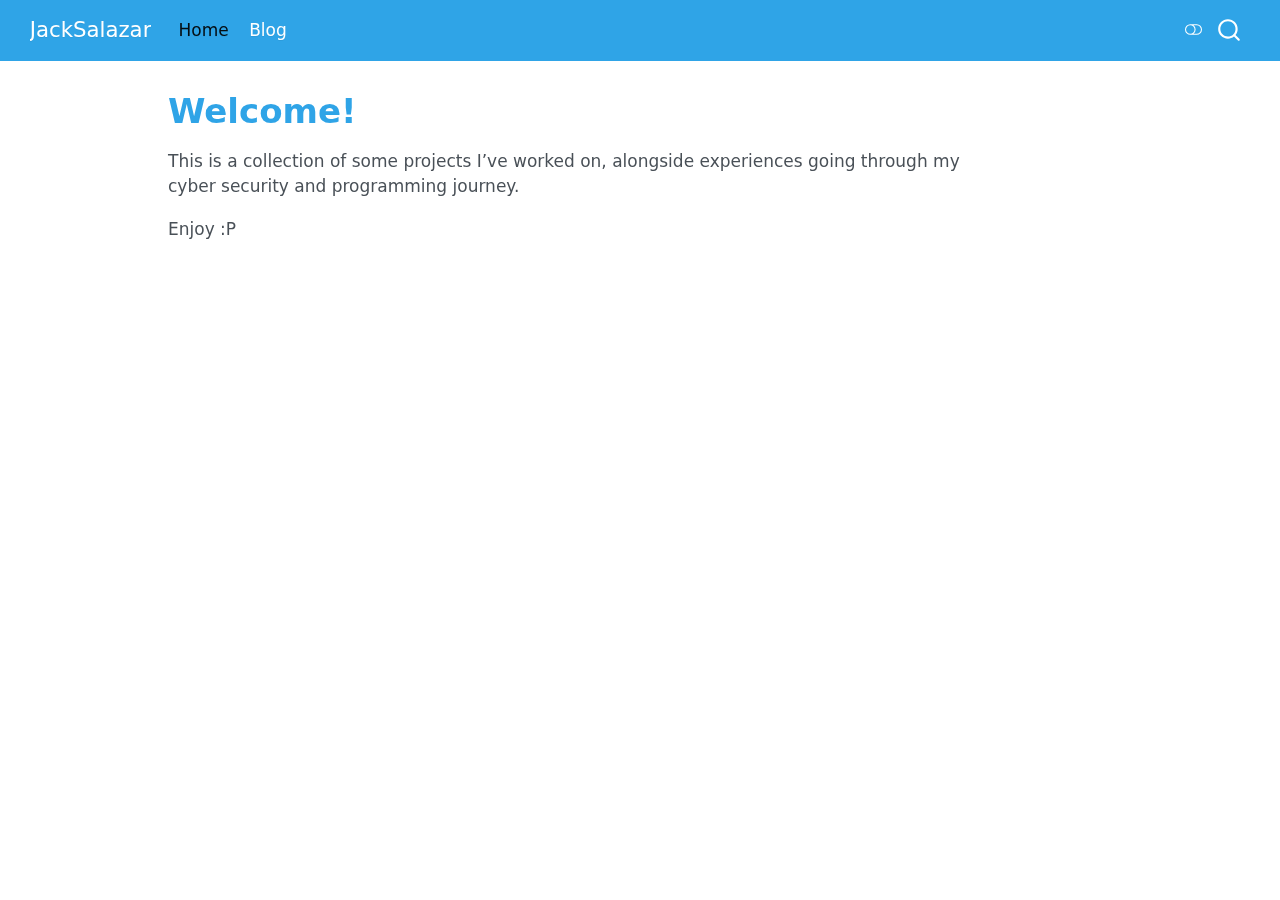
<file: index.html>
<!DOCTYPE html>
<html xmlns="http://www.w3.org/1999/xhtml" lang="en" xml:lang="en"><head>

<meta charset="utf-8">
<meta name="generator" content="quarto-1.7.31">

<meta name="viewport" content="width=device-width, initial-scale=1.0, user-scalable=yes">


<title>Welcome! – JackSalazar</title>
<style>
code{white-space: pre-wrap;}
span.smallcaps{font-variant: small-caps;}
div.columns{display: flex; gap: min(4vw, 1.5em);}
div.column{flex: auto; overflow-x: auto;}
div.hanging-indent{margin-left: 1.5em; text-indent: -1.5em;}
ul.task-list{list-style: none;}
ul.task-list li input[type="checkbox"] {
  width: 0.8em;
  margin: 0 0.8em 0.2em -1em; /* quarto-specific, see https://github.com/quarto-dev/quarto-cli/issues/4556 */ 
  vertical-align: middle;
}
</style>


<script src="site_libs/quarto-nav/quarto-nav.js"></script>
<script src="site_libs/quarto-nav/headroom.min.js"></script>
<script src="site_libs/clipboard/clipboard.min.js"></script>
<script src="site_libs/quarto-search/autocomplete.umd.js"></script>
<script src="site_libs/quarto-search/fuse.min.js"></script>
<script src="site_libs/quarto-search/quarto-search.js"></script>
<meta name="quarto:offset" content="./">
<script src="site_libs/quarto-html/quarto.js" type="module"></script>
<script src="site_libs/quarto-html/tabsets/tabsets.js" type="module"></script>
<script src="site_libs/quarto-html/popper.min.js"></script>
<script src="site_libs/quarto-html/tippy.umd.min.js"></script>
<script src="site_libs/quarto-html/anchor.min.js"></script>
<link href="site_libs/quarto-html/tippy.css" rel="stylesheet">
<link href="site_libs/quarto-html/quarto-syntax-highlighting-e1a5c8363afafaef2c763b6775fbf3ca.css" rel="stylesheet" class="quarto-color-scheme" id="quarto-text-highlighting-styles">
<link href="site_libs/quarto-html/quarto-syntax-highlighting-dark-8ef56b68f8fa1e9d2ba328e99e439f80.css" rel="stylesheet" class="quarto-color-scheme quarto-color-alternate" id="quarto-text-highlighting-styles">
<link href="site_libs/quarto-html/quarto-syntax-highlighting-e1a5c8363afafaef2c763b6775fbf3ca.css" rel="stylesheet" class="quarto-color-scheme-extra" id="quarto-text-highlighting-styles">
<script src="site_libs/bootstrap/bootstrap.min.js"></script>
<link href="site_libs/bootstrap/bootstrap-icons.css" rel="stylesheet">
<link href="site_libs/bootstrap/bootstrap-7cbda569ada2894aaa4eb8330e880d51.min.css" rel="stylesheet" append-hash="true" class="quarto-color-scheme" id="quarto-bootstrap" data-mode="light">
<link href="site_libs/bootstrap/bootstrap-dark-c39978d0821f93e45d04ebd9cdef6d82.min.css" rel="stylesheet" append-hash="true" class="quarto-color-scheme quarto-color-alternate" id="quarto-bootstrap" data-mode="dark">
<link href="site_libs/bootstrap/bootstrap-7cbda569ada2894aaa4eb8330e880d51.min.css" rel="stylesheet" append-hash="true" class="quarto-color-scheme-extra" id="quarto-bootstrap" data-mode="light">
<script id="quarto-search-options" type="application/json">{
  "location": "navbar",
  "copy-button": false,
  "collapse-after": 3,
  "panel-placement": "end",
  "type": "overlay",
  "limit": 50,
  "keyboard-shortcut": [
    "f",
    "/",
    "s"
  ],
  "show-item-context": false,
  "language": {
    "search-no-results-text": "No results",
    "search-matching-documents-text": "matching documents",
    "search-copy-link-title": "Copy link to search",
    "search-hide-matches-text": "Hide additional matches",
    "search-more-match-text": "more match in this document",
    "search-more-matches-text": "more matches in this document",
    "search-clear-button-title": "Clear",
    "search-text-placeholder": "",
    "search-detached-cancel-button-title": "Cancel",
    "search-submit-button-title": "Submit",
    "search-label": "Search"
  }
}</script>


<link rel="stylesheet" href="styles.css">
</head>

<body class="nav-fixed quarto-light"><script id="quarto-html-before-body" type="application/javascript">
    const toggleBodyColorMode = (bsSheetEl) => {
      const mode = bsSheetEl.getAttribute("data-mode");
      const bodyEl = window.document.querySelector("body");
      if (mode === "dark") {
        bodyEl.classList.add("quarto-dark");
        bodyEl.classList.remove("quarto-light");
      } else {
        bodyEl.classList.add("quarto-light");
        bodyEl.classList.remove("quarto-dark");
      }
    }
    const toggleBodyColorPrimary = () => {
      const bsSheetEl = window.document.querySelector("link#quarto-bootstrap:not([rel=disabled-stylesheet])");
      if (bsSheetEl) {
        toggleBodyColorMode(bsSheetEl);
      }
    }
    const setColorSchemeToggle = (alternate) => {
      const toggles = window.document.querySelectorAll('.quarto-color-scheme-toggle');
      for (let i=0; i < toggles.length; i++) {
        const toggle = toggles[i];
        if (toggle) {
          if (alternate) {
            toggle.classList.add("alternate");
          } else {
            toggle.classList.remove("alternate");
          }
        }
      }
    };
    const toggleColorMode = (alternate) => {
      // Switch the stylesheets
      const primaryStylesheets = window.document.querySelectorAll('link.quarto-color-scheme:not(.quarto-color-alternate)');
      const alternateStylesheets = window.document.querySelectorAll('link.quarto-color-scheme.quarto-color-alternate');
      manageTransitions('#quarto-margin-sidebar .nav-link', false);
      if (alternate) {
        // note: dark is layered on light, we don't disable primary!
        enableStylesheet(alternateStylesheets);
        for (const sheetNode of alternateStylesheets) {
          if (sheetNode.id === "quarto-bootstrap") {
            toggleBodyColorMode(sheetNode);
          }
        }
      } else {
        disableStylesheet(alternateStylesheets);
        enableStylesheet(primaryStylesheets)
        toggleBodyColorPrimary();
      }
      manageTransitions('#quarto-margin-sidebar .nav-link', true);
      // Switch the toggles
      setColorSchemeToggle(alternate)
      // Hack to workaround the fact that safari doesn't
      // properly recolor the scrollbar when toggling (#1455)
      if (navigator.userAgent.indexOf('Safari') > 0 && navigator.userAgent.indexOf('Chrome') == -1) {
        manageTransitions("body", false);
        window.scrollTo(0, 1);
        setTimeout(() => {
          window.scrollTo(0, 0);
          manageTransitions("body", true);
        }, 40);
      }
    }
    const disableStylesheet = (stylesheets) => {
      for (let i=0; i < stylesheets.length; i++) {
        const stylesheet = stylesheets[i];
        stylesheet.rel = 'disabled-stylesheet';
      }
    }
    const enableStylesheet = (stylesheets) => {
      for (let i=0; i < stylesheets.length; i++) {
        const stylesheet = stylesheets[i];
        if(stylesheet.rel !== 'stylesheet') { // for Chrome, which will still FOUC without this check
          stylesheet.rel = 'stylesheet';
        }
      }
    }
    const manageTransitions = (selector, allowTransitions) => {
      const els = window.document.querySelectorAll(selector);
      for (let i=0; i < els.length; i++) {
        const el = els[i];
        if (allowTransitions) {
          el.classList.remove('notransition');
        } else {
          el.classList.add('notransition');
        }
      }
    }
    const isFileUrl = () => {
      return window.location.protocol === 'file:';
    }
    const hasAlternateSentinel = () => {
      let styleSentinel = getColorSchemeSentinel();
      if (styleSentinel !== null) {
        return styleSentinel === "alternate";
      } else {
        return false;
      }
    }
    const setStyleSentinel = (alternate) => {
      const value = alternate ? "alternate" : "default";
      if (!isFileUrl()) {
        window.localStorage.setItem("quarto-color-scheme", value);
      } else {
        localAlternateSentinel = value;
      }
    }
    const getColorSchemeSentinel = () => {
      if (!isFileUrl()) {
        const storageValue = window.localStorage.getItem("quarto-color-scheme");
        return storageValue != null ? storageValue : localAlternateSentinel;
      } else {
        return localAlternateSentinel;
      }
    }
    const toggleGiscusIfUsed = (isAlternate, darkModeDefault) => {
      const baseTheme = document.querySelector('#giscus-base-theme')?.value ?? 'light';
      const alternateTheme = document.querySelector('#giscus-alt-theme')?.value ?? 'dark';
      let newTheme = '';
      if(authorPrefersDark) {
        newTheme = isAlternate ? baseTheme : alternateTheme;
      } else {
        newTheme = isAlternate ? alternateTheme : baseTheme;
      }
      const changeGiscusTheme = () => {
        // From: https://github.com/giscus/giscus/issues/336
        const sendMessage = (message) => {
          const iframe = document.querySelector('iframe.giscus-frame');
          if (!iframe) return;
          iframe.contentWindow.postMessage({ giscus: message }, 'https://giscus.app');
        }
        sendMessage({
          setConfig: {
            theme: newTheme
          }
        });
      }
      const isGiscussLoaded = window.document.querySelector('iframe.giscus-frame') !== null;
      if (isGiscussLoaded) {
        changeGiscusTheme();
      }
    };
    const authorPrefersDark = false;
    const darkModeDefault = authorPrefersDark;
      document.querySelector('link#quarto-text-highlighting-styles.quarto-color-scheme-extra').rel = 'disabled-stylesheet';
      document.querySelector('link#quarto-bootstrap.quarto-color-scheme-extra').rel = 'disabled-stylesheet';
    let localAlternateSentinel = darkModeDefault ? 'alternate' : 'default';
    // Dark / light mode switch
    window.quartoToggleColorScheme = () => {
      // Read the current dark / light value
      let toAlternate = !hasAlternateSentinel();
      toggleColorMode(toAlternate);
      setStyleSentinel(toAlternate);
      toggleGiscusIfUsed(toAlternate, darkModeDefault);
      window.dispatchEvent(new Event('resize'));
    };
    // Switch to dark mode if need be
    if (hasAlternateSentinel()) {
      toggleColorMode(true);
    } else {
      toggleColorMode(false);
    }
  </script>

<div id="quarto-search-results"></div>
  <header id="quarto-header" class="headroom fixed-top">
    <nav class="navbar navbar-expand-lg " data-bs-theme="dark">
      <div class="navbar-container container-fluid">
      <div class="navbar-brand-container mx-auto">
    <a class="navbar-brand" href="./index.html">
    <span class="navbar-title">JackSalazar</span>
    </a>
  </div>
            <div id="quarto-search" class="" title="Search"></div>
          <button class="navbar-toggler" type="button" data-bs-toggle="collapse" data-bs-target="#navbarCollapse" aria-controls="navbarCollapse" role="menu" aria-expanded="false" aria-label="Toggle navigation" onclick="if (window.quartoToggleHeadroom) { window.quartoToggleHeadroom(); }">
  <span class="navbar-toggler-icon"></span>
</button>
          <div class="collapse navbar-collapse" id="navbarCollapse">
            <ul class="navbar-nav navbar-nav-scroll me-auto">
  <li class="nav-item">
    <a class="nav-link active" href="./index.html" aria-current="page"> 
<span class="menu-text">Home</span></a>
  </li>  
  <li class="nav-item">
    <a class="nav-link" href="./blog/index.html"> 
<span class="menu-text">Blog</span></a>
  </li>  
</ul>
          </div> <!-- /navcollapse -->
            <div class="quarto-navbar-tools">
  <a href="" class="quarto-color-scheme-toggle quarto-navigation-tool  px-1" onclick="window.quartoToggleColorScheme(); return false;" title="Toggle dark mode"><i class="bi"></i></a>
</div>
      </div> <!-- /container-fluid -->
    </nav>
</header>
<!-- content -->
<div id="quarto-content" class="quarto-container page-columns page-rows-contents page-layout-article page-navbar">
<!-- sidebar -->
<!-- margin-sidebar -->
    <div id="quarto-margin-sidebar" class="sidebar margin-sidebar zindex-bottom">
        
    </div>
<!-- main -->
<main class="content" id="quarto-document-content">


<header id="title-block-header" class="quarto-title-block default">
<div class="quarto-title">
<h1 class="title">Welcome!</h1>
</div>



<div class="quarto-title-meta">

    
  
    
  </div>
  


</header>


<p>This is a collection of some projects I’ve worked on, alongside experiences going through my cyber security and programming journey.</p>
<p>Enjoy :P</p>



</main> <!-- /main -->
<script id="quarto-html-after-body" type="application/javascript">
  window.document.addEventListener("DOMContentLoaded", function (event) {
    // Ensure there is a toggle, if there isn't float one in the top right
    if (window.document.querySelector('.quarto-color-scheme-toggle') === null) {
      const a = window.document.createElement('a');
      a.classList.add('top-right');
      a.classList.add('quarto-color-scheme-toggle');
      a.href = "";
      a.onclick = function() { try { window.quartoToggleColorScheme(); } catch {} return false; };
      const i = window.document.createElement("i");
      i.classList.add('bi');
      a.appendChild(i);
      window.document.body.appendChild(a);
    }
    setColorSchemeToggle(hasAlternateSentinel())
    const icon = "";
    const anchorJS = new window.AnchorJS();
    anchorJS.options = {
      placement: 'right',
      icon: icon
    };
    anchorJS.add('.anchored');
    const isCodeAnnotation = (el) => {
      for (const clz of el.classList) {
        if (clz.startsWith('code-annotation-')) {                     
          return true;
        }
      }
      return false;
    }
    const onCopySuccess = function(e) {
      // button target
      const button = e.trigger;
      // don't keep focus
      button.blur();
      // flash "checked"
      button.classList.add('code-copy-button-checked');
      var currentTitle = button.getAttribute("title");
      button.setAttribute("title", "Copied!");
      let tooltip;
      if (window.bootstrap) {
        button.setAttribute("data-bs-toggle", "tooltip");
        button.setAttribute("data-bs-placement", "left");
        button.setAttribute("data-bs-title", "Copied!");
        tooltip = new bootstrap.Tooltip(button, 
          { trigger: "manual", 
            customClass: "code-copy-button-tooltip",
            offset: [0, -8]});
        tooltip.show();    
      }
      setTimeout(function() {
        if (tooltip) {
          tooltip.hide();
          button.removeAttribute("data-bs-title");
          button.removeAttribute("data-bs-toggle");
          button.removeAttribute("data-bs-placement");
        }
        button.setAttribute("title", currentTitle);
        button.classList.remove('code-copy-button-checked');
      }, 1000);
      // clear code selection
      e.clearSelection();
    }
    const getTextToCopy = function(trigger) {
        const codeEl = trigger.previousElementSibling.cloneNode(true);
        for (const childEl of codeEl.children) {
          if (isCodeAnnotation(childEl)) {
            childEl.remove();
          }
        }
        return codeEl.innerText;
    }
    const clipboard = new window.ClipboardJS('.code-copy-button:not([data-in-quarto-modal])', {
      text: getTextToCopy
    });
    clipboard.on('success', onCopySuccess);
    if (window.document.getElementById('quarto-embedded-source-code-modal')) {
      const clipboardModal = new window.ClipboardJS('.code-copy-button[data-in-quarto-modal]', {
        text: getTextToCopy,
        container: window.document.getElementById('quarto-embedded-source-code-modal')
      });
      clipboardModal.on('success', onCopySuccess);
    }
      var localhostRegex = new RegExp(/^(?:http|https):\/\/localhost\:?[0-9]*\//);
      var mailtoRegex = new RegExp(/^mailto:/);
        var filterRegex = new RegExp("https:\/\/JackSalazar\.github\.io\/");
      var isInternal = (href) => {
          return filterRegex.test(href) || localhostRegex.test(href) || mailtoRegex.test(href);
      }
      // Inspect non-navigation links and adorn them if external
     var links = window.document.querySelectorAll('a[href]:not(.nav-link):not(.navbar-brand):not(.toc-action):not(.sidebar-link):not(.sidebar-item-toggle):not(.pagination-link):not(.no-external):not([aria-hidden]):not(.dropdown-item):not(.quarto-navigation-tool):not(.about-link)');
      for (var i=0; i<links.length; i++) {
        const link = links[i];
        if (!isInternal(link.href)) {
          // undo the damage that might have been done by quarto-nav.js in the case of
          // links that we want to consider external
          if (link.dataset.originalHref !== undefined) {
            link.href = link.dataset.originalHref;
          }
        }
      }
    function tippyHover(el, contentFn, onTriggerFn, onUntriggerFn) {
      const config = {
        allowHTML: true,
        maxWidth: 500,
        delay: 100,
        arrow: false,
        appendTo: function(el) {
            return el.parentElement;
        },
        interactive: true,
        interactiveBorder: 10,
        theme: 'quarto',
        placement: 'bottom-start',
      };
      if (contentFn) {
        config.content = contentFn;
      }
      if (onTriggerFn) {
        config.onTrigger = onTriggerFn;
      }
      if (onUntriggerFn) {
        config.onUntrigger = onUntriggerFn;
      }
      window.tippy(el, config); 
    }
    const noterefs = window.document.querySelectorAll('a[role="doc-noteref"]');
    for (var i=0; i<noterefs.length; i++) {
      const ref = noterefs[i];
      tippyHover(ref, function() {
        // use id or data attribute instead here
        let href = ref.getAttribute('data-footnote-href') || ref.getAttribute('href');
        try { href = new URL(href).hash; } catch {}
        const id = href.replace(/^#\/?/, "");
        const note = window.document.getElementById(id);
        if (note) {
          return note.innerHTML;
        } else {
          return "";
        }
      });
    }
    const xrefs = window.document.querySelectorAll('a.quarto-xref');
    const processXRef = (id, note) => {
      // Strip column container classes
      const stripColumnClz = (el) => {
        el.classList.remove("page-full", "page-columns");
        if (el.children) {
          for (const child of el.children) {
            stripColumnClz(child);
          }
        }
      }
      stripColumnClz(note)
      if (id === null || id.startsWith('sec-')) {
        // Special case sections, only their first couple elements
        const container = document.createElement("div");
        if (note.children && note.children.length > 2) {
          container.appendChild(note.children[0].cloneNode(true));
          for (let i = 1; i < note.children.length; i++) {
            const child = note.children[i];
            if (child.tagName === "P" && child.innerText === "") {
              continue;
            } else {
              container.appendChild(child.cloneNode(true));
              break;
            }
          }
          if (window.Quarto?.typesetMath) {
            window.Quarto.typesetMath(container);
          }
          return container.innerHTML
        } else {
          if (window.Quarto?.typesetMath) {
            window.Quarto.typesetMath(note);
          }
          return note.innerHTML;
        }
      } else {
        // Remove any anchor links if they are present
        const anchorLink = note.querySelector('a.anchorjs-link');
        if (anchorLink) {
          anchorLink.remove();
        }
        if (window.Quarto?.typesetMath) {
          window.Quarto.typesetMath(note);
        }
        if (note.classList.contains("callout")) {
          return note.outerHTML;
        } else {
          return note.innerHTML;
        }
      }
    }
    for (var i=0; i<xrefs.length; i++) {
      const xref = xrefs[i];
      tippyHover(xref, undefined, function(instance) {
        instance.disable();
        let url = xref.getAttribute('href');
        let hash = undefined; 
        if (url.startsWith('#')) {
          hash = url;
        } else {
          try { hash = new URL(url).hash; } catch {}
        }
        if (hash) {
          const id = hash.replace(/^#\/?/, "");
          const note = window.document.getElementById(id);
          if (note !== null) {
            try {
              const html = processXRef(id, note.cloneNode(true));
              instance.setContent(html);
            } finally {
              instance.enable();
              instance.show();
            }
          } else {
            // See if we can fetch this
            fetch(url.split('#')[0])
            .then(res => res.text())
            .then(html => {
              const parser = new DOMParser();
              const htmlDoc = parser.parseFromString(html, "text/html");
              const note = htmlDoc.getElementById(id);
              if (note !== null) {
                const html = processXRef(id, note);
                instance.setContent(html);
              } 
            }).finally(() => {
              instance.enable();
              instance.show();
            });
          }
        } else {
          // See if we can fetch a full url (with no hash to target)
          // This is a special case and we should probably do some content thinning / targeting
          fetch(url)
          .then(res => res.text())
          .then(html => {
            const parser = new DOMParser();
            const htmlDoc = parser.parseFromString(html, "text/html");
            const note = htmlDoc.querySelector('main.content');
            if (note !== null) {
              // This should only happen for chapter cross references
              // (since there is no id in the URL)
              // remove the first header
              if (note.children.length > 0 && note.children[0].tagName === "HEADER") {
                note.children[0].remove();
              }
              const html = processXRef(null, note);
              instance.setContent(html);
            } 
          }).finally(() => {
            instance.enable();
            instance.show();
          });
        }
      }, function(instance) {
      });
    }
        let selectedAnnoteEl;
        const selectorForAnnotation = ( cell, annotation) => {
          let cellAttr = 'data-code-cell="' + cell + '"';
          let lineAttr = 'data-code-annotation="' +  annotation + '"';
          const selector = 'span[' + cellAttr + '][' + lineAttr + ']';
          return selector;
        }
        const selectCodeLines = (annoteEl) => {
          const doc = window.document;
          const targetCell = annoteEl.getAttribute("data-target-cell");
          const targetAnnotation = annoteEl.getAttribute("data-target-annotation");
          const annoteSpan = window.document.querySelector(selectorForAnnotation(targetCell, targetAnnotation));
          const lines = annoteSpan.getAttribute("data-code-lines").split(",");
          const lineIds = lines.map((line) => {
            return targetCell + "-" + line;
          })
          let top = null;
          let height = null;
          let parent = null;
          if (lineIds.length > 0) {
              //compute the position of the single el (top and bottom and make a div)
              const el = window.document.getElementById(lineIds[0]);
              top = el.offsetTop;
              height = el.offsetHeight;
              parent = el.parentElement.parentElement;
            if (lineIds.length > 1) {
              const lastEl = window.document.getElementById(lineIds[lineIds.length - 1]);
              const bottom = lastEl.offsetTop + lastEl.offsetHeight;
              height = bottom - top;
            }
            if (top !== null && height !== null && parent !== null) {
              // cook up a div (if necessary) and position it 
              let div = window.document.getElementById("code-annotation-line-highlight");
              if (div === null) {
                div = window.document.createElement("div");
                div.setAttribute("id", "code-annotation-line-highlight");
                div.style.position = 'absolute';
                parent.appendChild(div);
              }
              div.style.top = top - 2 + "px";
              div.style.height = height + 4 + "px";
              div.style.left = 0;
              let gutterDiv = window.document.getElementById("code-annotation-line-highlight-gutter");
              if (gutterDiv === null) {
                gutterDiv = window.document.createElement("div");
                gutterDiv.setAttribute("id", "code-annotation-line-highlight-gutter");
                gutterDiv.style.position = 'absolute';
                const codeCell = window.document.getElementById(targetCell);
                const gutter = codeCell.querySelector('.code-annotation-gutter');
                gutter.appendChild(gutterDiv);
              }
              gutterDiv.style.top = top - 2 + "px";
              gutterDiv.style.height = height + 4 + "px";
            }
            selectedAnnoteEl = annoteEl;
          }
        };
        const unselectCodeLines = () => {
          const elementsIds = ["code-annotation-line-highlight", "code-annotation-line-highlight-gutter"];
          elementsIds.forEach((elId) => {
            const div = window.document.getElementById(elId);
            if (div) {
              div.remove();
            }
          });
          selectedAnnoteEl = undefined;
        };
          // Handle positioning of the toggle
      window.addEventListener(
        "resize",
        throttle(() => {
          elRect = undefined;
          if (selectedAnnoteEl) {
            selectCodeLines(selectedAnnoteEl);
          }
        }, 10)
      );
      function throttle(fn, ms) {
      let throttle = false;
      let timer;
        return (...args) => {
          if(!throttle) { // first call gets through
              fn.apply(this, args);
              throttle = true;
          } else { // all the others get throttled
              if(timer) clearTimeout(timer); // cancel #2
              timer = setTimeout(() => {
                fn.apply(this, args);
                timer = throttle = false;
              }, ms);
          }
        };
      }
        // Attach click handler to the DT
        const annoteDls = window.document.querySelectorAll('dt[data-target-cell]');
        for (const annoteDlNode of annoteDls) {
          annoteDlNode.addEventListener('click', (event) => {
            const clickedEl = event.target;
            if (clickedEl !== selectedAnnoteEl) {
              unselectCodeLines();
              const activeEl = window.document.querySelector('dt[data-target-cell].code-annotation-active');
              if (activeEl) {
                activeEl.classList.remove('code-annotation-active');
              }
              selectCodeLines(clickedEl);
              clickedEl.classList.add('code-annotation-active');
            } else {
              // Unselect the line
              unselectCodeLines();
              clickedEl.classList.remove('code-annotation-active');
            }
          });
        }
    const findCites = (el) => {
      const parentEl = el.parentElement;
      if (parentEl) {
        const cites = parentEl.dataset.cites;
        if (cites) {
          return {
            el,
            cites: cites.split(' ')
          };
        } else {
          return findCites(el.parentElement)
        }
      } else {
        return undefined;
      }
    };
    var bibliorefs = window.document.querySelectorAll('a[role="doc-biblioref"]');
    for (var i=0; i<bibliorefs.length; i++) {
      const ref = bibliorefs[i];
      const citeInfo = findCites(ref);
      if (citeInfo) {
        tippyHover(citeInfo.el, function() {
          var popup = window.document.createElement('div');
          citeInfo.cites.forEach(function(cite) {
            var citeDiv = window.document.createElement('div');
            citeDiv.classList.add('hanging-indent');
            citeDiv.classList.add('csl-entry');
            var biblioDiv = window.document.getElementById('ref-' + cite);
            if (biblioDiv) {
              citeDiv.innerHTML = biblioDiv.innerHTML;
            }
            popup.appendChild(citeDiv);
          });
          return popup.innerHTML;
        });
      }
    }
  });
  </script>
</div> <!-- /content -->




</body></html>
</file>
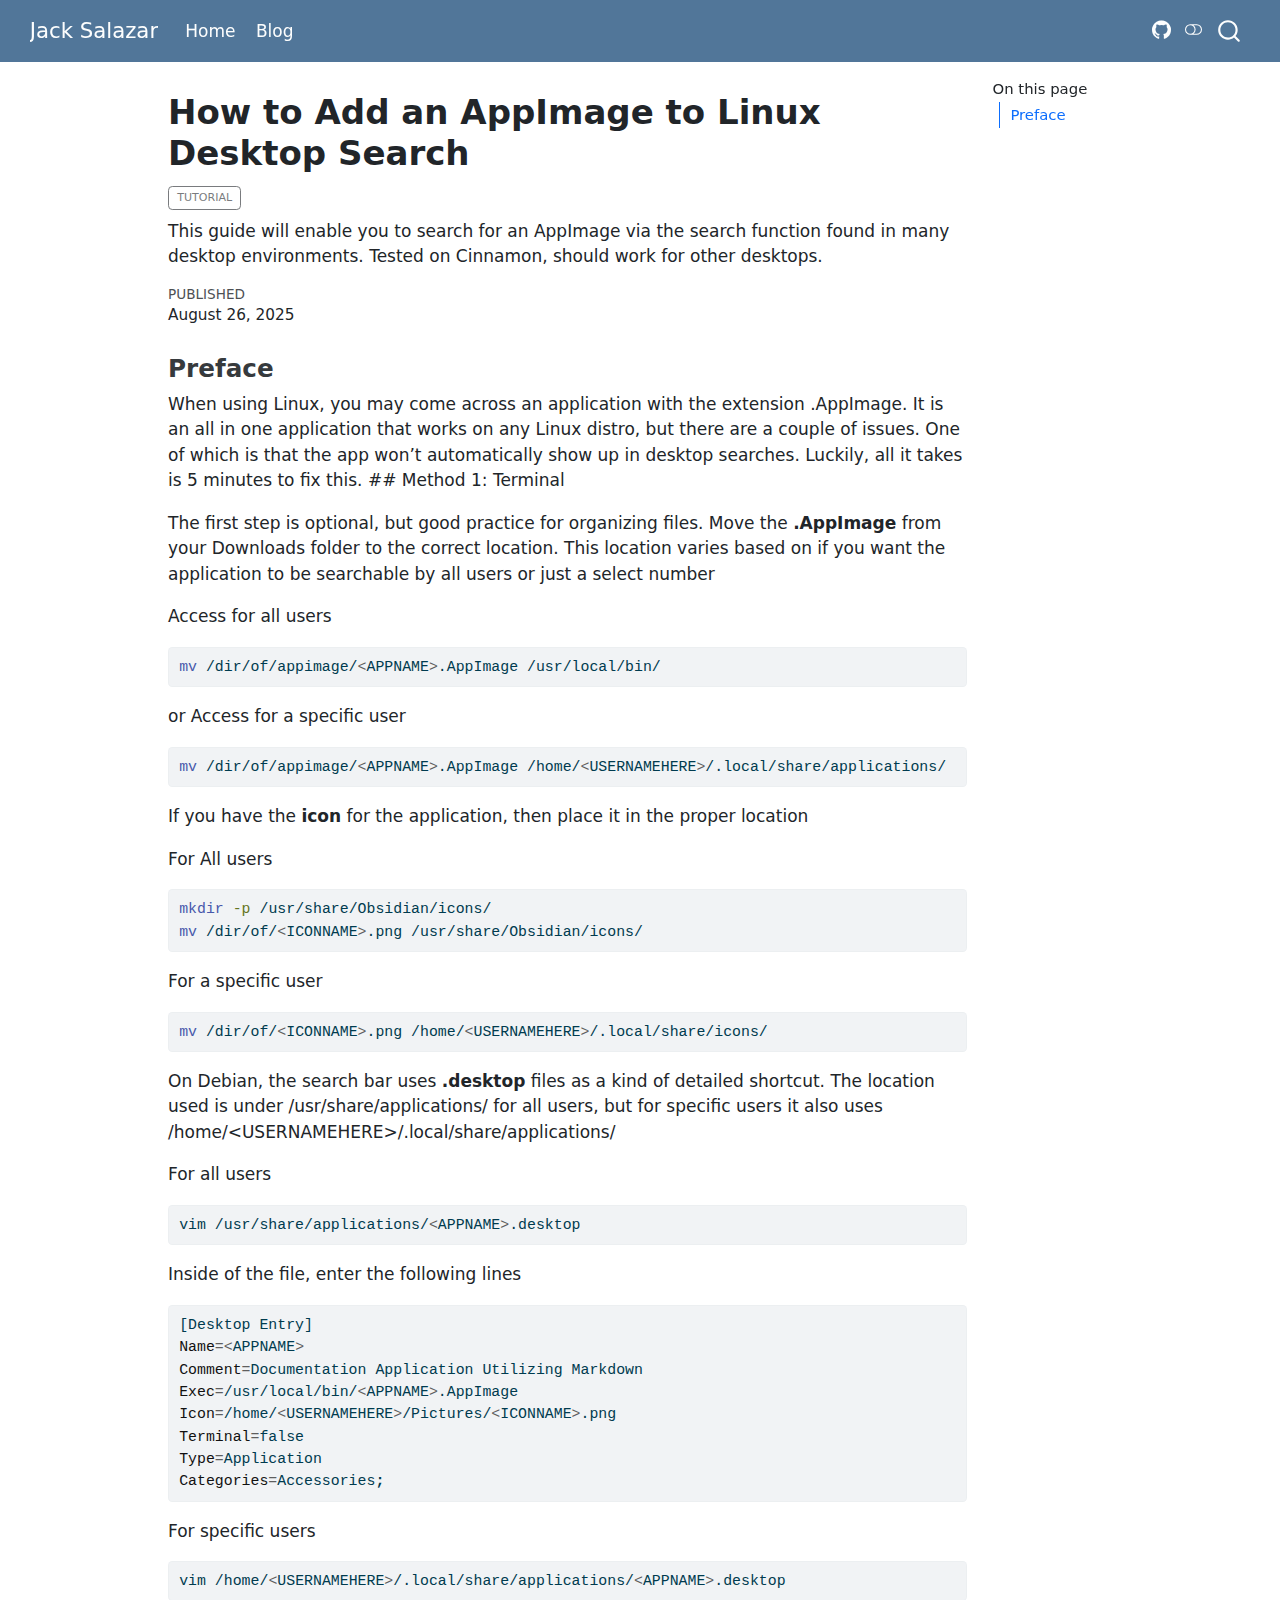
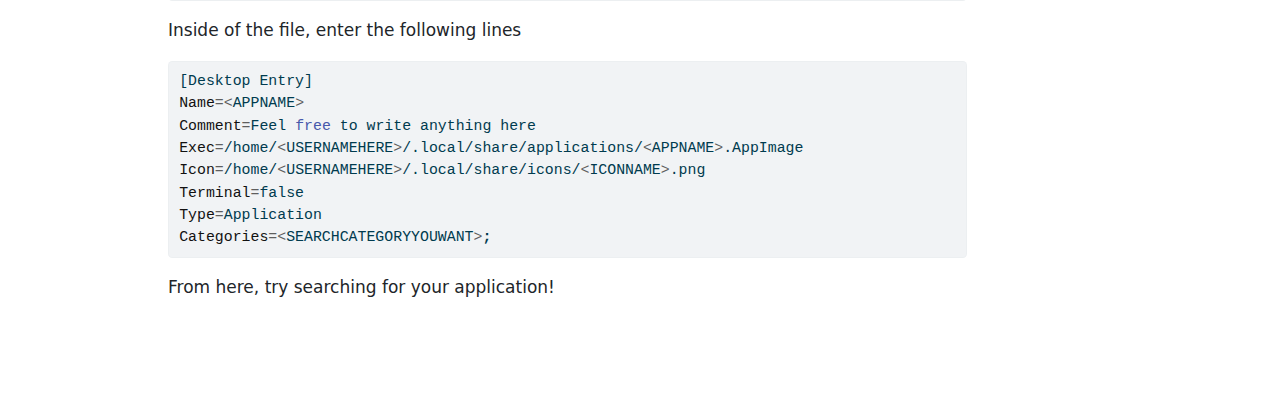
<file: blog/appsearch/index.html>
<!DOCTYPE html>
<html xmlns="http://www.w3.org/1999/xhtml" lang="en" xml:lang="en"><head>

<meta charset="utf-8">
<meta name="generator" content="quarto-1.7.33">

<meta name="viewport" content="width=device-width, initial-scale=1.0, user-scalable=yes">

<meta name="dcterms.date" content="2025-08-26">
<meta name="description" content="This guide will enable you to search for an AppImage via the search function found in many desktop environments. Tested on Cinnamon, should work for other desktops.">

<title>How to Add an AppImage to Linux Desktop Search – Jack Salazar</title>
<style>
code{white-space: pre-wrap;}
span.smallcaps{font-variant: small-caps;}
div.columns{display: flex; gap: min(4vw, 1.5em);}
div.column{flex: auto; overflow-x: auto;}
div.hanging-indent{margin-left: 1.5em; text-indent: -1.5em;}
ul.task-list{list-style: none;}
ul.task-list li input[type="checkbox"] {
  width: 0.8em;
  margin: 0 0.8em 0.2em -1em; /* quarto-specific, see https://github.com/quarto-dev/quarto-cli/issues/4556 */ 
  vertical-align: middle;
}
/* CSS for syntax highlighting */
html { -webkit-text-size-adjust: 100%; }
pre > code.sourceCode { white-space: pre; position: relative; }
pre > code.sourceCode > span { display: inline-block; line-height: 1.25; }
pre > code.sourceCode > span:empty { height: 1.2em; }
.sourceCode { overflow: visible; }
code.sourceCode > span { color: inherit; text-decoration: inherit; }
div.sourceCode { margin: 1em 0; }
pre.sourceCode { margin: 0; }
@media screen {
div.sourceCode { overflow: auto; }
}
@media print {
pre > code.sourceCode { white-space: pre-wrap; }
pre > code.sourceCode > span { text-indent: -5em; padding-left: 5em; }
}
pre.numberSource code
  { counter-reset: source-line 0; }
pre.numberSource code > span
  { position: relative; left: -4em; counter-increment: source-line; }
pre.numberSource code > span > a:first-child::before
  { content: counter(source-line);
    position: relative; left: -1em; text-align: right; vertical-align: baseline;
    border: none; display: inline-block;
    -webkit-touch-callout: none; -webkit-user-select: none;
    -khtml-user-select: none; -moz-user-select: none;
    -ms-user-select: none; user-select: none;
    padding: 0 4px; width: 4em;
  }
pre.numberSource { margin-left: 3em;  padding-left: 4px; }
div.sourceCode
  {   }
@media screen {
pre > code.sourceCode > span > a:first-child::before { text-decoration: underline; }
}
</style>


<script src="../../site_libs/quarto-nav/quarto-nav.js"></script>
<script src="../../site_libs/quarto-nav/headroom.min.js"></script>
<script src="../../site_libs/clipboard/clipboard.min.js"></script>
<script src="../../site_libs/quarto-search/autocomplete.umd.js"></script>
<script src="../../site_libs/quarto-search/fuse.min.js"></script>
<script src="../../site_libs/quarto-search/quarto-search.js"></script>
<meta name="quarto:offset" content="../../">
<script src="../../site_libs/quarto-html/quarto.js" type="module"></script>
<script src="../../site_libs/quarto-html/tabsets/tabsets.js" type="module"></script>
<script src="../../site_libs/quarto-html/popper.min.js"></script>
<script src="../../site_libs/quarto-html/tippy.umd.min.js"></script>
<script src="../../site_libs/quarto-html/anchor.min.js"></script>
<link href="../../site_libs/quarto-html/tippy.css" rel="stylesheet">
<link href="../../site_libs/quarto-html/quarto-syntax-highlighting-ea385d0e468b0dd5ea5bf0780b1290d9.css" rel="stylesheet" class="quarto-color-scheme" id="quarto-text-highlighting-styles">
<link href="../../site_libs/quarto-html/quarto-syntax-highlighting-dark-bc185b5c5bdbcb35c2eb49d8a876ef70.css" rel="stylesheet" class="quarto-color-scheme quarto-color-alternate" id="quarto-text-highlighting-styles">
<link href="../../site_libs/quarto-html/quarto-syntax-highlighting-ea385d0e468b0dd5ea5bf0780b1290d9.css" rel="stylesheet" class="quarto-color-scheme-extra" id="quarto-text-highlighting-styles">
<script src="../../site_libs/bootstrap/bootstrap.min.js"></script>
<link href="../../site_libs/bootstrap/bootstrap-icons.css" rel="stylesheet">
<link href="../../site_libs/bootstrap/bootstrap-6ef52b30d4130b5a8a6bc02bcd7e7872.min.css" rel="stylesheet" append-hash="true" class="quarto-color-scheme" id="quarto-bootstrap" data-mode="light">
<link href="../../site_libs/bootstrap/bootstrap-dark-f348d45a7e63171ec3d22a863ffce275.min.css" rel="stylesheet" append-hash="true" class="quarto-color-scheme quarto-color-alternate" id="quarto-bootstrap" data-mode="dark">
<link href="../../site_libs/bootstrap/bootstrap-6ef52b30d4130b5a8a6bc02bcd7e7872.min.css" rel="stylesheet" append-hash="true" class="quarto-color-scheme-extra" id="quarto-bootstrap" data-mode="light">
<script id="quarto-search-options" type="application/json">{
  "location": "navbar",
  "copy-button": false,
  "collapse-after": 3,
  "panel-placement": "end",
  "type": "overlay",
  "limit": 50,
  "keyboard-shortcut": [
    "f",
    "/",
    "s"
  ],
  "show-item-context": false,
  "language": {
    "search-no-results-text": "No results",
    "search-matching-documents-text": "matching documents",
    "search-copy-link-title": "Copy link to search",
    "search-hide-matches-text": "Hide additional matches",
    "search-more-match-text": "more match in this document",
    "search-more-matches-text": "more matches in this document",
    "search-clear-button-title": "Clear",
    "search-text-placeholder": "",
    "search-detached-cancel-button-title": "Cancel",
    "search-submit-button-title": "Submit",
    "search-label": "Search"
  }
}</script>


<link rel="stylesheet" href="../../styles.css">
</head>

<body class="nav-fixed quarto-light"><script id="quarto-html-before-body" type="application/javascript">
    const toggleBodyColorMode = (bsSheetEl) => {
      const mode = bsSheetEl.getAttribute("data-mode");
      const bodyEl = window.document.querySelector("body");
      if (mode === "dark") {
        bodyEl.classList.add("quarto-dark");
        bodyEl.classList.remove("quarto-light");
      } else {
        bodyEl.classList.add("quarto-light");
        bodyEl.classList.remove("quarto-dark");
      }
    }
    const toggleBodyColorPrimary = () => {
      const bsSheetEl = window.document.querySelector("link#quarto-bootstrap:not([rel=disabled-stylesheet])");
      if (bsSheetEl) {
        toggleBodyColorMode(bsSheetEl);
      }
    }
    const setColorSchemeToggle = (alternate) => {
      const toggles = window.document.querySelectorAll('.quarto-color-scheme-toggle');
      for (let i=0; i < toggles.length; i++) {
        const toggle = toggles[i];
        if (toggle) {
          if (alternate) {
            toggle.classList.add("alternate");
          } else {
            toggle.classList.remove("alternate");
          }
        }
      }
    };
    const toggleColorMode = (alternate) => {
      // Switch the stylesheets
      const primaryStylesheets = window.document.querySelectorAll('link.quarto-color-scheme:not(.quarto-color-alternate)');
      const alternateStylesheets = window.document.querySelectorAll('link.quarto-color-scheme.quarto-color-alternate');
      manageTransitions('#quarto-margin-sidebar .nav-link', false);
      if (alternate) {
        // note: dark is layered on light, we don't disable primary!
        enableStylesheet(alternateStylesheets);
        for (const sheetNode of alternateStylesheets) {
          if (sheetNode.id === "quarto-bootstrap") {
            toggleBodyColorMode(sheetNode);
          }
        }
      } else {
        disableStylesheet(alternateStylesheets);
        enableStylesheet(primaryStylesheets)
        toggleBodyColorPrimary();
      }
      manageTransitions('#quarto-margin-sidebar .nav-link', true);
      // Switch the toggles
      setColorSchemeToggle(alternate)
      // Hack to workaround the fact that safari doesn't
      // properly recolor the scrollbar when toggling (#1455)
      if (navigator.userAgent.indexOf('Safari') > 0 && navigator.userAgent.indexOf('Chrome') == -1) {
        manageTransitions("body", false);
        window.scrollTo(0, 1);
        setTimeout(() => {
          window.scrollTo(0, 0);
          manageTransitions("body", true);
        }, 40);
      }
    }
    const disableStylesheet = (stylesheets) => {
      for (let i=0; i < stylesheets.length; i++) {
        const stylesheet = stylesheets[i];
        stylesheet.rel = 'disabled-stylesheet';
      }
    }
    const enableStylesheet = (stylesheets) => {
      for (let i=0; i < stylesheets.length; i++) {
        const stylesheet = stylesheets[i];
        if(stylesheet.rel !== 'stylesheet') { // for Chrome, which will still FOUC without this check
          stylesheet.rel = 'stylesheet';
        }
      }
    }
    const manageTransitions = (selector, allowTransitions) => {
      const els = window.document.querySelectorAll(selector);
      for (let i=0; i < els.length; i++) {
        const el = els[i];
        if (allowTransitions) {
          el.classList.remove('notransition');
        } else {
          el.classList.add('notransition');
        }
      }
    }
    const isFileUrl = () => {
      return window.location.protocol === 'file:';
    }
    const hasAlternateSentinel = () => {
      let styleSentinel = getColorSchemeSentinel();
      if (styleSentinel !== null) {
        return styleSentinel === "alternate";
      } else {
        return false;
      }
    }
    const setStyleSentinel = (alternate) => {
      const value = alternate ? "alternate" : "default";
      if (!isFileUrl()) {
        window.localStorage.setItem("quarto-color-scheme", value);
      } else {
        localAlternateSentinel = value;
      }
    }
    const getColorSchemeSentinel = () => {
      if (!isFileUrl()) {
        const storageValue = window.localStorage.getItem("quarto-color-scheme");
        return storageValue != null ? storageValue : localAlternateSentinel;
      } else {
        return localAlternateSentinel;
      }
    }
    const toggleGiscusIfUsed = (isAlternate, darkModeDefault) => {
      const baseTheme = document.querySelector('#giscus-base-theme')?.value ?? 'light';
      const alternateTheme = document.querySelector('#giscus-alt-theme')?.value ?? 'dark';
      let newTheme = '';
      if(authorPrefersDark) {
        newTheme = isAlternate ? baseTheme : alternateTheme;
      } else {
        newTheme = isAlternate ? alternateTheme : baseTheme;
      }
      const changeGiscusTheme = () => {
        // From: https://github.com/giscus/giscus/issues/336
        const sendMessage = (message) => {
          const iframe = document.querySelector('iframe.giscus-frame');
          if (!iframe) return;
          iframe.contentWindow.postMessage({ giscus: message }, 'https://giscus.app');
        }
        sendMessage({
          setConfig: {
            theme: newTheme
          }
        });
      }
      const isGiscussLoaded = window.document.querySelector('iframe.giscus-frame') !== null;
      if (isGiscussLoaded) {
        changeGiscusTheme();
      }
    };
    const authorPrefersDark = false;
    const darkModeDefault = authorPrefersDark;
      document.querySelector('link#quarto-text-highlighting-styles.quarto-color-scheme-extra').rel = 'disabled-stylesheet';
      document.querySelector('link#quarto-bootstrap.quarto-color-scheme-extra').rel = 'disabled-stylesheet';
    let localAlternateSentinel = darkModeDefault ? 'alternate' : 'default';
    // Dark / light mode switch
    window.quartoToggleColorScheme = () => {
      // Read the current dark / light value
      let toAlternate = !hasAlternateSentinel();
      toggleColorMode(toAlternate);
      setStyleSentinel(toAlternate);
      toggleGiscusIfUsed(toAlternate, darkModeDefault);
      window.dispatchEvent(new Event('resize'));
    };
    // Switch to dark mode if need be
    if (hasAlternateSentinel()) {
      toggleColorMode(true);
    } else {
      toggleColorMode(false);
    }
  </script>

<div id="quarto-search-results"></div>
  <header id="quarto-header" class="headroom fixed-top">
    <nav class="navbar navbar-expand-lg " data-bs-theme="dark">
      <div class="navbar-container container-fluid">
      <div class="navbar-brand-container mx-auto">
    <a class="navbar-brand" href="../../index.html">
    <span class="navbar-title">Jack Salazar</span>
    </a>
  </div>
            <div id="quarto-search" class="" title="Search"></div>
          <button class="navbar-toggler" type="button" data-bs-toggle="collapse" data-bs-target="#navbarCollapse" aria-controls="navbarCollapse" role="menu" aria-expanded="false" aria-label="Toggle navigation" onclick="if (window.quartoToggleHeadroom) { window.quartoToggleHeadroom(); }">
  <span class="navbar-toggler-icon"></span>
</button>
          <div class="collapse navbar-collapse" id="navbarCollapse">
            <ul class="navbar-nav navbar-nav-scroll me-auto">
  <li class="nav-item">
    <a class="nav-link" href="../../index.html"> 
<span class="menu-text">Home</span></a>
  </li>  
  <li class="nav-item">
    <a class="nav-link" href="../../blog/index.html"> 
<span class="menu-text">Blog</span></a>
  </li>  
</ul>
            <ul class="navbar-nav navbar-nav-scroll ms-auto">
  <li class="nav-item compact">
    <a class="nav-link" href="https://github.com/JackSalazar"> <i class="bi bi-github" role="img">
</i> 
<span class="menu-text"></span></a>
  </li>  
</ul>
          </div> <!-- /navcollapse -->
            <div class="quarto-navbar-tools">
  <a href="" class="quarto-color-scheme-toggle quarto-navigation-tool  px-1" onclick="window.quartoToggleColorScheme(); return false;" title="Toggle dark mode"><i class="bi"></i></a>
</div>
      </div> <!-- /container-fluid -->
    </nav>
</header>
<!-- content -->
<div id="quarto-content" class="quarto-container page-columns page-rows-contents page-layout-article page-navbar">
<!-- sidebar -->
<!-- margin-sidebar -->
    <div id="quarto-margin-sidebar" class="sidebar margin-sidebar">
        <nav id="TOC" role="doc-toc" class="toc-active">
    <h2 id="toc-title">On this page</h2>
   
  <ul>
  <li><a href="#preface" id="toc-preface" class="nav-link active" data-scroll-target="#preface">Preface</a></li>
  </ul>
</nav>
    </div>
<!-- main -->
<main class="content" id="quarto-document-content">


<header id="title-block-header" class="quarto-title-block default">
<div class="quarto-title">
<h1 class="title">How to Add an AppImage to Linux Desktop Search</h1>
  <div class="quarto-categories">
    <div class="quarto-category">Tutorial</div>
  </div>
  </div>

<div>
  <div class="description">
    This guide will enable you to search for an AppImage via the search function found in many desktop environments. Tested on Cinnamon, should work for other desktops.
  </div>
</div>


<div class="quarto-title-meta">

    
    <div>
    <div class="quarto-title-meta-heading">Published</div>
    <div class="quarto-title-meta-contents">
      <p class="date">August 26, 2025</p>
    </div>
  </div>
  
    
  </div>
  


</header>


<section id="preface" class="level3">
<h3 class="anchored" data-anchor-id="preface">Preface</h3>
<p>When using Linux, you may come across an application with the extension .AppImage. It is an all in one application that works on any Linux distro, but there are a couple of issues. One of which is that the app won’t automatically show up in desktop searches. Luckily, all it takes is 5 minutes to fix this. ## Method 1: Terminal</p>
<p>The first step is optional, but good practice for organizing files. Move the <strong>.AppImage</strong> from your Downloads folder to the correct location. This location varies based on if you want the application to be searchable by all users or just a select number</p>
<p>Access for all users</p>
<div class="sourceCode" id="cb1"><pre class="sourceCode bash code-with-copy"><code class="sourceCode bash"><span id="cb1-1"><a href="#cb1-1" aria-hidden="true" tabindex="-1"></a><span class="fu">mv</span> /dir/of/appimage/<span class="op">&lt;</span>APPNAME<span class="op">&gt;</span>.AppImage /usr/local/bin/</span></code><button title="Copy to Clipboard" class="code-copy-button"><i class="bi"></i></button></pre></div>
<p>or Access for a specific user</p>
<div class="sourceCode" id="cb2"><pre class="sourceCode bash code-with-copy"><code class="sourceCode bash"><span id="cb2-1"><a href="#cb2-1" aria-hidden="true" tabindex="-1"></a><span class="fu">mv</span> /dir/of/appimage/<span class="op">&lt;</span>APPNAME<span class="op">&gt;</span>.AppImage /home/<span class="op">&lt;</span>USERNAMEHERE<span class="op">&gt;</span>/.local/share/applications/</span></code><button title="Copy to Clipboard" class="code-copy-button"><i class="bi"></i></button></pre></div>
<p>If you have the <strong>icon</strong> for the application, then place it in the proper location</p>
<p>For All users</p>
<div class="sourceCode" id="cb3"><pre class="sourceCode bash code-with-copy"><code class="sourceCode bash"><span id="cb3-1"><a href="#cb3-1" aria-hidden="true" tabindex="-1"></a><span class="fu">mkdir</span> <span class="at">-p</span> /usr/share/Obsidian/icons/</span>
<span id="cb3-2"><a href="#cb3-2" aria-hidden="true" tabindex="-1"></a><span class="fu">mv</span> /dir/of/<span class="op">&lt;</span>ICONNAME<span class="op">&gt;</span>.png /usr/share/Obsidian/icons/</span></code><button title="Copy to Clipboard" class="code-copy-button"><i class="bi"></i></button></pre></div>
<p>For a specific user</p>
<div class="sourceCode" id="cb4"><pre class="sourceCode bash code-with-copy"><code class="sourceCode bash"><span id="cb4-1"><a href="#cb4-1" aria-hidden="true" tabindex="-1"></a><span class="fu">mv</span> /dir/of/<span class="op">&lt;</span>ICONNAME<span class="op">&gt;</span>.png /home/<span class="op">&lt;</span>USERNAMEHERE<span class="op">&gt;</span>/.local/share/icons/</span></code><button title="Copy to Clipboard" class="code-copy-button"><i class="bi"></i></button></pre></div>
<p>On Debian, the search bar uses <strong>.desktop</strong> files as a kind of detailed shortcut. The location used is under /usr/share/applications/ for all users, but for specific users it also uses /home/&lt;USERNAMEHERE&gt;/.local/share/applications/</p>
<p>For all users</p>
<div class="sourceCode" id="cb5"><pre class="sourceCode bash code-with-copy"><code class="sourceCode bash"><span id="cb5-1"><a href="#cb5-1" aria-hidden="true" tabindex="-1"></a><span class="ex">vim</span> /usr/share/applications/<span class="op">&lt;</span>APPNAME<span class="op">&gt;</span>.desktop</span></code><button title="Copy to Clipboard" class="code-copy-button"><i class="bi"></i></button></pre></div>
<p>Inside of the file, enter the following lines</p>
<div class="sourceCode" id="cb6"><pre class="sourceCode bash code-with-copy"><code class="sourceCode bash"><span id="cb6-1"><a href="#cb6-1" aria-hidden="true" tabindex="-1"></a><span class="ex">[Desktop</span> Entry]</span>
<span id="cb6-2"><a href="#cb6-2" aria-hidden="true" tabindex="-1"></a><span class="va">Name</span><span class="op">=&lt;</span>APPNAME<span class="op">&gt;</span></span>
<span id="cb6-3"><a href="#cb6-3" aria-hidden="true" tabindex="-1"></a><span class="va">Comment</span><span class="op">=</span>Documentation <span class="ex">Application</span> Utilizing Markdown</span>
<span id="cb6-4"><a href="#cb6-4" aria-hidden="true" tabindex="-1"></a><span class="va">Exec</span><span class="op">=</span>/usr/local/bin/<span class="op">&lt;</span>APPNAME<span class="op">&gt;</span>.AppImage</span>
<span id="cb6-5"><a href="#cb6-5" aria-hidden="true" tabindex="-1"></a><span class="va">Icon</span><span class="op">=</span>/home/<span class="op">&lt;</span>USERNAMEHERE<span class="op">&gt;</span>/Pictures/<span class="op">&lt;</span>ICONNAME<span class="op">&gt;</span>.png</span>
<span id="cb6-6"><a href="#cb6-6" aria-hidden="true" tabindex="-1"></a><span class="va">Terminal</span><span class="op">=</span>false</span>
<span id="cb6-7"><a href="#cb6-7" aria-hidden="true" tabindex="-1"></a><span class="va">Type</span><span class="op">=</span>Application</span>
<span id="cb6-8"><a href="#cb6-8" aria-hidden="true" tabindex="-1"></a><span class="va">Categories</span><span class="op">=</span>Accessories<span class="kw">;</span></span></code><button title="Copy to Clipboard" class="code-copy-button"><i class="bi"></i></button></pre></div>
<p>For specific users</p>
<div class="sourceCode" id="cb7"><pre class="sourceCode bash code-with-copy"><code class="sourceCode bash"><span id="cb7-1"><a href="#cb7-1" aria-hidden="true" tabindex="-1"></a><span class="ex">vim</span> /home/<span class="op">&lt;</span>USERNAMEHERE<span class="op">&gt;</span>/.local/share/applications/<span class="op">&lt;</span>APPNAME<span class="op">&gt;</span>.desktop</span></code><button title="Copy to Clipboard" class="code-copy-button"><i class="bi"></i></button></pre></div>
<p>Inside of the file, enter the following lines</p>
<div class="sourceCode" id="cb8"><pre class="sourceCode bash code-with-copy"><code class="sourceCode bash"><span id="cb8-1"><a href="#cb8-1" aria-hidden="true" tabindex="-1"></a><span class="ex">[Desktop</span> Entry]</span>
<span id="cb8-2"><a href="#cb8-2" aria-hidden="true" tabindex="-1"></a><span class="va">Name</span><span class="op">=&lt;</span>APPNAME<span class="op">&gt;</span></span>
<span id="cb8-3"><a href="#cb8-3" aria-hidden="true" tabindex="-1"></a><span class="va">Comment</span><span class="op">=</span>Feel <span class="fu">free</span> to write anything here</span>
<span id="cb8-4"><a href="#cb8-4" aria-hidden="true" tabindex="-1"></a><span class="va">Exec</span><span class="op">=</span>/home/<span class="op">&lt;</span>USERNAMEHERE<span class="op">&gt;</span>/.local/share/applications/<span class="op">&lt;</span>APPNAME<span class="op">&gt;</span>.AppImage</span>
<span id="cb8-5"><a href="#cb8-5" aria-hidden="true" tabindex="-1"></a><span class="va">Icon</span><span class="op">=</span>/home/<span class="op">&lt;</span>USERNAMEHERE<span class="op">&gt;</span>/.local/share/icons/<span class="op">&lt;</span>ICONNAME<span class="op">&gt;</span>.png</span>
<span id="cb8-6"><a href="#cb8-6" aria-hidden="true" tabindex="-1"></a><span class="va">Terminal</span><span class="op">=</span>false</span>
<span id="cb8-7"><a href="#cb8-7" aria-hidden="true" tabindex="-1"></a><span class="va">Type</span><span class="op">=</span>Application</span>
<span id="cb8-8"><a href="#cb8-8" aria-hidden="true" tabindex="-1"></a><span class="va">Categories</span><span class="op">=&lt;</span>SEARCHCATEGORYYOUWANT<span class="op">&gt;</span><span class="kw">;</span></span></code><button title="Copy to Clipboard" class="code-copy-button"><i class="bi"></i></button></pre></div>
<p>From here, try searching for your application!</p>


</section>

</main> <!-- /main -->
<script id="quarto-html-after-body" type="application/javascript">
  window.document.addEventListener("DOMContentLoaded", function (event) {
    // Ensure there is a toggle, if there isn't float one in the top right
    if (window.document.querySelector('.quarto-color-scheme-toggle') === null) {
      const a = window.document.createElement('a');
      a.classList.add('top-right');
      a.classList.add('quarto-color-scheme-toggle');
      a.href = "";
      a.onclick = function() { try { window.quartoToggleColorScheme(); } catch {} return false; };
      const i = window.document.createElement("i");
      i.classList.add('bi');
      a.appendChild(i);
      window.document.body.appendChild(a);
    }
    setColorSchemeToggle(hasAlternateSentinel())
    const icon = "";
    const anchorJS = new window.AnchorJS();
    anchorJS.options = {
      placement: 'right',
      icon: icon
    };
    anchorJS.add('.anchored');
    const isCodeAnnotation = (el) => {
      for (const clz of el.classList) {
        if (clz.startsWith('code-annotation-')) {                     
          return true;
        }
      }
      return false;
    }
    const onCopySuccess = function(e) {
      // button target
      const button = e.trigger;
      // don't keep focus
      button.blur();
      // flash "checked"
      button.classList.add('code-copy-button-checked');
      var currentTitle = button.getAttribute("title");
      button.setAttribute("title", "Copied!");
      let tooltip;
      if (window.bootstrap) {
        button.setAttribute("data-bs-toggle", "tooltip");
        button.setAttribute("data-bs-placement", "left");
        button.setAttribute("data-bs-title", "Copied!");
        tooltip = new bootstrap.Tooltip(button, 
          { trigger: "manual", 
            customClass: "code-copy-button-tooltip",
            offset: [0, -8]});
        tooltip.show();    
      }
      setTimeout(function() {
        if (tooltip) {
          tooltip.hide();
          button.removeAttribute("data-bs-title");
          button.removeAttribute("data-bs-toggle");
          button.removeAttribute("data-bs-placement");
        }
        button.setAttribute("title", currentTitle);
        button.classList.remove('code-copy-button-checked');
      }, 1000);
      // clear code selection
      e.clearSelection();
    }
    const getTextToCopy = function(trigger) {
        const codeEl = trigger.previousElementSibling.cloneNode(true);
        for (const childEl of codeEl.children) {
          if (isCodeAnnotation(childEl)) {
            childEl.remove();
          }
        }
        return codeEl.innerText;
    }
    const clipboard = new window.ClipboardJS('.code-copy-button:not([data-in-quarto-modal])', {
      text: getTextToCopy
    });
    clipboard.on('success', onCopySuccess);
    if (window.document.getElementById('quarto-embedded-source-code-modal')) {
      const clipboardModal = new window.ClipboardJS('.code-copy-button[data-in-quarto-modal]', {
        text: getTextToCopy,
        container: window.document.getElementById('quarto-embedded-source-code-modal')
      });
      clipboardModal.on('success', onCopySuccess);
    }
      var localhostRegex = new RegExp(/^(?:http|https):\/\/localhost\:?[0-9]*\//);
      var mailtoRegex = new RegExp(/^mailto:/);
        var filterRegex = new RegExp("https:\/\/JackSalazar\.github\.io\/");
      var isInternal = (href) => {
          return filterRegex.test(href) || localhostRegex.test(href) || mailtoRegex.test(href);
      }
      // Inspect non-navigation links and adorn them if external
     var links = window.document.querySelectorAll('a[href]:not(.nav-link):not(.navbar-brand):not(.toc-action):not(.sidebar-link):not(.sidebar-item-toggle):not(.pagination-link):not(.no-external):not([aria-hidden]):not(.dropdown-item):not(.quarto-navigation-tool):not(.about-link)');
      for (var i=0; i<links.length; i++) {
        const link = links[i];
        if (!isInternal(link.href)) {
          // undo the damage that might have been done by quarto-nav.js in the case of
          // links that we want to consider external
          if (link.dataset.originalHref !== undefined) {
            link.href = link.dataset.originalHref;
          }
        }
      }
    function tippyHover(el, contentFn, onTriggerFn, onUntriggerFn) {
      const config = {
        allowHTML: true,
        maxWidth: 500,
        delay: 100,
        arrow: false,
        appendTo: function(el) {
            return el.parentElement;
        },
        interactive: true,
        interactiveBorder: 10,
        theme: 'quarto',
        placement: 'bottom-start',
      };
      if (contentFn) {
        config.content = contentFn;
      }
      if (onTriggerFn) {
        config.onTrigger = onTriggerFn;
      }
      if (onUntriggerFn) {
        config.onUntrigger = onUntriggerFn;
      }
      window.tippy(el, config); 
    }
    const noterefs = window.document.querySelectorAll('a[role="doc-noteref"]');
    for (var i=0; i<noterefs.length; i++) {
      const ref = noterefs[i];
      tippyHover(ref, function() {
        // use id or data attribute instead here
        let href = ref.getAttribute('data-footnote-href') || ref.getAttribute('href');
        try { href = new URL(href).hash; } catch {}
        const id = href.replace(/^#\/?/, "");
        const note = window.document.getElementById(id);
        if (note) {
          return note.innerHTML;
        } else {
          return "";
        }
      });
    }
    const xrefs = window.document.querySelectorAll('a.quarto-xref');
    const processXRef = (id, note) => {
      // Strip column container classes
      const stripColumnClz = (el) => {
        el.classList.remove("page-full", "page-columns");
        if (el.children) {
          for (const child of el.children) {
            stripColumnClz(child);
          }
        }
      }
      stripColumnClz(note)
      if (id === null || id.startsWith('sec-')) {
        // Special case sections, only their first couple elements
        const container = document.createElement("div");
        if (note.children && note.children.length > 2) {
          container.appendChild(note.children[0].cloneNode(true));
          for (let i = 1; i < note.children.length; i++) {
            const child = note.children[i];
            if (child.tagName === "P" && child.innerText === "") {
              continue;
            } else {
              container.appendChild(child.cloneNode(true));
              break;
            }
          }
          if (window.Quarto?.typesetMath) {
            window.Quarto.typesetMath(container);
          }
          return container.innerHTML
        } else {
          if (window.Quarto?.typesetMath) {
            window.Quarto.typesetMath(note);
          }
          return note.innerHTML;
        }
      } else {
        // Remove any anchor links if they are present
        const anchorLink = note.querySelector('a.anchorjs-link');
        if (anchorLink) {
          anchorLink.remove();
        }
        if (window.Quarto?.typesetMath) {
          window.Quarto.typesetMath(note);
        }
        if (note.classList.contains("callout")) {
          return note.outerHTML;
        } else {
          return note.innerHTML;
        }
      }
    }
    for (var i=0; i<xrefs.length; i++) {
      const xref = xrefs[i];
      tippyHover(xref, undefined, function(instance) {
        instance.disable();
        let url = xref.getAttribute('href');
        let hash = undefined; 
        if (url.startsWith('#')) {
          hash = url;
        } else {
          try { hash = new URL(url).hash; } catch {}
        }
        if (hash) {
          const id = hash.replace(/^#\/?/, "");
          const note = window.document.getElementById(id);
          if (note !== null) {
            try {
              const html = processXRef(id, note.cloneNode(true));
              instance.setContent(html);
            } finally {
              instance.enable();
              instance.show();
            }
          } else {
            // See if we can fetch this
            fetch(url.split('#')[0])
            .then(res => res.text())
            .then(html => {
              const parser = new DOMParser();
              const htmlDoc = parser.parseFromString(html, "text/html");
              const note = htmlDoc.getElementById(id);
              if (note !== null) {
                const html = processXRef(id, note);
                instance.setContent(html);
              } 
            }).finally(() => {
              instance.enable();
              instance.show();
            });
          }
        } else {
          // See if we can fetch a full url (with no hash to target)
          // This is a special case and we should probably do some content thinning / targeting
          fetch(url)
          .then(res => res.text())
          .then(html => {
            const parser = new DOMParser();
            const htmlDoc = parser.parseFromString(html, "text/html");
            const note = htmlDoc.querySelector('main.content');
            if (note !== null) {
              // This should only happen for chapter cross references
              // (since there is no id in the URL)
              // remove the first header
              if (note.children.length > 0 && note.children[0].tagName === "HEADER") {
                note.children[0].remove();
              }
              const html = processXRef(null, note);
              instance.setContent(html);
            } 
          }).finally(() => {
            instance.enable();
            instance.show();
          });
        }
      }, function(instance) {
      });
    }
        let selectedAnnoteEl;
        const selectorForAnnotation = ( cell, annotation) => {
          let cellAttr = 'data-code-cell="' + cell + '"';
          let lineAttr = 'data-code-annotation="' +  annotation + '"';
          const selector = 'span[' + cellAttr + '][' + lineAttr + ']';
          return selector;
        }
        const selectCodeLines = (annoteEl) => {
          const doc = window.document;
          const targetCell = annoteEl.getAttribute("data-target-cell");
          const targetAnnotation = annoteEl.getAttribute("data-target-annotation");
          const annoteSpan = window.document.querySelector(selectorForAnnotation(targetCell, targetAnnotation));
          const lines = annoteSpan.getAttribute("data-code-lines").split(",");
          const lineIds = lines.map((line) => {
            return targetCell + "-" + line;
          })
          let top = null;
          let height = null;
          let parent = null;
          if (lineIds.length > 0) {
              //compute the position of the single el (top and bottom and make a div)
              const el = window.document.getElementById(lineIds[0]);
              top = el.offsetTop;
              height = el.offsetHeight;
              parent = el.parentElement.parentElement;
            if (lineIds.length > 1) {
              const lastEl = window.document.getElementById(lineIds[lineIds.length - 1]);
              const bottom = lastEl.offsetTop + lastEl.offsetHeight;
              height = bottom - top;
            }
            if (top !== null && height !== null && parent !== null) {
              // cook up a div (if necessary) and position it 
              let div = window.document.getElementById("code-annotation-line-highlight");
              if (div === null) {
                div = window.document.createElement("div");
                div.setAttribute("id", "code-annotation-line-highlight");
                div.style.position = 'absolute';
                parent.appendChild(div);
              }
              div.style.top = top - 2 + "px";
              div.style.height = height + 4 + "px";
              div.style.left = 0;
              let gutterDiv = window.document.getElementById("code-annotation-line-highlight-gutter");
              if (gutterDiv === null) {
                gutterDiv = window.document.createElement("div");
                gutterDiv.setAttribute("id", "code-annotation-line-highlight-gutter");
                gutterDiv.style.position = 'absolute';
                const codeCell = window.document.getElementById(targetCell);
                const gutter = codeCell.querySelector('.code-annotation-gutter');
                gutter.appendChild(gutterDiv);
              }
              gutterDiv.style.top = top - 2 + "px";
              gutterDiv.style.height = height + 4 + "px";
            }
            selectedAnnoteEl = annoteEl;
          }
        };
        const unselectCodeLines = () => {
          const elementsIds = ["code-annotation-line-highlight", "code-annotation-line-highlight-gutter"];
          elementsIds.forEach((elId) => {
            const div = window.document.getElementById(elId);
            if (div) {
              div.remove();
            }
          });
          selectedAnnoteEl = undefined;
        };
          // Handle positioning of the toggle
      window.addEventListener(
        "resize",
        throttle(() => {
          elRect = undefined;
          if (selectedAnnoteEl) {
            selectCodeLines(selectedAnnoteEl);
          }
        }, 10)
      );
      function throttle(fn, ms) {
      let throttle = false;
      let timer;
        return (...args) => {
          if(!throttle) { // first call gets through
              fn.apply(this, args);
              throttle = true;
          } else { // all the others get throttled
              if(timer) clearTimeout(timer); // cancel #2
              timer = setTimeout(() => {
                fn.apply(this, args);
                timer = throttle = false;
              }, ms);
          }
        };
      }
        // Attach click handler to the DT
        const annoteDls = window.document.querySelectorAll('dt[data-target-cell]');
        for (const annoteDlNode of annoteDls) {
          annoteDlNode.addEventListener('click', (event) => {
            const clickedEl = event.target;
            if (clickedEl !== selectedAnnoteEl) {
              unselectCodeLines();
              const activeEl = window.document.querySelector('dt[data-target-cell].code-annotation-active');
              if (activeEl) {
                activeEl.classList.remove('code-annotation-active');
              }
              selectCodeLines(clickedEl);
              clickedEl.classList.add('code-annotation-active');
            } else {
              // Unselect the line
              unselectCodeLines();
              clickedEl.classList.remove('code-annotation-active');
            }
          });
        }
    const findCites = (el) => {
      const parentEl = el.parentElement;
      if (parentEl) {
        const cites = parentEl.dataset.cites;
        if (cites) {
          return {
            el,
            cites: cites.split(' ')
          };
        } else {
          return findCites(el.parentElement)
        }
      } else {
        return undefined;
      }
    };
    var bibliorefs = window.document.querySelectorAll('a[role="doc-biblioref"]');
    for (var i=0; i<bibliorefs.length; i++) {
      const ref = bibliorefs[i];
      const citeInfo = findCites(ref);
      if (citeInfo) {
        tippyHover(citeInfo.el, function() {
          var popup = window.document.createElement('div');
          citeInfo.cites.forEach(function(cite) {
            var citeDiv = window.document.createElement('div');
            citeDiv.classList.add('hanging-indent');
            citeDiv.classList.add('csl-entry');
            var biblioDiv = window.document.getElementById('ref-' + cite);
            if (biblioDiv) {
              citeDiv.innerHTML = biblioDiv.innerHTML;
            }
            popup.appendChild(citeDiv);
          });
          return popup.innerHTML;
        });
      }
    }
  });
  </script>
</div> <!-- /content -->




</body></html>
</file>
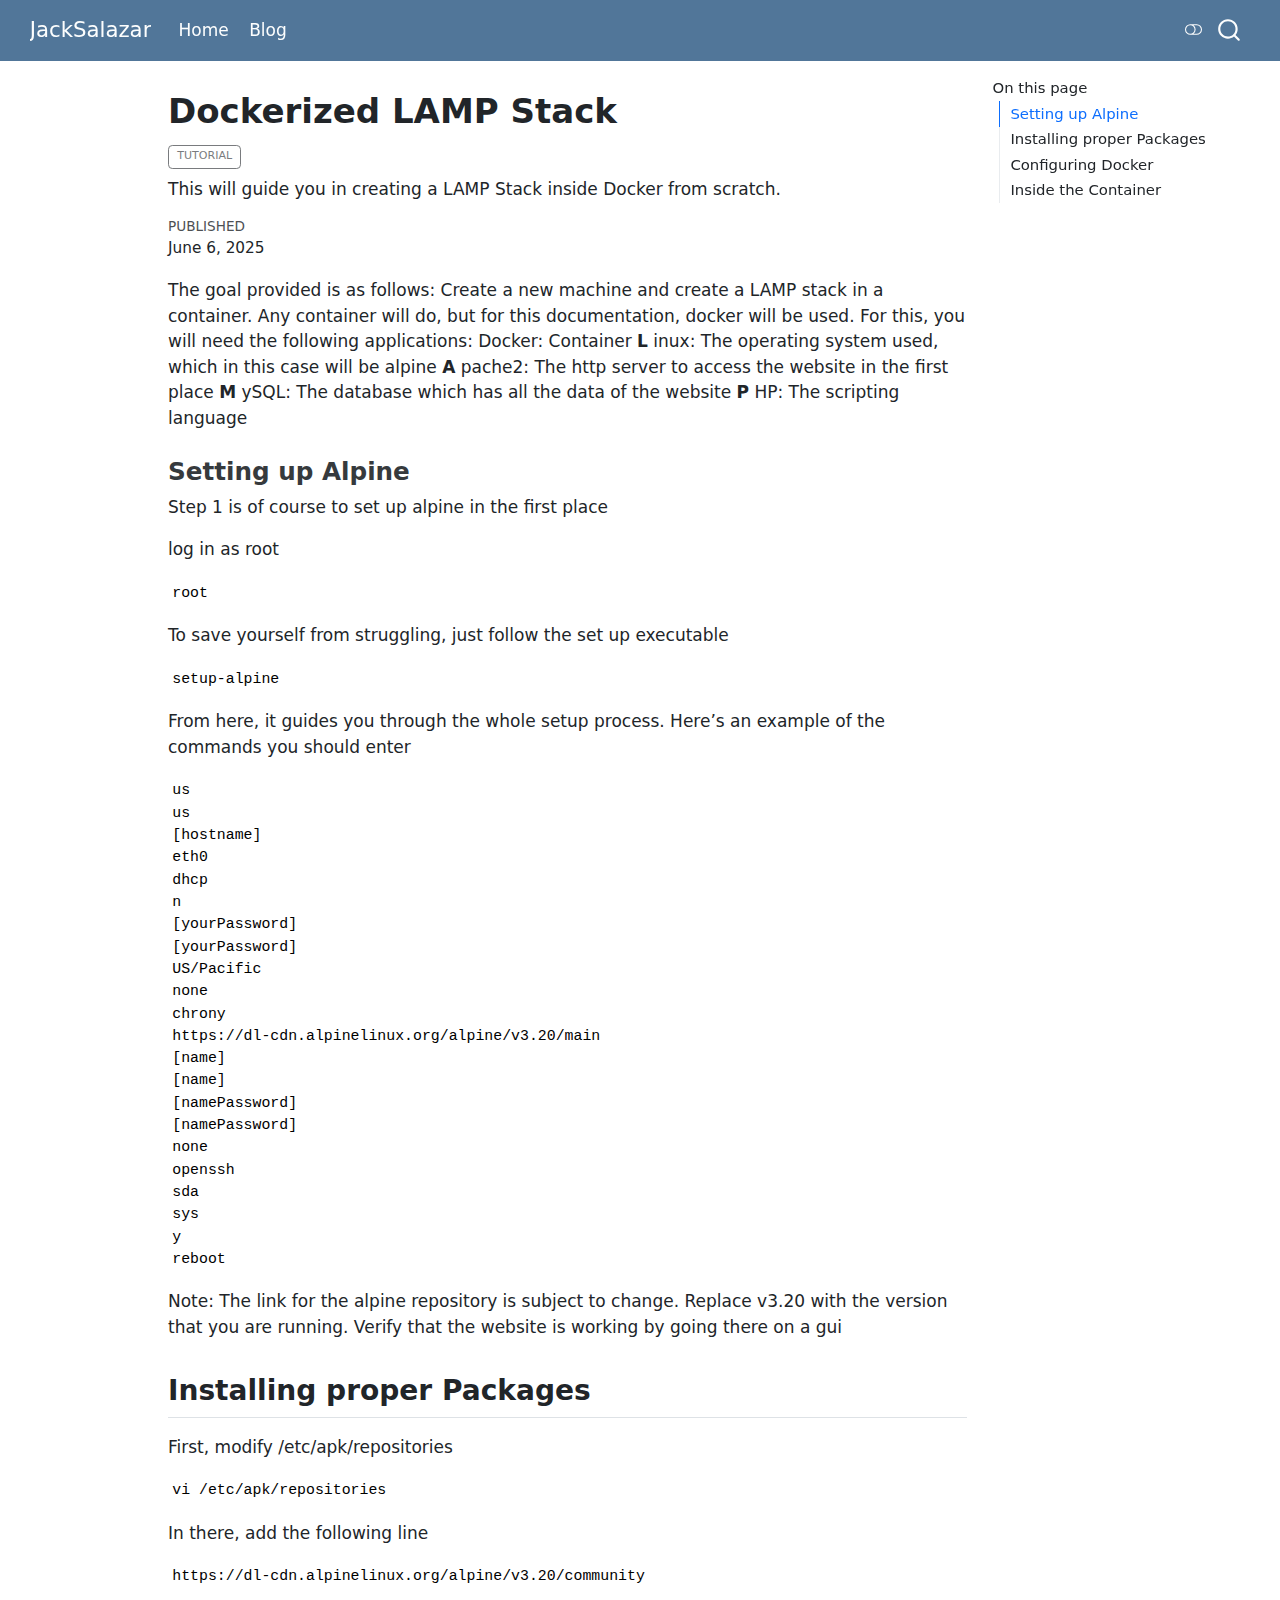
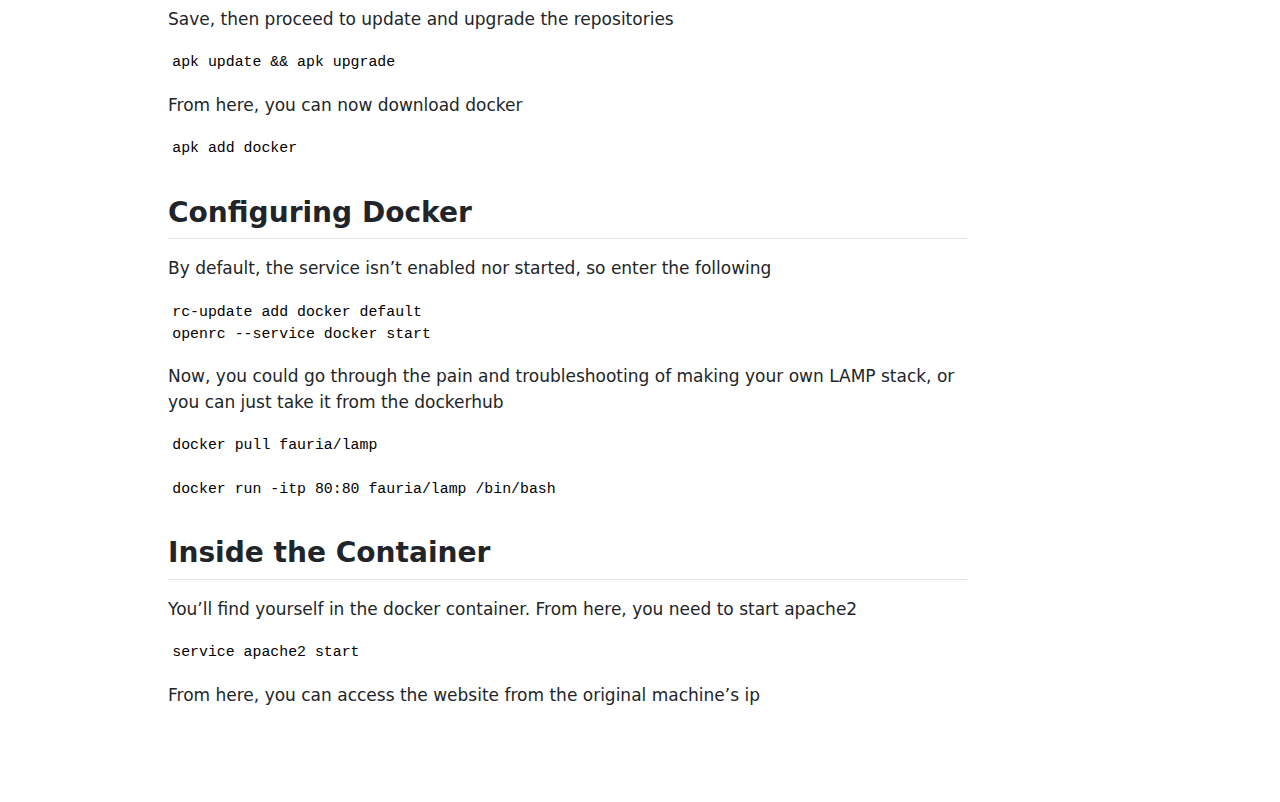
<file: blog/DockerLAMP/index.html>
<!DOCTYPE html>
<html xmlns="http://www.w3.org/1999/xhtml" lang="en" xml:lang="en"><head>

<meta charset="utf-8">
<meta name="generator" content="quarto-1.7.31">

<meta name="viewport" content="width=device-width, initial-scale=1.0, user-scalable=yes">

<meta name="dcterms.date" content="2025-06-06">
<meta name="description" content="This will guide you in creating a LAMP Stack inside Docker from scratch.">

<title>Dockerized LAMP Stack – JackSalazar</title>
<style>
code{white-space: pre-wrap;}
span.smallcaps{font-variant: small-caps;}
div.columns{display: flex; gap: min(4vw, 1.5em);}
div.column{flex: auto; overflow-x: auto;}
div.hanging-indent{margin-left: 1.5em; text-indent: -1.5em;}
ul.task-list{list-style: none;}
ul.task-list li input[type="checkbox"] {
  width: 0.8em;
  margin: 0 0.8em 0.2em -1em; /* quarto-specific, see https://github.com/quarto-dev/quarto-cli/issues/4556 */ 
  vertical-align: middle;
}
</style>


<script src="../../site_libs/quarto-nav/quarto-nav.js"></script>
<script src="../../site_libs/quarto-nav/headroom.min.js"></script>
<script src="../../site_libs/clipboard/clipboard.min.js"></script>
<script src="../../site_libs/quarto-search/autocomplete.umd.js"></script>
<script src="../../site_libs/quarto-search/fuse.min.js"></script>
<script src="../../site_libs/quarto-search/quarto-search.js"></script>
<meta name="quarto:offset" content="../../">
<script src="../../site_libs/quarto-html/quarto.js" type="module"></script>
<script src="../../site_libs/quarto-html/tabsets/tabsets.js" type="module"></script>
<script src="../../site_libs/quarto-html/popper.min.js"></script>
<script src="../../site_libs/quarto-html/tippy.umd.min.js"></script>
<script src="../../site_libs/quarto-html/anchor.min.js"></script>
<link href="../../site_libs/quarto-html/tippy.css" rel="stylesheet">
<link href="../../site_libs/quarto-html/quarto-syntax-highlighting-e1a5c8363afafaef2c763b6775fbf3ca.css" rel="stylesheet" class="quarto-color-scheme" id="quarto-text-highlighting-styles">
<link href="../../site_libs/quarto-html/quarto-syntax-highlighting-dark-8ef56b68f8fa1e9d2ba328e99e439f80.css" rel="stylesheet" class="quarto-color-scheme quarto-color-alternate" id="quarto-text-highlighting-styles">
<link href="../../site_libs/quarto-html/quarto-syntax-highlighting-e1a5c8363afafaef2c763b6775fbf3ca.css" rel="stylesheet" class="quarto-color-scheme-extra" id="quarto-text-highlighting-styles">
<script src="../../site_libs/bootstrap/bootstrap.min.js"></script>
<link href="../../site_libs/bootstrap/bootstrap-icons.css" rel="stylesheet">
<link href="../../site_libs/bootstrap/bootstrap-cdbe2947715757e022544ab09c2be4d9.min.css" rel="stylesheet" append-hash="true" class="quarto-color-scheme" id="quarto-bootstrap" data-mode="light">
<link href="../../site_libs/bootstrap/bootstrap-dark-c39978d0821f93e45d04ebd9cdef6d82.min.css" rel="stylesheet" append-hash="true" class="quarto-color-scheme quarto-color-alternate" id="quarto-bootstrap" data-mode="dark">
<link href="../../site_libs/bootstrap/bootstrap-cdbe2947715757e022544ab09c2be4d9.min.css" rel="stylesheet" append-hash="true" class="quarto-color-scheme-extra" id="quarto-bootstrap" data-mode="light">
<script id="quarto-search-options" type="application/json">{
  "location": "navbar",
  "copy-button": false,
  "collapse-after": 3,
  "panel-placement": "end",
  "type": "overlay",
  "limit": 50,
  "keyboard-shortcut": [
    "f",
    "/",
    "s"
  ],
  "show-item-context": false,
  "language": {
    "search-no-results-text": "No results",
    "search-matching-documents-text": "matching documents",
    "search-copy-link-title": "Copy link to search",
    "search-hide-matches-text": "Hide additional matches",
    "search-more-match-text": "more match in this document",
    "search-more-matches-text": "more matches in this document",
    "search-clear-button-title": "Clear",
    "search-text-placeholder": "",
    "search-detached-cancel-button-title": "Cancel",
    "search-submit-button-title": "Submit",
    "search-label": "Search"
  }
}</script>


<link rel="stylesheet" href="../../styles.css">
</head>

<body class="nav-fixed quarto-light"><script id="quarto-html-before-body" type="application/javascript">
    const toggleBodyColorMode = (bsSheetEl) => {
      const mode = bsSheetEl.getAttribute("data-mode");
      const bodyEl = window.document.querySelector("body");
      if (mode === "dark") {
        bodyEl.classList.add("quarto-dark");
        bodyEl.classList.remove("quarto-light");
      } else {
        bodyEl.classList.add("quarto-light");
        bodyEl.classList.remove("quarto-dark");
      }
    }
    const toggleBodyColorPrimary = () => {
      const bsSheetEl = window.document.querySelector("link#quarto-bootstrap:not([rel=disabled-stylesheet])");
      if (bsSheetEl) {
        toggleBodyColorMode(bsSheetEl);
      }
    }
    const setColorSchemeToggle = (alternate) => {
      const toggles = window.document.querySelectorAll('.quarto-color-scheme-toggle');
      for (let i=0; i < toggles.length; i++) {
        const toggle = toggles[i];
        if (toggle) {
          if (alternate) {
            toggle.classList.add("alternate");
          } else {
            toggle.classList.remove("alternate");
          }
        }
      }
    };
    const toggleColorMode = (alternate) => {
      // Switch the stylesheets
      const primaryStylesheets = window.document.querySelectorAll('link.quarto-color-scheme:not(.quarto-color-alternate)');
      const alternateStylesheets = window.document.querySelectorAll('link.quarto-color-scheme.quarto-color-alternate');
      manageTransitions('#quarto-margin-sidebar .nav-link', false);
      if (alternate) {
        // note: dark is layered on light, we don't disable primary!
        enableStylesheet(alternateStylesheets);
        for (const sheetNode of alternateStylesheets) {
          if (sheetNode.id === "quarto-bootstrap") {
            toggleBodyColorMode(sheetNode);
          }
        }
      } else {
        disableStylesheet(alternateStylesheets);
        enableStylesheet(primaryStylesheets)
        toggleBodyColorPrimary();
      }
      manageTransitions('#quarto-margin-sidebar .nav-link', true);
      // Switch the toggles
      setColorSchemeToggle(alternate)
      // Hack to workaround the fact that safari doesn't
      // properly recolor the scrollbar when toggling (#1455)
      if (navigator.userAgent.indexOf('Safari') > 0 && navigator.userAgent.indexOf('Chrome') == -1) {
        manageTransitions("body", false);
        window.scrollTo(0, 1);
        setTimeout(() => {
          window.scrollTo(0, 0);
          manageTransitions("body", true);
        }, 40);
      }
    }
    const disableStylesheet = (stylesheets) => {
      for (let i=0; i < stylesheets.length; i++) {
        const stylesheet = stylesheets[i];
        stylesheet.rel = 'disabled-stylesheet';
      }
    }
    const enableStylesheet = (stylesheets) => {
      for (let i=0; i < stylesheets.length; i++) {
        const stylesheet = stylesheets[i];
        if(stylesheet.rel !== 'stylesheet') { // for Chrome, which will still FOUC without this check
          stylesheet.rel = 'stylesheet';
        }
      }
    }
    const manageTransitions = (selector, allowTransitions) => {
      const els = window.document.querySelectorAll(selector);
      for (let i=0; i < els.length; i++) {
        const el = els[i];
        if (allowTransitions) {
          el.classList.remove('notransition');
        } else {
          el.classList.add('notransition');
        }
      }
    }
    const isFileUrl = () => {
      return window.location.protocol === 'file:';
    }
    const hasAlternateSentinel = () => {
      let styleSentinel = getColorSchemeSentinel();
      if (styleSentinel !== null) {
        return styleSentinel === "alternate";
      } else {
        return false;
      }
    }
    const setStyleSentinel = (alternate) => {
      const value = alternate ? "alternate" : "default";
      if (!isFileUrl()) {
        window.localStorage.setItem("quarto-color-scheme", value);
      } else {
        localAlternateSentinel = value;
      }
    }
    const getColorSchemeSentinel = () => {
      if (!isFileUrl()) {
        const storageValue = window.localStorage.getItem("quarto-color-scheme");
        return storageValue != null ? storageValue : localAlternateSentinel;
      } else {
        return localAlternateSentinel;
      }
    }
    const toggleGiscusIfUsed = (isAlternate, darkModeDefault) => {
      const baseTheme = document.querySelector('#giscus-base-theme')?.value ?? 'light';
      const alternateTheme = document.querySelector('#giscus-alt-theme')?.value ?? 'dark';
      let newTheme = '';
      if(authorPrefersDark) {
        newTheme = isAlternate ? baseTheme : alternateTheme;
      } else {
        newTheme = isAlternate ? alternateTheme : baseTheme;
      }
      const changeGiscusTheme = () => {
        // From: https://github.com/giscus/giscus/issues/336
        const sendMessage = (message) => {
          const iframe = document.querySelector('iframe.giscus-frame');
          if (!iframe) return;
          iframe.contentWindow.postMessage({ giscus: message }, 'https://giscus.app');
        }
        sendMessage({
          setConfig: {
            theme: newTheme
          }
        });
      }
      const isGiscussLoaded = window.document.querySelector('iframe.giscus-frame') !== null;
      if (isGiscussLoaded) {
        changeGiscusTheme();
      }
    };
    const authorPrefersDark = false;
    const darkModeDefault = authorPrefersDark;
      document.querySelector('link#quarto-text-highlighting-styles.quarto-color-scheme-extra').rel = 'disabled-stylesheet';
      document.querySelector('link#quarto-bootstrap.quarto-color-scheme-extra').rel = 'disabled-stylesheet';
    let localAlternateSentinel = darkModeDefault ? 'alternate' : 'default';
    // Dark / light mode switch
    window.quartoToggleColorScheme = () => {
      // Read the current dark / light value
      let toAlternate = !hasAlternateSentinel();
      toggleColorMode(toAlternate);
      setStyleSentinel(toAlternate);
      toggleGiscusIfUsed(toAlternate, darkModeDefault);
      window.dispatchEvent(new Event('resize'));
    };
    // Switch to dark mode if need be
    if (hasAlternateSentinel()) {
      toggleColorMode(true);
    } else {
      toggleColorMode(false);
    }
  </script>

<div id="quarto-search-results"></div>
  <header id="quarto-header" class="headroom fixed-top">
    <nav class="navbar navbar-expand-lg " data-bs-theme="dark">
      <div class="navbar-container container-fluid">
      <div class="navbar-brand-container mx-auto">
    <a class="navbar-brand" href="../../index.html">
    <span class="navbar-title">JackSalazar</span>
    </a>
  </div>
            <div id="quarto-search" class="" title="Search"></div>
          <button class="navbar-toggler" type="button" data-bs-toggle="collapse" data-bs-target="#navbarCollapse" aria-controls="navbarCollapse" role="menu" aria-expanded="false" aria-label="Toggle navigation" onclick="if (window.quartoToggleHeadroom) { window.quartoToggleHeadroom(); }">
  <span class="navbar-toggler-icon"></span>
</button>
          <div class="collapse navbar-collapse" id="navbarCollapse">
            <ul class="navbar-nav navbar-nav-scroll me-auto">
  <li class="nav-item">
    <a class="nav-link" href="../../index.html"> 
<span class="menu-text">Home</span></a>
  </li>  
  <li class="nav-item">
    <a class="nav-link" href="../../blog/index.html"> 
<span class="menu-text">Blog</span></a>
  </li>  
</ul>
          </div> <!-- /navcollapse -->
            <div class="quarto-navbar-tools">
  <a href="" class="quarto-color-scheme-toggle quarto-navigation-tool  px-1" onclick="window.quartoToggleColorScheme(); return false;" title="Toggle dark mode"><i class="bi"></i></a>
</div>
      </div> <!-- /container-fluid -->
    </nav>
</header>
<!-- content -->
<div id="quarto-content" class="quarto-container page-columns page-rows-contents page-layout-article page-navbar">
<!-- sidebar -->
<!-- margin-sidebar -->
    <div id="quarto-margin-sidebar" class="sidebar margin-sidebar">
        <nav id="TOC" role="doc-toc" class="toc-active">
    <h2 id="toc-title">On this page</h2>
   
  <ul>
  <li><a href="#setting-up-alpine" id="toc-setting-up-alpine" class="nav-link active" data-scroll-target="#setting-up-alpine">Setting up Alpine</a></li>
  <li><a href="#installing-proper-packages" id="toc-installing-proper-packages" class="nav-link" data-scroll-target="#installing-proper-packages">Installing proper Packages</a></li>
  <li><a href="#configuring-docker" id="toc-configuring-docker" class="nav-link" data-scroll-target="#configuring-docker">Configuring Docker</a></li>
  <li><a href="#inside-the-container" id="toc-inside-the-container" class="nav-link" data-scroll-target="#inside-the-container">Inside the Container</a></li>
  </ul>
</nav>
    </div>
<!-- main -->
<main class="content" id="quarto-document-content">


<header id="title-block-header" class="quarto-title-block default">
<div class="quarto-title">
<h1 class="title">Dockerized LAMP Stack</h1>
  <div class="quarto-categories">
    <div class="quarto-category">Tutorial</div>
  </div>
  </div>

<div>
  <div class="description">
    This will guide you in creating a LAMP Stack inside Docker from scratch.
  </div>
</div>


<div class="quarto-title-meta">

    
    <div>
    <div class="quarto-title-meta-heading">Published</div>
    <div class="quarto-title-meta-contents">
      <p class="date">June 6, 2025</p>
    </div>
  </div>
  
    
  </div>
  


</header>


<p>The goal provided is as follows: Create a new machine and create a LAMP stack in a container. Any container will do, but for this documentation, docker will be used. For this, you will need the following applications: Docker: Container <strong>L</strong> inux: The operating system used, which in this case will be alpine <strong>A</strong> pache2: The http server to access the website in the first place <strong>M</strong> ySQL: The database which has all the data of the website <strong>P</strong> HP: The scripting language</p>
<section id="setting-up-alpine" class="level3">
<h3 class="anchored" data-anchor-id="setting-up-alpine">Setting up Alpine</h3>
<p>Step 1 is of course to set up alpine in the first place</p>
<p>log in as root</p>
<pre><code>root</code></pre>
<p>To save yourself from struggling, just follow the set up executable</p>
<pre><code>setup-alpine</code></pre>
<p>From here, it guides you through the whole setup process. Here’s an example of the commands you should enter</p>
<pre><code>us
us
[hostname]
eth0
dhcp
n
[yourPassword]
[yourPassword]
US/Pacific
none
chrony
https://dl-cdn.alpinelinux.org/alpine/v3.20/main
[name]
[name]
[namePassword]
[namePassword]
none
openssh
sda
sys
y
reboot</code></pre>
<p>Note: The link for the alpine repository is subject to change. Replace v3.20 with the version that you are running. Verify that the website is working by going there on a gui</p>
</section>
<section id="installing-proper-packages" class="level2">
<h2 class="anchored" data-anchor-id="installing-proper-packages">Installing proper Packages</h2>
<p>First, modify /etc/apk/repositories</p>
<pre><code>vi /etc/apk/repositories</code></pre>
<p>In there, add the following line</p>
<pre><code>https://dl-cdn.alpinelinux.org/alpine/v3.20/community</code></pre>
<p>Save, then proceed to update and upgrade the repositories</p>
<pre><code>apk update &amp;&amp; apk upgrade</code></pre>
<p>From here, you can now download docker</p>
<pre><code>apk add docker</code></pre>
</section>
<section id="configuring-docker" class="level2">
<h2 class="anchored" data-anchor-id="configuring-docker">Configuring Docker</h2>
<p>By default, the service isn’t enabled nor started, so enter the following</p>
<pre><code>rc-update add docker default
openrc --service docker start</code></pre>
<p>Now, you could go through the pain and troubleshooting of making your own LAMP stack, or you can just take it from the dockerhub</p>
<pre><code>docker pull fauria/lamp</code></pre>
<pre><code>docker run -itp 80:80 fauria/lamp /bin/bash</code></pre>
</section>
<section id="inside-the-container" class="level2">
<h2 class="anchored" data-anchor-id="inside-the-container">Inside the Container</h2>
<p>You’ll find yourself in the docker container. From here, you need to start apache2</p>
<pre><code>service apache2 start</code></pre>
<p>From here, you can access the website from the original machine’s ip</p>


</section>

</main> <!-- /main -->
<script id="quarto-html-after-body" type="application/javascript">
  window.document.addEventListener("DOMContentLoaded", function (event) {
    // Ensure there is a toggle, if there isn't float one in the top right
    if (window.document.querySelector('.quarto-color-scheme-toggle') === null) {
      const a = window.document.createElement('a');
      a.classList.add('top-right');
      a.classList.add('quarto-color-scheme-toggle');
      a.href = "";
      a.onclick = function() { try { window.quartoToggleColorScheme(); } catch {} return false; };
      const i = window.document.createElement("i");
      i.classList.add('bi');
      a.appendChild(i);
      window.document.body.appendChild(a);
    }
    setColorSchemeToggle(hasAlternateSentinel())
    const icon = "";
    const anchorJS = new window.AnchorJS();
    anchorJS.options = {
      placement: 'right',
      icon: icon
    };
    anchorJS.add('.anchored');
    const isCodeAnnotation = (el) => {
      for (const clz of el.classList) {
        if (clz.startsWith('code-annotation-')) {                     
          return true;
        }
      }
      return false;
    }
    const onCopySuccess = function(e) {
      // button target
      const button = e.trigger;
      // don't keep focus
      button.blur();
      // flash "checked"
      button.classList.add('code-copy-button-checked');
      var currentTitle = button.getAttribute("title");
      button.setAttribute("title", "Copied!");
      let tooltip;
      if (window.bootstrap) {
        button.setAttribute("data-bs-toggle", "tooltip");
        button.setAttribute("data-bs-placement", "left");
        button.setAttribute("data-bs-title", "Copied!");
        tooltip = new bootstrap.Tooltip(button, 
          { trigger: "manual", 
            customClass: "code-copy-button-tooltip",
            offset: [0, -8]});
        tooltip.show();    
      }
      setTimeout(function() {
        if (tooltip) {
          tooltip.hide();
          button.removeAttribute("data-bs-title");
          button.removeAttribute("data-bs-toggle");
          button.removeAttribute("data-bs-placement");
        }
        button.setAttribute("title", currentTitle);
        button.classList.remove('code-copy-button-checked');
      }, 1000);
      // clear code selection
      e.clearSelection();
    }
    const getTextToCopy = function(trigger) {
        const codeEl = trigger.previousElementSibling.cloneNode(true);
        for (const childEl of codeEl.children) {
          if (isCodeAnnotation(childEl)) {
            childEl.remove();
          }
        }
        return codeEl.innerText;
    }
    const clipboard = new window.ClipboardJS('.code-copy-button:not([data-in-quarto-modal])', {
      text: getTextToCopy
    });
    clipboard.on('success', onCopySuccess);
    if (window.document.getElementById('quarto-embedded-source-code-modal')) {
      const clipboardModal = new window.ClipboardJS('.code-copy-button[data-in-quarto-modal]', {
        text: getTextToCopy,
        container: window.document.getElementById('quarto-embedded-source-code-modal')
      });
      clipboardModal.on('success', onCopySuccess);
    }
      var localhostRegex = new RegExp(/^(?:http|https):\/\/localhost\:?[0-9]*\//);
      var mailtoRegex = new RegExp(/^mailto:/);
        var filterRegex = new RegExp("https:\/\/JackSalazar\.github\.io\/");
      var isInternal = (href) => {
          return filterRegex.test(href) || localhostRegex.test(href) || mailtoRegex.test(href);
      }
      // Inspect non-navigation links and adorn them if external
     var links = window.document.querySelectorAll('a[href]:not(.nav-link):not(.navbar-brand):not(.toc-action):not(.sidebar-link):not(.sidebar-item-toggle):not(.pagination-link):not(.no-external):not([aria-hidden]):not(.dropdown-item):not(.quarto-navigation-tool):not(.about-link)');
      for (var i=0; i<links.length; i++) {
        const link = links[i];
        if (!isInternal(link.href)) {
          // undo the damage that might have been done by quarto-nav.js in the case of
          // links that we want to consider external
          if (link.dataset.originalHref !== undefined) {
            link.href = link.dataset.originalHref;
          }
        }
      }
    function tippyHover(el, contentFn, onTriggerFn, onUntriggerFn) {
      const config = {
        allowHTML: true,
        maxWidth: 500,
        delay: 100,
        arrow: false,
        appendTo: function(el) {
            return el.parentElement;
        },
        interactive: true,
        interactiveBorder: 10,
        theme: 'quarto',
        placement: 'bottom-start',
      };
      if (contentFn) {
        config.content = contentFn;
      }
      if (onTriggerFn) {
        config.onTrigger = onTriggerFn;
      }
      if (onUntriggerFn) {
        config.onUntrigger = onUntriggerFn;
      }
      window.tippy(el, config); 
    }
    const noterefs = window.document.querySelectorAll('a[role="doc-noteref"]');
    for (var i=0; i<noterefs.length; i++) {
      const ref = noterefs[i];
      tippyHover(ref, function() {
        // use id or data attribute instead here
        let href = ref.getAttribute('data-footnote-href') || ref.getAttribute('href');
        try { href = new URL(href).hash; } catch {}
        const id = href.replace(/^#\/?/, "");
        const note = window.document.getElementById(id);
        if (note) {
          return note.innerHTML;
        } else {
          return "";
        }
      });
    }
    const xrefs = window.document.querySelectorAll('a.quarto-xref');
    const processXRef = (id, note) => {
      // Strip column container classes
      const stripColumnClz = (el) => {
        el.classList.remove("page-full", "page-columns");
        if (el.children) {
          for (const child of el.children) {
            stripColumnClz(child);
          }
        }
      }
      stripColumnClz(note)
      if (id === null || id.startsWith('sec-')) {
        // Special case sections, only their first couple elements
        const container = document.createElement("div");
        if (note.children && note.children.length > 2) {
          container.appendChild(note.children[0].cloneNode(true));
          for (let i = 1; i < note.children.length; i++) {
            const child = note.children[i];
            if (child.tagName === "P" && child.innerText === "") {
              continue;
            } else {
              container.appendChild(child.cloneNode(true));
              break;
            }
          }
          if (window.Quarto?.typesetMath) {
            window.Quarto.typesetMath(container);
          }
          return container.innerHTML
        } else {
          if (window.Quarto?.typesetMath) {
            window.Quarto.typesetMath(note);
          }
          return note.innerHTML;
        }
      } else {
        // Remove any anchor links if they are present
        const anchorLink = note.querySelector('a.anchorjs-link');
        if (anchorLink) {
          anchorLink.remove();
        }
        if (window.Quarto?.typesetMath) {
          window.Quarto.typesetMath(note);
        }
        if (note.classList.contains("callout")) {
          return note.outerHTML;
        } else {
          return note.innerHTML;
        }
      }
    }
    for (var i=0; i<xrefs.length; i++) {
      const xref = xrefs[i];
      tippyHover(xref, undefined, function(instance) {
        instance.disable();
        let url = xref.getAttribute('href');
        let hash = undefined; 
        if (url.startsWith('#')) {
          hash = url;
        } else {
          try { hash = new URL(url).hash; } catch {}
        }
        if (hash) {
          const id = hash.replace(/^#\/?/, "");
          const note = window.document.getElementById(id);
          if (note !== null) {
            try {
              const html = processXRef(id, note.cloneNode(true));
              instance.setContent(html);
            } finally {
              instance.enable();
              instance.show();
            }
          } else {
            // See if we can fetch this
            fetch(url.split('#')[0])
            .then(res => res.text())
            .then(html => {
              const parser = new DOMParser();
              const htmlDoc = parser.parseFromString(html, "text/html");
              const note = htmlDoc.getElementById(id);
              if (note !== null) {
                const html = processXRef(id, note);
                instance.setContent(html);
              } 
            }).finally(() => {
              instance.enable();
              instance.show();
            });
          }
        } else {
          // See if we can fetch a full url (with no hash to target)
          // This is a special case and we should probably do some content thinning / targeting
          fetch(url)
          .then(res => res.text())
          .then(html => {
            const parser = new DOMParser();
            const htmlDoc = parser.parseFromString(html, "text/html");
            const note = htmlDoc.querySelector('main.content');
            if (note !== null) {
              // This should only happen for chapter cross references
              // (since there is no id in the URL)
              // remove the first header
              if (note.children.length > 0 && note.children[0].tagName === "HEADER") {
                note.children[0].remove();
              }
              const html = processXRef(null, note);
              instance.setContent(html);
            } 
          }).finally(() => {
            instance.enable();
            instance.show();
          });
        }
      }, function(instance) {
      });
    }
        let selectedAnnoteEl;
        const selectorForAnnotation = ( cell, annotation) => {
          let cellAttr = 'data-code-cell="' + cell + '"';
          let lineAttr = 'data-code-annotation="' +  annotation + '"';
          const selector = 'span[' + cellAttr + '][' + lineAttr + ']';
          return selector;
        }
        const selectCodeLines = (annoteEl) => {
          const doc = window.document;
          const targetCell = annoteEl.getAttribute("data-target-cell");
          const targetAnnotation = annoteEl.getAttribute("data-target-annotation");
          const annoteSpan = window.document.querySelector(selectorForAnnotation(targetCell, targetAnnotation));
          const lines = annoteSpan.getAttribute("data-code-lines").split(",");
          const lineIds = lines.map((line) => {
            return targetCell + "-" + line;
          })
          let top = null;
          let height = null;
          let parent = null;
          if (lineIds.length > 0) {
              //compute the position of the single el (top and bottom and make a div)
              const el = window.document.getElementById(lineIds[0]);
              top = el.offsetTop;
              height = el.offsetHeight;
              parent = el.parentElement.parentElement;
            if (lineIds.length > 1) {
              const lastEl = window.document.getElementById(lineIds[lineIds.length - 1]);
              const bottom = lastEl.offsetTop + lastEl.offsetHeight;
              height = bottom - top;
            }
            if (top !== null && height !== null && parent !== null) {
              // cook up a div (if necessary) and position it 
              let div = window.document.getElementById("code-annotation-line-highlight");
              if (div === null) {
                div = window.document.createElement("div");
                div.setAttribute("id", "code-annotation-line-highlight");
                div.style.position = 'absolute';
                parent.appendChild(div);
              }
              div.style.top = top - 2 + "px";
              div.style.height = height + 4 + "px";
              div.style.left = 0;
              let gutterDiv = window.document.getElementById("code-annotation-line-highlight-gutter");
              if (gutterDiv === null) {
                gutterDiv = window.document.createElement("div");
                gutterDiv.setAttribute("id", "code-annotation-line-highlight-gutter");
                gutterDiv.style.position = 'absolute';
                const codeCell = window.document.getElementById(targetCell);
                const gutter = codeCell.querySelector('.code-annotation-gutter');
                gutter.appendChild(gutterDiv);
              }
              gutterDiv.style.top = top - 2 + "px";
              gutterDiv.style.height = height + 4 + "px";
            }
            selectedAnnoteEl = annoteEl;
          }
        };
        const unselectCodeLines = () => {
          const elementsIds = ["code-annotation-line-highlight", "code-annotation-line-highlight-gutter"];
          elementsIds.forEach((elId) => {
            const div = window.document.getElementById(elId);
            if (div) {
              div.remove();
            }
          });
          selectedAnnoteEl = undefined;
        };
          // Handle positioning of the toggle
      window.addEventListener(
        "resize",
        throttle(() => {
          elRect = undefined;
          if (selectedAnnoteEl) {
            selectCodeLines(selectedAnnoteEl);
          }
        }, 10)
      );
      function throttle(fn, ms) {
      let throttle = false;
      let timer;
        return (...args) => {
          if(!throttle) { // first call gets through
              fn.apply(this, args);
              throttle = true;
          } else { // all the others get throttled
              if(timer) clearTimeout(timer); // cancel #2
              timer = setTimeout(() => {
                fn.apply(this, args);
                timer = throttle = false;
              }, ms);
          }
        };
      }
        // Attach click handler to the DT
        const annoteDls = window.document.querySelectorAll('dt[data-target-cell]');
        for (const annoteDlNode of annoteDls) {
          annoteDlNode.addEventListener('click', (event) => {
            const clickedEl = event.target;
            if (clickedEl !== selectedAnnoteEl) {
              unselectCodeLines();
              const activeEl = window.document.querySelector('dt[data-target-cell].code-annotation-active');
              if (activeEl) {
                activeEl.classList.remove('code-annotation-active');
              }
              selectCodeLines(clickedEl);
              clickedEl.classList.add('code-annotation-active');
            } else {
              // Unselect the line
              unselectCodeLines();
              clickedEl.classList.remove('code-annotation-active');
            }
          });
        }
    const findCites = (el) => {
      const parentEl = el.parentElement;
      if (parentEl) {
        const cites = parentEl.dataset.cites;
        if (cites) {
          return {
            el,
            cites: cites.split(' ')
          };
        } else {
          return findCites(el.parentElement)
        }
      } else {
        return undefined;
      }
    };
    var bibliorefs = window.document.querySelectorAll('a[role="doc-biblioref"]');
    for (var i=0; i<bibliorefs.length; i++) {
      const ref = bibliorefs[i];
      const citeInfo = findCites(ref);
      if (citeInfo) {
        tippyHover(citeInfo.el, function() {
          var popup = window.document.createElement('div');
          citeInfo.cites.forEach(function(cite) {
            var citeDiv = window.document.createElement('div');
            citeDiv.classList.add('hanging-indent');
            citeDiv.classList.add('csl-entry');
            var biblioDiv = window.document.getElementById('ref-' + cite);
            if (biblioDiv) {
              citeDiv.innerHTML = biblioDiv.innerHTML;
            }
            popup.appendChild(citeDiv);
          });
          return popup.innerHTML;
        });
      }
    }
  });
  </script>
</div> <!-- /content -->




</body></html>
</file>
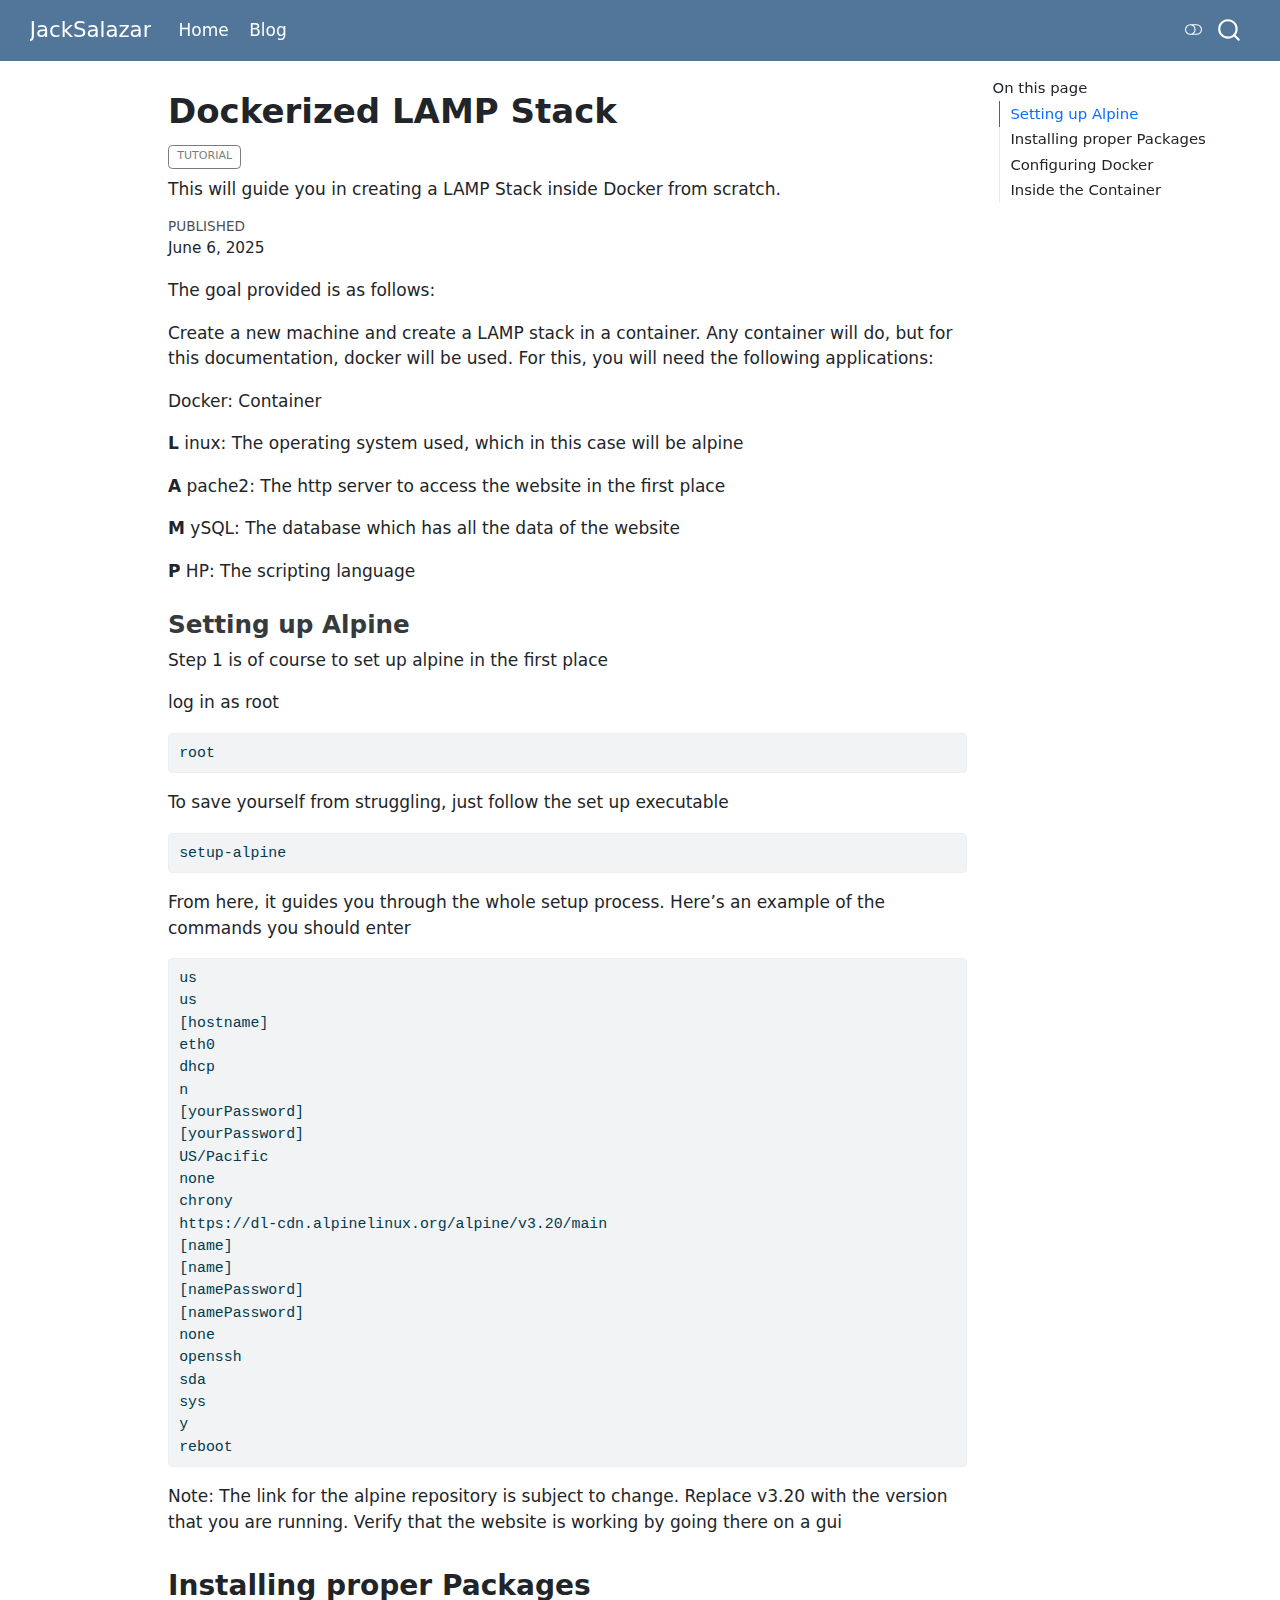
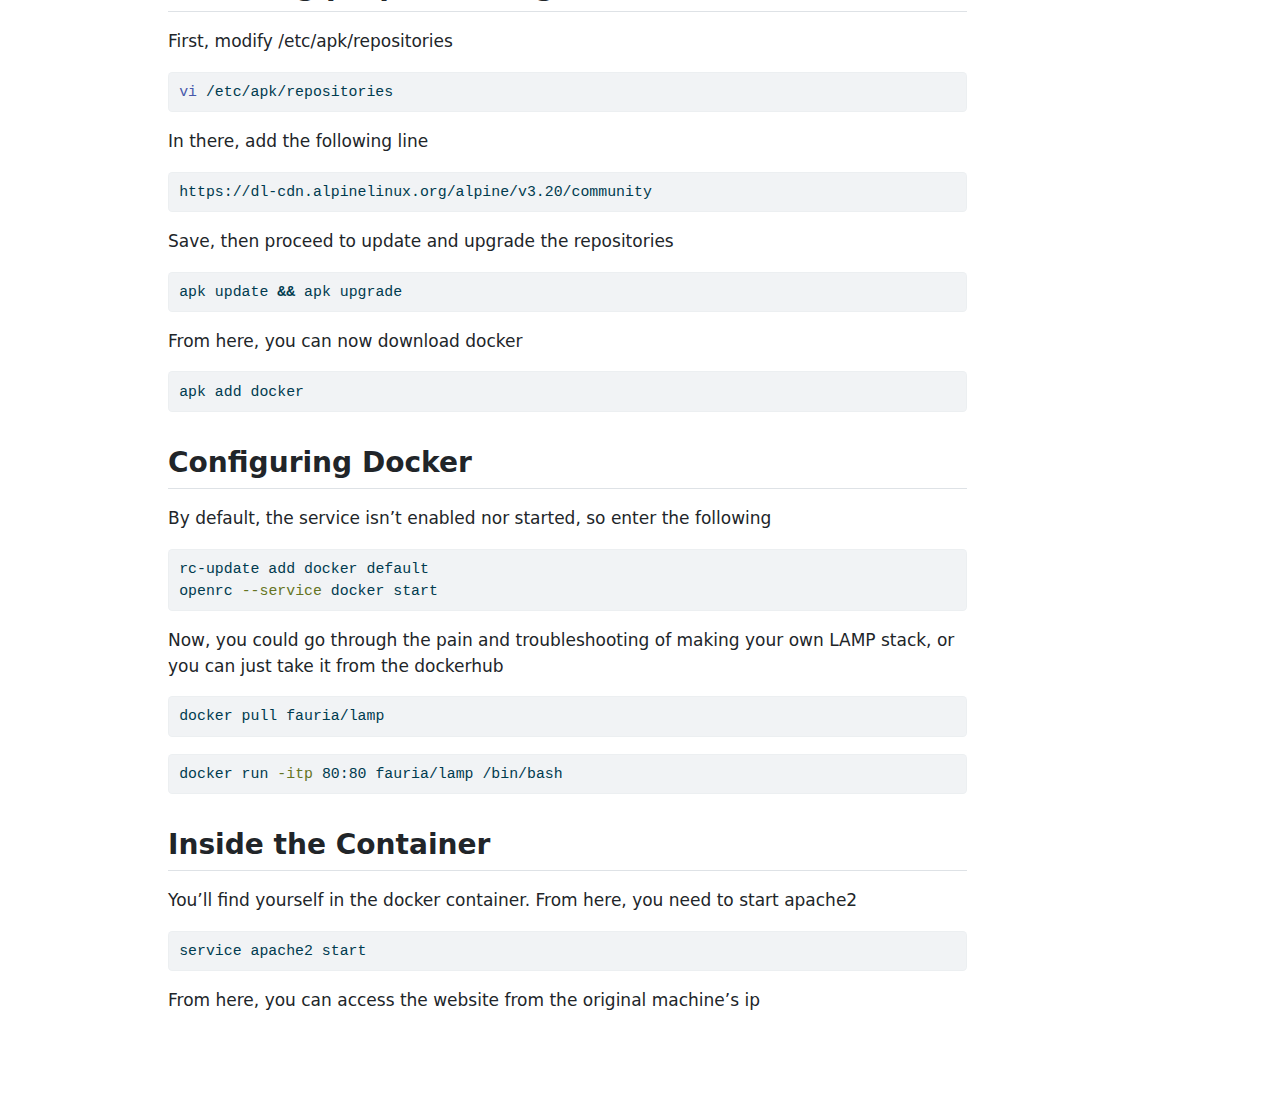
<file: blog/dockerlamp/index.html>
<!DOCTYPE html>
<html xmlns="http://www.w3.org/1999/xhtml" lang="en" xml:lang="en"><head>

<meta charset="utf-8">
<meta name="generator" content="quarto-1.7.31">

<meta name="viewport" content="width=device-width, initial-scale=1.0, user-scalable=yes">

<meta name="dcterms.date" content="2025-06-06">
<meta name="description" content="This will guide you in creating a LAMP Stack inside Docker from scratch.">

<title>Dockerized LAMP Stack – JackSalazar</title>
<style>
code{white-space: pre-wrap;}
span.smallcaps{font-variant: small-caps;}
div.columns{display: flex; gap: min(4vw, 1.5em);}
div.column{flex: auto; overflow-x: auto;}
div.hanging-indent{margin-left: 1.5em; text-indent: -1.5em;}
ul.task-list{list-style: none;}
ul.task-list li input[type="checkbox"] {
  width: 0.8em;
  margin: 0 0.8em 0.2em -1em; /* quarto-specific, see https://github.com/quarto-dev/quarto-cli/issues/4556 */ 
  vertical-align: middle;
}
/* CSS for syntax highlighting */
html { -webkit-text-size-adjust: 100%; }
pre > code.sourceCode { white-space: pre; position: relative; }
pre > code.sourceCode > span { display: inline-block; line-height: 1.25; }
pre > code.sourceCode > span:empty { height: 1.2em; }
.sourceCode { overflow: visible; }
code.sourceCode > span { color: inherit; text-decoration: inherit; }
div.sourceCode { margin: 1em 0; }
pre.sourceCode { margin: 0; }
@media screen {
div.sourceCode { overflow: auto; }
}
@media print {
pre > code.sourceCode { white-space: pre-wrap; }
pre > code.sourceCode > span { text-indent: -5em; padding-left: 5em; }
}
pre.numberSource code
  { counter-reset: source-line 0; }
pre.numberSource code > span
  { position: relative; left: -4em; counter-increment: source-line; }
pre.numberSource code > span > a:first-child::before
  { content: counter(source-line);
    position: relative; left: -1em; text-align: right; vertical-align: baseline;
    border: none; display: inline-block;
    -webkit-touch-callout: none; -webkit-user-select: none;
    -khtml-user-select: none; -moz-user-select: none;
    -ms-user-select: none; user-select: none;
    padding: 0 4px; width: 4em;
  }
pre.numberSource { margin-left: 3em;  padding-left: 4px; }
div.sourceCode
  {   }
@media screen {
pre > code.sourceCode > span > a:first-child::before { text-decoration: underline; }
}
</style>


<script src="../../site_libs/quarto-nav/quarto-nav.js"></script>
<script src="../../site_libs/quarto-nav/headroom.min.js"></script>
<script src="../../site_libs/clipboard/clipboard.min.js"></script>
<script src="../../site_libs/quarto-search/autocomplete.umd.js"></script>
<script src="../../site_libs/quarto-search/fuse.min.js"></script>
<script src="../../site_libs/quarto-search/quarto-search.js"></script>
<meta name="quarto:offset" content="../../">
<script src="../../site_libs/quarto-html/quarto.js" type="module"></script>
<script src="../../site_libs/quarto-html/tabsets/tabsets.js" type="module"></script>
<script src="../../site_libs/quarto-html/popper.min.js"></script>
<script src="../../site_libs/quarto-html/tippy.umd.min.js"></script>
<script src="../../site_libs/quarto-html/anchor.min.js"></script>
<link href="../../site_libs/quarto-html/tippy.css" rel="stylesheet">
<link href="../../site_libs/quarto-html/quarto-syntax-highlighting-e1a5c8363afafaef2c763b6775fbf3ca.css" rel="stylesheet" class="quarto-color-scheme" id="quarto-text-highlighting-styles">
<link href="../../site_libs/quarto-html/quarto-syntax-highlighting-dark-8ef56b68f8fa1e9d2ba328e99e439f80.css" rel="stylesheet" class="quarto-color-scheme quarto-color-alternate" id="quarto-text-highlighting-styles">
<link href="../../site_libs/quarto-html/quarto-syntax-highlighting-e1a5c8363afafaef2c763b6775fbf3ca.css" rel="stylesheet" class="quarto-color-scheme-extra" id="quarto-text-highlighting-styles">
<script src="../../site_libs/bootstrap/bootstrap.min.js"></script>
<link href="../../site_libs/bootstrap/bootstrap-icons.css" rel="stylesheet">
<link href="../../site_libs/bootstrap/bootstrap-cdbe2947715757e022544ab09c2be4d9.min.css" rel="stylesheet" append-hash="true" class="quarto-color-scheme" id="quarto-bootstrap" data-mode="light">
<link href="../../site_libs/bootstrap/bootstrap-dark-a71e43ee33e8da466bab8a5f3f803327.min.css" rel="stylesheet" append-hash="true" class="quarto-color-scheme quarto-color-alternate" id="quarto-bootstrap" data-mode="light">
<link href="../../site_libs/bootstrap/bootstrap-cdbe2947715757e022544ab09c2be4d9.min.css" rel="stylesheet" append-hash="true" class="quarto-color-scheme-extra" id="quarto-bootstrap" data-mode="light">
<script id="quarto-search-options" type="application/json">{
  "location": "navbar",
  "copy-button": false,
  "collapse-after": 3,
  "panel-placement": "end",
  "type": "overlay",
  "limit": 50,
  "keyboard-shortcut": [
    "f",
    "/",
    "s"
  ],
  "show-item-context": false,
  "language": {
    "search-no-results-text": "No results",
    "search-matching-documents-text": "matching documents",
    "search-copy-link-title": "Copy link to search",
    "search-hide-matches-text": "Hide additional matches",
    "search-more-match-text": "more match in this document",
    "search-more-matches-text": "more matches in this document",
    "search-clear-button-title": "Clear",
    "search-text-placeholder": "",
    "search-detached-cancel-button-title": "Cancel",
    "search-submit-button-title": "Submit",
    "search-label": "Search"
  }
}</script>


<link rel="stylesheet" href="../../styles.css">
</head>

<body class="nav-fixed quarto-light"><script id="quarto-html-before-body" type="application/javascript">
    const toggleBodyColorMode = (bsSheetEl) => {
      const mode = bsSheetEl.getAttribute("data-mode");
      const bodyEl = window.document.querySelector("body");
      if (mode === "dark") {
        bodyEl.classList.add("quarto-dark");
        bodyEl.classList.remove("quarto-light");
      } else {
        bodyEl.classList.add("quarto-light");
        bodyEl.classList.remove("quarto-dark");
      }
    }
    const toggleBodyColorPrimary = () => {
      const bsSheetEl = window.document.querySelector("link#quarto-bootstrap:not([rel=disabled-stylesheet])");
      if (bsSheetEl) {
        toggleBodyColorMode(bsSheetEl);
      }
    }
    const setColorSchemeToggle = (alternate) => {
      const toggles = window.document.querySelectorAll('.quarto-color-scheme-toggle');
      for (let i=0; i < toggles.length; i++) {
        const toggle = toggles[i];
        if (toggle) {
          if (alternate) {
            toggle.classList.add("alternate");
          } else {
            toggle.classList.remove("alternate");
          }
        }
      }
    };
    const toggleColorMode = (alternate) => {
      // Switch the stylesheets
      const primaryStylesheets = window.document.querySelectorAll('link.quarto-color-scheme:not(.quarto-color-alternate)');
      const alternateStylesheets = window.document.querySelectorAll('link.quarto-color-scheme.quarto-color-alternate');
      manageTransitions('#quarto-margin-sidebar .nav-link', false);
      if (alternate) {
        // note: dark is layered on light, we don't disable primary!
        enableStylesheet(alternateStylesheets);
        for (const sheetNode of alternateStylesheets) {
          if (sheetNode.id === "quarto-bootstrap") {
            toggleBodyColorMode(sheetNode);
          }
        }
      } else {
        disableStylesheet(alternateStylesheets);
        enableStylesheet(primaryStylesheets)
        toggleBodyColorPrimary();
      }
      manageTransitions('#quarto-margin-sidebar .nav-link', true);
      // Switch the toggles
      setColorSchemeToggle(alternate)
      // Hack to workaround the fact that safari doesn't
      // properly recolor the scrollbar when toggling (#1455)
      if (navigator.userAgent.indexOf('Safari') > 0 && navigator.userAgent.indexOf('Chrome') == -1) {
        manageTransitions("body", false);
        window.scrollTo(0, 1);
        setTimeout(() => {
          window.scrollTo(0, 0);
          manageTransitions("body", true);
        }, 40);
      }
    }
    const disableStylesheet = (stylesheets) => {
      for (let i=0; i < stylesheets.length; i++) {
        const stylesheet = stylesheets[i];
        stylesheet.rel = 'disabled-stylesheet';
      }
    }
    const enableStylesheet = (stylesheets) => {
      for (let i=0; i < stylesheets.length; i++) {
        const stylesheet = stylesheets[i];
        if(stylesheet.rel !== 'stylesheet') { // for Chrome, which will still FOUC without this check
          stylesheet.rel = 'stylesheet';
        }
      }
    }
    const manageTransitions = (selector, allowTransitions) => {
      const els = window.document.querySelectorAll(selector);
      for (let i=0; i < els.length; i++) {
        const el = els[i];
        if (allowTransitions) {
          el.classList.remove('notransition');
        } else {
          el.classList.add('notransition');
        }
      }
    }
    const isFileUrl = () => {
      return window.location.protocol === 'file:';
    }
    const hasAlternateSentinel = () => {
      let styleSentinel = getColorSchemeSentinel();
      if (styleSentinel !== null) {
        return styleSentinel === "alternate";
      } else {
        return false;
      }
    }
    const setStyleSentinel = (alternate) => {
      const value = alternate ? "alternate" : "default";
      if (!isFileUrl()) {
        window.localStorage.setItem("quarto-color-scheme", value);
      } else {
        localAlternateSentinel = value;
      }
    }
    const getColorSchemeSentinel = () => {
      if (!isFileUrl()) {
        const storageValue = window.localStorage.getItem("quarto-color-scheme");
        return storageValue != null ? storageValue : localAlternateSentinel;
      } else {
        return localAlternateSentinel;
      }
    }
    const toggleGiscusIfUsed = (isAlternate, darkModeDefault) => {
      const baseTheme = document.querySelector('#giscus-base-theme')?.value ?? 'light';
      const alternateTheme = document.querySelector('#giscus-alt-theme')?.value ?? 'dark';
      let newTheme = '';
      if(authorPrefersDark) {
        newTheme = isAlternate ? baseTheme : alternateTheme;
      } else {
        newTheme = isAlternate ? alternateTheme : baseTheme;
      }
      const changeGiscusTheme = () => {
        // From: https://github.com/giscus/giscus/issues/336
        const sendMessage = (message) => {
          const iframe = document.querySelector('iframe.giscus-frame');
          if (!iframe) return;
          iframe.contentWindow.postMessage({ giscus: message }, 'https://giscus.app');
        }
        sendMessage({
          setConfig: {
            theme: newTheme
          }
        });
      }
      const isGiscussLoaded = window.document.querySelector('iframe.giscus-frame') !== null;
      if (isGiscussLoaded) {
        changeGiscusTheme();
      }
    };
    const authorPrefersDark = false;
    const darkModeDefault = authorPrefersDark;
      document.querySelector('link#quarto-text-highlighting-styles.quarto-color-scheme-extra').rel = 'disabled-stylesheet';
      document.querySelector('link#quarto-bootstrap.quarto-color-scheme-extra').rel = 'disabled-stylesheet';
    let localAlternateSentinel = darkModeDefault ? 'alternate' : 'default';
    // Dark / light mode switch
    window.quartoToggleColorScheme = () => {
      // Read the current dark / light value
      let toAlternate = !hasAlternateSentinel();
      toggleColorMode(toAlternate);
      setStyleSentinel(toAlternate);
      toggleGiscusIfUsed(toAlternate, darkModeDefault);
      window.dispatchEvent(new Event('resize'));
    };
    // Switch to dark mode if need be
    if (hasAlternateSentinel()) {
      toggleColorMode(true);
    } else {
      toggleColorMode(false);
    }
  </script>

<div id="quarto-search-results"></div>
  <header id="quarto-header" class="headroom fixed-top">
    <nav class="navbar navbar-expand-lg " data-bs-theme="dark">
      <div class="navbar-container container-fluid">
      <div class="navbar-brand-container mx-auto">
    <a class="navbar-brand" href="../../index.html">
    <span class="navbar-title">JackSalazar</span>
    </a>
  </div>
            <div id="quarto-search" class="" title="Search"></div>
          <button class="navbar-toggler" type="button" data-bs-toggle="collapse" data-bs-target="#navbarCollapse" aria-controls="navbarCollapse" role="menu" aria-expanded="false" aria-label="Toggle navigation" onclick="if (window.quartoToggleHeadroom) { window.quartoToggleHeadroom(); }">
  <span class="navbar-toggler-icon"></span>
</button>
          <div class="collapse navbar-collapse" id="navbarCollapse">
            <ul class="navbar-nav navbar-nav-scroll me-auto">
  <li class="nav-item">
    <a class="nav-link" href="../../index.html"> 
<span class="menu-text">Home</span></a>
  </li>  
  <li class="nav-item">
    <a class="nav-link" href="../../blog/index.html"> 
<span class="menu-text">Blog</span></a>
  </li>  
</ul>
          </div> <!-- /navcollapse -->
            <div class="quarto-navbar-tools">
  <a href="" class="quarto-color-scheme-toggle quarto-navigation-tool  px-1" onclick="window.quartoToggleColorScheme(); return false;" title="Toggle dark mode"><i class="bi"></i></a>
</div>
      </div> <!-- /container-fluid -->
    </nav>
</header>
<!-- content -->
<div id="quarto-content" class="quarto-container page-columns page-rows-contents page-layout-article page-navbar">
<!-- sidebar -->
<!-- margin-sidebar -->
    <div id="quarto-margin-sidebar" class="sidebar margin-sidebar">
        <nav id="TOC" role="doc-toc" class="toc-active">
    <h2 id="toc-title">On this page</h2>
   
  <ul>
  <li><a href="#setting-up-alpine" id="toc-setting-up-alpine" class="nav-link active" data-scroll-target="#setting-up-alpine">Setting up Alpine</a></li>
  <li><a href="#installing-proper-packages" id="toc-installing-proper-packages" class="nav-link" data-scroll-target="#installing-proper-packages">Installing proper Packages</a></li>
  <li><a href="#configuring-docker" id="toc-configuring-docker" class="nav-link" data-scroll-target="#configuring-docker">Configuring Docker</a></li>
  <li><a href="#inside-the-container" id="toc-inside-the-container" class="nav-link" data-scroll-target="#inside-the-container">Inside the Container</a></li>
  </ul>
</nav>
    </div>
<!-- main -->
<main class="content" id="quarto-document-content">


<header id="title-block-header" class="quarto-title-block default">
<div class="quarto-title">
<h1 class="title">Dockerized LAMP Stack</h1>
  <div class="quarto-categories">
    <div class="quarto-category">Tutorial</div>
  </div>
  </div>

<div>
  <div class="description">
    This will guide you in creating a LAMP Stack inside Docker from scratch.
  </div>
</div>


<div class="quarto-title-meta">

    
    <div>
    <div class="quarto-title-meta-heading">Published</div>
    <div class="quarto-title-meta-contents">
      <p class="date">June 6, 2025</p>
    </div>
  </div>
  
    
  </div>
  


</header>


<p>The goal provided is as follows:</p>
<p>Create a new machine and create a LAMP stack in a container. Any container will do, but for this documentation, docker will be used. For this, you will need the following applications:</p>
<p>Docker: Container</p>
<p><strong>L</strong> inux: The operating system used, which in this case will be alpine</p>
<p><strong>A</strong> pache2: The http server to access the website in the first place</p>
<p><strong>M</strong> ySQL: The database which has all the data of the website</p>
<p><strong>P</strong> HP: The scripting language</p>
<section id="setting-up-alpine" class="level3">
<h3 class="anchored" data-anchor-id="setting-up-alpine">Setting up Alpine</h3>
<p>Step 1 is of course to set up alpine in the first place</p>
<p>log in as root</p>
<div class="sourceCode" id="cb1"><pre class="sourceCode bash code-with-copy"><code class="sourceCode bash"><span id="cb1-1"><a href="#cb1-1" aria-hidden="true" tabindex="-1"></a><span class="ex">root</span></span></code><button title="Copy to Clipboard" class="code-copy-button"><i class="bi"></i></button></pre></div>
<p>To save yourself from struggling, just follow the set up executable</p>
<div class="sourceCode" id="cb2"><pre class="sourceCode bash code-with-copy"><code class="sourceCode bash"><span id="cb2-1"><a href="#cb2-1" aria-hidden="true" tabindex="-1"></a><span class="ex">setup-alpine</span></span></code><button title="Copy to Clipboard" class="code-copy-button"><i class="bi"></i></button></pre></div>
<p>From here, it guides you through the whole setup process. Here’s an example of the commands you should enter</p>
<div class="sourceCode" id="cb3"><pre class="sourceCode bash code-with-copy"><code class="sourceCode bash"><span id="cb3-1"><a href="#cb3-1" aria-hidden="true" tabindex="-1"></a><span class="ex">us</span></span>
<span id="cb3-2"><a href="#cb3-2" aria-hidden="true" tabindex="-1"></a><span class="ex">us</span></span>
<span id="cb3-3"><a href="#cb3-3" aria-hidden="true" tabindex="-1"></a><span class="ex">[hostname]</span></span>
<span id="cb3-4"><a href="#cb3-4" aria-hidden="true" tabindex="-1"></a><span class="ex">eth0</span></span>
<span id="cb3-5"><a href="#cb3-5" aria-hidden="true" tabindex="-1"></a><span class="ex">dhcp</span></span>
<span id="cb3-6"><a href="#cb3-6" aria-hidden="true" tabindex="-1"></a><span class="ex">n</span></span>
<span id="cb3-7"><a href="#cb3-7" aria-hidden="true" tabindex="-1"></a><span class="ex">[yourPassword]</span></span>
<span id="cb3-8"><a href="#cb3-8" aria-hidden="true" tabindex="-1"></a><span class="ex">[yourPassword]</span></span>
<span id="cb3-9"><a href="#cb3-9" aria-hidden="true" tabindex="-1"></a><span class="ex">US/Pacific</span></span>
<span id="cb3-10"><a href="#cb3-10" aria-hidden="true" tabindex="-1"></a><span class="ex">none</span></span>
<span id="cb3-11"><a href="#cb3-11" aria-hidden="true" tabindex="-1"></a><span class="ex">chrony</span></span>
<span id="cb3-12"><a href="#cb3-12" aria-hidden="true" tabindex="-1"></a><span class="ex">https://dl-cdn.alpinelinux.org/alpine/v3.20/main</span></span>
<span id="cb3-13"><a href="#cb3-13" aria-hidden="true" tabindex="-1"></a><span class="ex">[name]</span></span>
<span id="cb3-14"><a href="#cb3-14" aria-hidden="true" tabindex="-1"></a><span class="ex">[name]</span></span>
<span id="cb3-15"><a href="#cb3-15" aria-hidden="true" tabindex="-1"></a><span class="ex">[namePassword]</span></span>
<span id="cb3-16"><a href="#cb3-16" aria-hidden="true" tabindex="-1"></a><span class="ex">[namePassword]</span></span>
<span id="cb3-17"><a href="#cb3-17" aria-hidden="true" tabindex="-1"></a><span class="ex">none</span></span>
<span id="cb3-18"><a href="#cb3-18" aria-hidden="true" tabindex="-1"></a><span class="ex">openssh</span></span>
<span id="cb3-19"><a href="#cb3-19" aria-hidden="true" tabindex="-1"></a><span class="ex">sda</span></span>
<span id="cb3-20"><a href="#cb3-20" aria-hidden="true" tabindex="-1"></a><span class="ex">sys</span></span>
<span id="cb3-21"><a href="#cb3-21" aria-hidden="true" tabindex="-1"></a><span class="ex">y</span></span>
<span id="cb3-22"><a href="#cb3-22" aria-hidden="true" tabindex="-1"></a><span class="ex">reboot</span></span></code><button title="Copy to Clipboard" class="code-copy-button"><i class="bi"></i></button></pre></div>
<p>Note: The link for the alpine repository is subject to change. Replace v3.20 with the version that you are running. Verify that the website is working by going there on a gui</p>
</section>
<section id="installing-proper-packages" class="level2">
<h2 class="anchored" data-anchor-id="installing-proper-packages">Installing proper Packages</h2>
<p>First, modify /etc/apk/repositories</p>
<div class="sourceCode" id="cb4"><pre class="sourceCode bash code-with-copy"><code class="sourceCode bash"><span id="cb4-1"><a href="#cb4-1" aria-hidden="true" tabindex="-1"></a><span class="fu">vi</span> /etc/apk/repositories</span></code><button title="Copy to Clipboard" class="code-copy-button"><i class="bi"></i></button></pre></div>
<p>In there, add the following line</p>
<div class="sourceCode" id="cb5"><pre class="sourceCode bash code-with-copy"><code class="sourceCode bash"><span id="cb5-1"><a href="#cb5-1" aria-hidden="true" tabindex="-1"></a><span class="ex">https://dl-cdn.alpinelinux.org/alpine/v3.20/community</span></span></code><button title="Copy to Clipboard" class="code-copy-button"><i class="bi"></i></button></pre></div>
<p>Save, then proceed to update and upgrade the repositories</p>
<div class="sourceCode" id="cb6"><pre class="sourceCode bash code-with-copy"><code class="sourceCode bash"><span id="cb6-1"><a href="#cb6-1" aria-hidden="true" tabindex="-1"></a><span class="ex">apk</span> update <span class="kw">&amp;&amp;</span> <span class="ex">apk</span> upgrade</span></code><button title="Copy to Clipboard" class="code-copy-button"><i class="bi"></i></button></pre></div>
<p>From here, you can now download docker</p>
<div class="sourceCode" id="cb7"><pre class="sourceCode bash code-with-copy"><code class="sourceCode bash"><span id="cb7-1"><a href="#cb7-1" aria-hidden="true" tabindex="-1"></a><span class="ex">apk</span> add docker</span></code><button title="Copy to Clipboard" class="code-copy-button"><i class="bi"></i></button></pre></div>
</section>
<section id="configuring-docker" class="level2">
<h2 class="anchored" data-anchor-id="configuring-docker">Configuring Docker</h2>
<p>By default, the service isn’t enabled nor started, so enter the following</p>
<div class="sourceCode" id="cb8"><pre class="sourceCode bash code-with-copy"><code class="sourceCode bash"><span id="cb8-1"><a href="#cb8-1" aria-hidden="true" tabindex="-1"></a><span class="ex">rc-update</span> add docker default</span>
<span id="cb8-2"><a href="#cb8-2" aria-hidden="true" tabindex="-1"></a><span class="ex">openrc</span> <span class="at">--service</span> docker start</span></code><button title="Copy to Clipboard" class="code-copy-button"><i class="bi"></i></button></pre></div>
<p>Now, you could go through the pain and troubleshooting of making your own LAMP stack, or you can just take it from the dockerhub</p>
<div class="sourceCode" id="cb9"><pre class="sourceCode bash code-with-copy"><code class="sourceCode bash"><span id="cb9-1"><a href="#cb9-1" aria-hidden="true" tabindex="-1"></a><span class="ex">docker</span> pull fauria/lamp</span></code><button title="Copy to Clipboard" class="code-copy-button"><i class="bi"></i></button></pre></div>
<div class="sourceCode" id="cb10"><pre class="sourceCode bash code-with-copy"><code class="sourceCode bash"><span id="cb10-1"><a href="#cb10-1" aria-hidden="true" tabindex="-1"></a><span class="ex">docker</span> run <span class="at">-itp</span> 80:80 fauria/lamp /bin/bash</span></code><button title="Copy to Clipboard" class="code-copy-button"><i class="bi"></i></button></pre></div>
</section>
<section id="inside-the-container" class="level2">
<h2 class="anchored" data-anchor-id="inside-the-container">Inside the Container</h2>
<p>You’ll find yourself in the docker container. From here, you need to start apache2</p>
<div class="sourceCode" id="cb11"><pre class="sourceCode bash code-with-copy"><code class="sourceCode bash"><span id="cb11-1"><a href="#cb11-1" aria-hidden="true" tabindex="-1"></a><span class="ex">service</span> apache2 start</span></code><button title="Copy to Clipboard" class="code-copy-button"><i class="bi"></i></button></pre></div>
<p>From here, you can access the website from the original machine’s ip</p>


</section>

</main> <!-- /main -->
<script id="quarto-html-after-body" type="application/javascript">
  window.document.addEventListener("DOMContentLoaded", function (event) {
    // Ensure there is a toggle, if there isn't float one in the top right
    if (window.document.querySelector('.quarto-color-scheme-toggle') === null) {
      const a = window.document.createElement('a');
      a.classList.add('top-right');
      a.classList.add('quarto-color-scheme-toggle');
      a.href = "";
      a.onclick = function() { try { window.quartoToggleColorScheme(); } catch {} return false; };
      const i = window.document.createElement("i");
      i.classList.add('bi');
      a.appendChild(i);
      window.document.body.appendChild(a);
    }
    setColorSchemeToggle(hasAlternateSentinel())
    const icon = "";
    const anchorJS = new window.AnchorJS();
    anchorJS.options = {
      placement: 'right',
      icon: icon
    };
    anchorJS.add('.anchored');
    const isCodeAnnotation = (el) => {
      for (const clz of el.classList) {
        if (clz.startsWith('code-annotation-')) {                     
          return true;
        }
      }
      return false;
    }
    const onCopySuccess = function(e) {
      // button target
      const button = e.trigger;
      // don't keep focus
      button.blur();
      // flash "checked"
      button.classList.add('code-copy-button-checked');
      var currentTitle = button.getAttribute("title");
      button.setAttribute("title", "Copied!");
      let tooltip;
      if (window.bootstrap) {
        button.setAttribute("data-bs-toggle", "tooltip");
        button.setAttribute("data-bs-placement", "left");
        button.setAttribute("data-bs-title", "Copied!");
        tooltip = new bootstrap.Tooltip(button, 
          { trigger: "manual", 
            customClass: "code-copy-button-tooltip",
            offset: [0, -8]});
        tooltip.show();    
      }
      setTimeout(function() {
        if (tooltip) {
          tooltip.hide();
          button.removeAttribute("data-bs-title");
          button.removeAttribute("data-bs-toggle");
          button.removeAttribute("data-bs-placement");
        }
        button.setAttribute("title", currentTitle);
        button.classList.remove('code-copy-button-checked');
      }, 1000);
      // clear code selection
      e.clearSelection();
    }
    const getTextToCopy = function(trigger) {
        const codeEl = trigger.previousElementSibling.cloneNode(true);
        for (const childEl of codeEl.children) {
          if (isCodeAnnotation(childEl)) {
            childEl.remove();
          }
        }
        return codeEl.innerText;
    }
    const clipboard = new window.ClipboardJS('.code-copy-button:not([data-in-quarto-modal])', {
      text: getTextToCopy
    });
    clipboard.on('success', onCopySuccess);
    if (window.document.getElementById('quarto-embedded-source-code-modal')) {
      const clipboardModal = new window.ClipboardJS('.code-copy-button[data-in-quarto-modal]', {
        text: getTextToCopy,
        container: window.document.getElementById('quarto-embedded-source-code-modal')
      });
      clipboardModal.on('success', onCopySuccess);
    }
      var localhostRegex = new RegExp(/^(?:http|https):\/\/localhost\:?[0-9]*\//);
      var mailtoRegex = new RegExp(/^mailto:/);
        var filterRegex = new RegExp("https:\/\/JackSalazar\.github\.io\/");
      var isInternal = (href) => {
          return filterRegex.test(href) || localhostRegex.test(href) || mailtoRegex.test(href);
      }
      // Inspect non-navigation links and adorn them if external
     var links = window.document.querySelectorAll('a[href]:not(.nav-link):not(.navbar-brand):not(.toc-action):not(.sidebar-link):not(.sidebar-item-toggle):not(.pagination-link):not(.no-external):not([aria-hidden]):not(.dropdown-item):not(.quarto-navigation-tool):not(.about-link)');
      for (var i=0; i<links.length; i++) {
        const link = links[i];
        if (!isInternal(link.href)) {
          // undo the damage that might have been done by quarto-nav.js in the case of
          // links that we want to consider external
          if (link.dataset.originalHref !== undefined) {
            link.href = link.dataset.originalHref;
          }
        }
      }
    function tippyHover(el, contentFn, onTriggerFn, onUntriggerFn) {
      const config = {
        allowHTML: true,
        maxWidth: 500,
        delay: 100,
        arrow: false,
        appendTo: function(el) {
            return el.parentElement;
        },
        interactive: true,
        interactiveBorder: 10,
        theme: 'quarto',
        placement: 'bottom-start',
      };
      if (contentFn) {
        config.content = contentFn;
      }
      if (onTriggerFn) {
        config.onTrigger = onTriggerFn;
      }
      if (onUntriggerFn) {
        config.onUntrigger = onUntriggerFn;
      }
      window.tippy(el, config); 
    }
    const noterefs = window.document.querySelectorAll('a[role="doc-noteref"]');
    for (var i=0; i<noterefs.length; i++) {
      const ref = noterefs[i];
      tippyHover(ref, function() {
        // use id or data attribute instead here
        let href = ref.getAttribute('data-footnote-href') || ref.getAttribute('href');
        try { href = new URL(href).hash; } catch {}
        const id = href.replace(/^#\/?/, "");
        const note = window.document.getElementById(id);
        if (note) {
          return note.innerHTML;
        } else {
          return "";
        }
      });
    }
    const xrefs = window.document.querySelectorAll('a.quarto-xref');
    const processXRef = (id, note) => {
      // Strip column container classes
      const stripColumnClz = (el) => {
        el.classList.remove("page-full", "page-columns");
        if (el.children) {
          for (const child of el.children) {
            stripColumnClz(child);
          }
        }
      }
      stripColumnClz(note)
      if (id === null || id.startsWith('sec-')) {
        // Special case sections, only their first couple elements
        const container = document.createElement("div");
        if (note.children && note.children.length > 2) {
          container.appendChild(note.children[0].cloneNode(true));
          for (let i = 1; i < note.children.length; i++) {
            const child = note.children[i];
            if (child.tagName === "P" && child.innerText === "") {
              continue;
            } else {
              container.appendChild(child.cloneNode(true));
              break;
            }
          }
          if (window.Quarto?.typesetMath) {
            window.Quarto.typesetMath(container);
          }
          return container.innerHTML
        } else {
          if (window.Quarto?.typesetMath) {
            window.Quarto.typesetMath(note);
          }
          return note.innerHTML;
        }
      } else {
        // Remove any anchor links if they are present
        const anchorLink = note.querySelector('a.anchorjs-link');
        if (anchorLink) {
          anchorLink.remove();
        }
        if (window.Quarto?.typesetMath) {
          window.Quarto.typesetMath(note);
        }
        if (note.classList.contains("callout")) {
          return note.outerHTML;
        } else {
          return note.innerHTML;
        }
      }
    }
    for (var i=0; i<xrefs.length; i++) {
      const xref = xrefs[i];
      tippyHover(xref, undefined, function(instance) {
        instance.disable();
        let url = xref.getAttribute('href');
        let hash = undefined; 
        if (url.startsWith('#')) {
          hash = url;
        } else {
          try { hash = new URL(url).hash; } catch {}
        }
        if (hash) {
          const id = hash.replace(/^#\/?/, "");
          const note = window.document.getElementById(id);
          if (note !== null) {
            try {
              const html = processXRef(id, note.cloneNode(true));
              instance.setContent(html);
            } finally {
              instance.enable();
              instance.show();
            }
          } else {
            // See if we can fetch this
            fetch(url.split('#')[0])
            .then(res => res.text())
            .then(html => {
              const parser = new DOMParser();
              const htmlDoc = parser.parseFromString(html, "text/html");
              const note = htmlDoc.getElementById(id);
              if (note !== null) {
                const html = processXRef(id, note);
                instance.setContent(html);
              } 
            }).finally(() => {
              instance.enable();
              instance.show();
            });
          }
        } else {
          // See if we can fetch a full url (with no hash to target)
          // This is a special case and we should probably do some content thinning / targeting
          fetch(url)
          .then(res => res.text())
          .then(html => {
            const parser = new DOMParser();
            const htmlDoc = parser.parseFromString(html, "text/html");
            const note = htmlDoc.querySelector('main.content');
            if (note !== null) {
              // This should only happen for chapter cross references
              // (since there is no id in the URL)
              // remove the first header
              if (note.children.length > 0 && note.children[0].tagName === "HEADER") {
                note.children[0].remove();
              }
              const html = processXRef(null, note);
              instance.setContent(html);
            } 
          }).finally(() => {
            instance.enable();
            instance.show();
          });
        }
      }, function(instance) {
      });
    }
        let selectedAnnoteEl;
        const selectorForAnnotation = ( cell, annotation) => {
          let cellAttr = 'data-code-cell="' + cell + '"';
          let lineAttr = 'data-code-annotation="' +  annotation + '"';
          const selector = 'span[' + cellAttr + '][' + lineAttr + ']';
          return selector;
        }
        const selectCodeLines = (annoteEl) => {
          const doc = window.document;
          const targetCell = annoteEl.getAttribute("data-target-cell");
          const targetAnnotation = annoteEl.getAttribute("data-target-annotation");
          const annoteSpan = window.document.querySelector(selectorForAnnotation(targetCell, targetAnnotation));
          const lines = annoteSpan.getAttribute("data-code-lines").split(",");
          const lineIds = lines.map((line) => {
            return targetCell + "-" + line;
          })
          let top = null;
          let height = null;
          let parent = null;
          if (lineIds.length > 0) {
              //compute the position of the single el (top and bottom and make a div)
              const el = window.document.getElementById(lineIds[0]);
              top = el.offsetTop;
              height = el.offsetHeight;
              parent = el.parentElement.parentElement;
            if (lineIds.length > 1) {
              const lastEl = window.document.getElementById(lineIds[lineIds.length - 1]);
              const bottom = lastEl.offsetTop + lastEl.offsetHeight;
              height = bottom - top;
            }
            if (top !== null && height !== null && parent !== null) {
              // cook up a div (if necessary) and position it 
              let div = window.document.getElementById("code-annotation-line-highlight");
              if (div === null) {
                div = window.document.createElement("div");
                div.setAttribute("id", "code-annotation-line-highlight");
                div.style.position = 'absolute';
                parent.appendChild(div);
              }
              div.style.top = top - 2 + "px";
              div.style.height = height + 4 + "px";
              div.style.left = 0;
              let gutterDiv = window.document.getElementById("code-annotation-line-highlight-gutter");
              if (gutterDiv === null) {
                gutterDiv = window.document.createElement("div");
                gutterDiv.setAttribute("id", "code-annotation-line-highlight-gutter");
                gutterDiv.style.position = 'absolute';
                const codeCell = window.document.getElementById(targetCell);
                const gutter = codeCell.querySelector('.code-annotation-gutter');
                gutter.appendChild(gutterDiv);
              }
              gutterDiv.style.top = top - 2 + "px";
              gutterDiv.style.height = height + 4 + "px";
            }
            selectedAnnoteEl = annoteEl;
          }
        };
        const unselectCodeLines = () => {
          const elementsIds = ["code-annotation-line-highlight", "code-annotation-line-highlight-gutter"];
          elementsIds.forEach((elId) => {
            const div = window.document.getElementById(elId);
            if (div) {
              div.remove();
            }
          });
          selectedAnnoteEl = undefined;
        };
          // Handle positioning of the toggle
      window.addEventListener(
        "resize",
        throttle(() => {
          elRect = undefined;
          if (selectedAnnoteEl) {
            selectCodeLines(selectedAnnoteEl);
          }
        }, 10)
      );
      function throttle(fn, ms) {
      let throttle = false;
      let timer;
        return (...args) => {
          if(!throttle) { // first call gets through
              fn.apply(this, args);
              throttle = true;
          } else { // all the others get throttled
              if(timer) clearTimeout(timer); // cancel #2
              timer = setTimeout(() => {
                fn.apply(this, args);
                timer = throttle = false;
              }, ms);
          }
        };
      }
        // Attach click handler to the DT
        const annoteDls = window.document.querySelectorAll('dt[data-target-cell]');
        for (const annoteDlNode of annoteDls) {
          annoteDlNode.addEventListener('click', (event) => {
            const clickedEl = event.target;
            if (clickedEl !== selectedAnnoteEl) {
              unselectCodeLines();
              const activeEl = window.document.querySelector('dt[data-target-cell].code-annotation-active');
              if (activeEl) {
                activeEl.classList.remove('code-annotation-active');
              }
              selectCodeLines(clickedEl);
              clickedEl.classList.add('code-annotation-active');
            } else {
              // Unselect the line
              unselectCodeLines();
              clickedEl.classList.remove('code-annotation-active');
            }
          });
        }
    const findCites = (el) => {
      const parentEl = el.parentElement;
      if (parentEl) {
        const cites = parentEl.dataset.cites;
        if (cites) {
          return {
            el,
            cites: cites.split(' ')
          };
        } else {
          return findCites(el.parentElement)
        }
      } else {
        return undefined;
      }
    };
    var bibliorefs = window.document.querySelectorAll('a[role="doc-biblioref"]');
    for (var i=0; i<bibliorefs.length; i++) {
      const ref = bibliorefs[i];
      const citeInfo = findCites(ref);
      if (citeInfo) {
        tippyHover(citeInfo.el, function() {
          var popup = window.document.createElement('div');
          citeInfo.cites.forEach(function(cite) {
            var citeDiv = window.document.createElement('div');
            citeDiv.classList.add('hanging-indent');
            citeDiv.classList.add('csl-entry');
            var biblioDiv = window.document.getElementById('ref-' + cite);
            if (biblioDiv) {
              citeDiv.innerHTML = biblioDiv.innerHTML;
            }
            popup.appendChild(citeDiv);
          });
          return popup.innerHTML;
        });
      }
    }
  });
  </script>
</div> <!-- /content -->




</body></html>
</file>
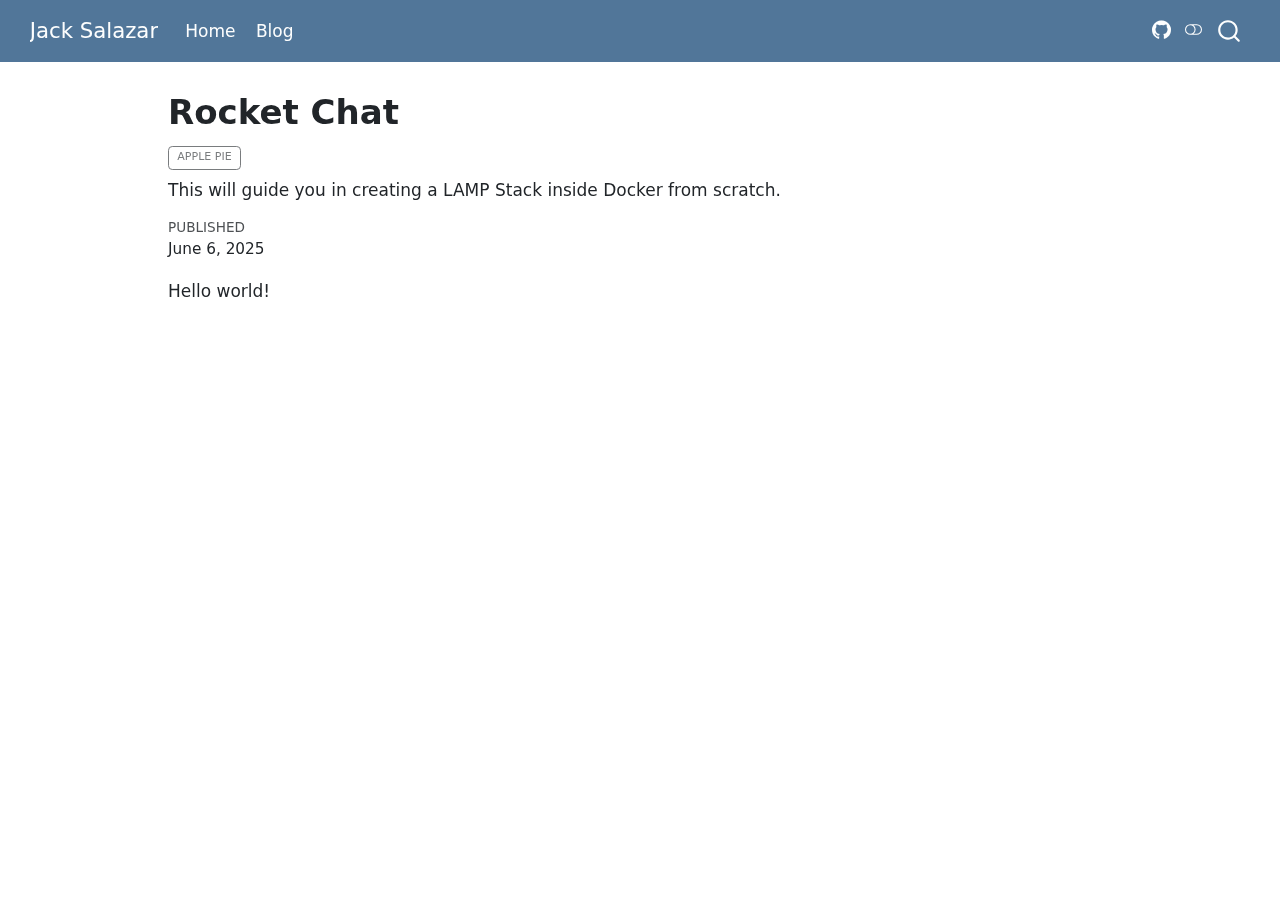
<file: blog/RocketChat/index.html>
<!DOCTYPE html>
<html xmlns="http://www.w3.org/1999/xhtml" lang="en" xml:lang="en"><head>

<meta charset="utf-8">
<meta name="generator" content="quarto-1.7.32">

<meta name="viewport" content="width=device-width, initial-scale=1.0, user-scalable=yes">

<meta name="dcterms.date" content="2025-06-06">
<meta name="description" content="This will guide you in creating a LAMP Stack inside Docker from scratch.">

<title>Rocket Chat – Jack Salazar</title>
<style>
code{white-space: pre-wrap;}
span.smallcaps{font-variant: small-caps;}
div.columns{display: flex; gap: min(4vw, 1.5em);}
div.column{flex: auto; overflow-x: auto;}
div.hanging-indent{margin-left: 1.5em; text-indent: -1.5em;}
ul.task-list{list-style: none;}
ul.task-list li input[type="checkbox"] {
  width: 0.8em;
  margin: 0 0.8em 0.2em -1em; /* quarto-specific, see https://github.com/quarto-dev/quarto-cli/issues/4556 */ 
  vertical-align: middle;
}
</style>


<script src="../../site_libs/quarto-nav/quarto-nav.js"></script>
<script src="../../site_libs/quarto-nav/headroom.min.js"></script>
<script src="../../site_libs/clipboard/clipboard.min.js"></script>
<script src="../../site_libs/quarto-search/autocomplete.umd.js"></script>
<script src="../../site_libs/quarto-search/fuse.min.js"></script>
<script src="../../site_libs/quarto-search/quarto-search.js"></script>
<meta name="quarto:offset" content="../../">
<script src="../../site_libs/quarto-html/quarto.js" type="module"></script>
<script src="../../site_libs/quarto-html/tabsets/tabsets.js" type="module"></script>
<script src="../../site_libs/quarto-html/popper.min.js"></script>
<script src="../../site_libs/quarto-html/tippy.umd.min.js"></script>
<script src="../../site_libs/quarto-html/anchor.min.js"></script>
<link href="../../site_libs/quarto-html/tippy.css" rel="stylesheet">
<link href="../../site_libs/quarto-html/quarto-syntax-highlighting-37eea08aefeeee20ff55810ff984fec1.css" rel="stylesheet" class="quarto-color-scheme" id="quarto-text-highlighting-styles">
<link href="../../site_libs/quarto-html/quarto-syntax-highlighting-dark-2fef5ea3f8957b3e4ecc936fc74692ca.css" rel="stylesheet" class="quarto-color-scheme quarto-color-alternate" id="quarto-text-highlighting-styles">
<link href="../../site_libs/quarto-html/quarto-syntax-highlighting-37eea08aefeeee20ff55810ff984fec1.css" rel="stylesheet" class="quarto-color-scheme-extra" id="quarto-text-highlighting-styles">
<script src="../../site_libs/bootstrap/bootstrap.min.js"></script>
<link href="../../site_libs/bootstrap/bootstrap-icons.css" rel="stylesheet">
<link href="../../site_libs/bootstrap/bootstrap-123bf1f8be61e52d793a06c138bba625.min.css" rel="stylesheet" append-hash="true" class="quarto-color-scheme" id="quarto-bootstrap" data-mode="light">
<link href="../../site_libs/bootstrap/bootstrap-dark-4eb7e2958a5e015016747e776a672dcd.min.css" rel="stylesheet" append-hash="true" class="quarto-color-scheme quarto-color-alternate" id="quarto-bootstrap" data-mode="dark">
<link href="../../site_libs/bootstrap/bootstrap-123bf1f8be61e52d793a06c138bba625.min.css" rel="stylesheet" append-hash="true" class="quarto-color-scheme-extra" id="quarto-bootstrap" data-mode="light">
<script id="quarto-search-options" type="application/json">{
  "location": "navbar",
  "copy-button": false,
  "collapse-after": 3,
  "panel-placement": "end",
  "type": "overlay",
  "limit": 50,
  "keyboard-shortcut": [
    "f",
    "/",
    "s"
  ],
  "show-item-context": false,
  "language": {
    "search-no-results-text": "No results",
    "search-matching-documents-text": "matching documents",
    "search-copy-link-title": "Copy link to search",
    "search-hide-matches-text": "Hide additional matches",
    "search-more-match-text": "more match in this document",
    "search-more-matches-text": "more matches in this document",
    "search-clear-button-title": "Clear",
    "search-text-placeholder": "",
    "search-detached-cancel-button-title": "Cancel",
    "search-submit-button-title": "Submit",
    "search-label": "Search"
  }
}</script>


<link rel="stylesheet" href="../../styles.css">
</head>

<body class="nav-fixed quarto-light"><script id="quarto-html-before-body" type="application/javascript">
    const toggleBodyColorMode = (bsSheetEl) => {
      const mode = bsSheetEl.getAttribute("data-mode");
      const bodyEl = window.document.querySelector("body");
      if (mode === "dark") {
        bodyEl.classList.add("quarto-dark");
        bodyEl.classList.remove("quarto-light");
      } else {
        bodyEl.classList.add("quarto-light");
        bodyEl.classList.remove("quarto-dark");
      }
    }
    const toggleBodyColorPrimary = () => {
      const bsSheetEl = window.document.querySelector("link#quarto-bootstrap:not([rel=disabled-stylesheet])");
      if (bsSheetEl) {
        toggleBodyColorMode(bsSheetEl);
      }
    }
    const setColorSchemeToggle = (alternate) => {
      const toggles = window.document.querySelectorAll('.quarto-color-scheme-toggle');
      for (let i=0; i < toggles.length; i++) {
        const toggle = toggles[i];
        if (toggle) {
          if (alternate) {
            toggle.classList.add("alternate");
          } else {
            toggle.classList.remove("alternate");
          }
        }
      }
    };
    const toggleColorMode = (alternate) => {
      // Switch the stylesheets
      const primaryStylesheets = window.document.querySelectorAll('link.quarto-color-scheme:not(.quarto-color-alternate)');
      const alternateStylesheets = window.document.querySelectorAll('link.quarto-color-scheme.quarto-color-alternate');
      manageTransitions('#quarto-margin-sidebar .nav-link', false);
      if (alternate) {
        // note: dark is layered on light, we don't disable primary!
        enableStylesheet(alternateStylesheets);
        for (const sheetNode of alternateStylesheets) {
          if (sheetNode.id === "quarto-bootstrap") {
            toggleBodyColorMode(sheetNode);
          }
        }
      } else {
        disableStylesheet(alternateStylesheets);
        enableStylesheet(primaryStylesheets)
        toggleBodyColorPrimary();
      }
      manageTransitions('#quarto-margin-sidebar .nav-link', true);
      // Switch the toggles
      setColorSchemeToggle(alternate)
      // Hack to workaround the fact that safari doesn't
      // properly recolor the scrollbar when toggling (#1455)
      if (navigator.userAgent.indexOf('Safari') > 0 && navigator.userAgent.indexOf('Chrome') == -1) {
        manageTransitions("body", false);
        window.scrollTo(0, 1);
        setTimeout(() => {
          window.scrollTo(0, 0);
          manageTransitions("body", true);
        }, 40);
      }
    }
    const disableStylesheet = (stylesheets) => {
      for (let i=0; i < stylesheets.length; i++) {
        const stylesheet = stylesheets[i];
        stylesheet.rel = 'disabled-stylesheet';
      }
    }
    const enableStylesheet = (stylesheets) => {
      for (let i=0; i < stylesheets.length; i++) {
        const stylesheet = stylesheets[i];
        if(stylesheet.rel !== 'stylesheet') { // for Chrome, which will still FOUC without this check
          stylesheet.rel = 'stylesheet';
        }
      }
    }
    const manageTransitions = (selector, allowTransitions) => {
      const els = window.document.querySelectorAll(selector);
      for (let i=0; i < els.length; i++) {
        const el = els[i];
        if (allowTransitions) {
          el.classList.remove('notransition');
        } else {
          el.classList.add('notransition');
        }
      }
    }
    const isFileUrl = () => {
      return window.location.protocol === 'file:';
    }
    const hasAlternateSentinel = () => {
      let styleSentinel = getColorSchemeSentinel();
      if (styleSentinel !== null) {
        return styleSentinel === "alternate";
      } else {
        return false;
      }
    }
    const setStyleSentinel = (alternate) => {
      const value = alternate ? "alternate" : "default";
      if (!isFileUrl()) {
        window.localStorage.setItem("quarto-color-scheme", value);
      } else {
        localAlternateSentinel = value;
      }
    }
    const getColorSchemeSentinel = () => {
      if (!isFileUrl()) {
        const storageValue = window.localStorage.getItem("quarto-color-scheme");
        return storageValue != null ? storageValue : localAlternateSentinel;
      } else {
        return localAlternateSentinel;
      }
    }
    const toggleGiscusIfUsed = (isAlternate, darkModeDefault) => {
      const baseTheme = document.querySelector('#giscus-base-theme')?.value ?? 'light';
      const alternateTheme = document.querySelector('#giscus-alt-theme')?.value ?? 'dark';
      let newTheme = '';
      if(authorPrefersDark) {
        newTheme = isAlternate ? baseTheme : alternateTheme;
      } else {
        newTheme = isAlternate ? alternateTheme : baseTheme;
      }
      const changeGiscusTheme = () => {
        // From: https://github.com/giscus/giscus/issues/336
        const sendMessage = (message) => {
          const iframe = document.querySelector('iframe.giscus-frame');
          if (!iframe) return;
          iframe.contentWindow.postMessage({ giscus: message }, 'https://giscus.app');
        }
        sendMessage({
          setConfig: {
            theme: newTheme
          }
        });
      }
      const isGiscussLoaded = window.document.querySelector('iframe.giscus-frame') !== null;
      if (isGiscussLoaded) {
        changeGiscusTheme();
      }
    };
    const authorPrefersDark = false;
    const darkModeDefault = authorPrefersDark;
      document.querySelector('link#quarto-text-highlighting-styles.quarto-color-scheme-extra').rel = 'disabled-stylesheet';
      document.querySelector('link#quarto-bootstrap.quarto-color-scheme-extra').rel = 'disabled-stylesheet';
    let localAlternateSentinel = darkModeDefault ? 'alternate' : 'default';
    // Dark / light mode switch
    window.quartoToggleColorScheme = () => {
      // Read the current dark / light value
      let toAlternate = !hasAlternateSentinel();
      toggleColorMode(toAlternate);
      setStyleSentinel(toAlternate);
      toggleGiscusIfUsed(toAlternate, darkModeDefault);
      window.dispatchEvent(new Event('resize'));
    };
    // Switch to dark mode if need be
    if (hasAlternateSentinel()) {
      toggleColorMode(true);
    } else {
      toggleColorMode(false);
    }
  </script>

<div id="quarto-search-results"></div>
  <header id="quarto-header" class="headroom fixed-top">
    <nav class="navbar navbar-expand-lg " data-bs-theme="dark">
      <div class="navbar-container container-fluid">
      <div class="navbar-brand-container mx-auto">
    <a class="navbar-brand" href="../../index.html">
    <span class="navbar-title">Jack Salazar</span>
    </a>
  </div>
            <div id="quarto-search" class="" title="Search"></div>
          <button class="navbar-toggler" type="button" data-bs-toggle="collapse" data-bs-target="#navbarCollapse" aria-controls="navbarCollapse" role="menu" aria-expanded="false" aria-label="Toggle navigation" onclick="if (window.quartoToggleHeadroom) { window.quartoToggleHeadroom(); }">
  <span class="navbar-toggler-icon"></span>
</button>
          <div class="collapse navbar-collapse" id="navbarCollapse">
            <ul class="navbar-nav navbar-nav-scroll me-auto">
  <li class="nav-item">
    <a class="nav-link" href="../../index.html"> 
<span class="menu-text">Home</span></a>
  </li>  
  <li class="nav-item">
    <a class="nav-link" href="../../blog/index.html"> 
<span class="menu-text">Blog</span></a>
  </li>  
</ul>
            <ul class="navbar-nav navbar-nav-scroll ms-auto">
  <li class="nav-item compact">
    <a class="nav-link" href="https://github.com/JackSalazar"> <i class="bi bi-github" role="img">
</i> 
<span class="menu-text"></span></a>
  </li>  
</ul>
          </div> <!-- /navcollapse -->
            <div class="quarto-navbar-tools">
  <a href="" class="quarto-color-scheme-toggle quarto-navigation-tool  px-1" onclick="window.quartoToggleColorScheme(); return false;" title="Toggle dark mode"><i class="bi"></i></a>
</div>
      </div> <!-- /container-fluid -->
    </nav>
</header>
<!-- content -->
<div id="quarto-content" class="quarto-container page-columns page-rows-contents page-layout-article page-navbar">
<!-- sidebar -->
<!-- margin-sidebar -->
    <div id="quarto-margin-sidebar" class="sidebar margin-sidebar zindex-bottom">
        
    </div>
<!-- main -->
<main class="content" id="quarto-document-content">


<header id="title-block-header" class="quarto-title-block default">
<div class="quarto-title">
<h1 class="title">Rocket Chat</h1>
  <div class="quarto-categories">
    <div class="quarto-category">Apple pie</div>
  </div>
  </div>

<div>
  <div class="description">
    This will guide you in creating a LAMP Stack inside Docker from scratch.
  </div>
</div>


<div class="quarto-title-meta">

    
    <div>
    <div class="quarto-title-meta-heading">Published</div>
    <div class="quarto-title-meta-contents">
      <p class="date">June 6, 2025</p>
    </div>
  </div>
  
    
  </div>
  


</header>


<p>Hello world!</p>



</main> <!-- /main -->
<script id="quarto-html-after-body" type="application/javascript">
  window.document.addEventListener("DOMContentLoaded", function (event) {
    // Ensure there is a toggle, if there isn't float one in the top right
    if (window.document.querySelector('.quarto-color-scheme-toggle') === null) {
      const a = window.document.createElement('a');
      a.classList.add('top-right');
      a.classList.add('quarto-color-scheme-toggle');
      a.href = "";
      a.onclick = function() { try { window.quartoToggleColorScheme(); } catch {} return false; };
      const i = window.document.createElement("i");
      i.classList.add('bi');
      a.appendChild(i);
      window.document.body.appendChild(a);
    }
    setColorSchemeToggle(hasAlternateSentinel())
    const icon = "";
    const anchorJS = new window.AnchorJS();
    anchorJS.options = {
      placement: 'right',
      icon: icon
    };
    anchorJS.add('.anchored');
    const isCodeAnnotation = (el) => {
      for (const clz of el.classList) {
        if (clz.startsWith('code-annotation-')) {                     
          return true;
        }
      }
      return false;
    }
    const onCopySuccess = function(e) {
      // button target
      const button = e.trigger;
      // don't keep focus
      button.blur();
      // flash "checked"
      button.classList.add('code-copy-button-checked');
      var currentTitle = button.getAttribute("title");
      button.setAttribute("title", "Copied!");
      let tooltip;
      if (window.bootstrap) {
        button.setAttribute("data-bs-toggle", "tooltip");
        button.setAttribute("data-bs-placement", "left");
        button.setAttribute("data-bs-title", "Copied!");
        tooltip = new bootstrap.Tooltip(button, 
          { trigger: "manual", 
            customClass: "code-copy-button-tooltip",
            offset: [0, -8]});
        tooltip.show();    
      }
      setTimeout(function() {
        if (tooltip) {
          tooltip.hide();
          button.removeAttribute("data-bs-title");
          button.removeAttribute("data-bs-toggle");
          button.removeAttribute("data-bs-placement");
        }
        button.setAttribute("title", currentTitle);
        button.classList.remove('code-copy-button-checked');
      }, 1000);
      // clear code selection
      e.clearSelection();
    }
    const getTextToCopy = function(trigger) {
        const codeEl = trigger.previousElementSibling.cloneNode(true);
        for (const childEl of codeEl.children) {
          if (isCodeAnnotation(childEl)) {
            childEl.remove();
          }
        }
        return codeEl.innerText;
    }
    const clipboard = new window.ClipboardJS('.code-copy-button:not([data-in-quarto-modal])', {
      text: getTextToCopy
    });
    clipboard.on('success', onCopySuccess);
    if (window.document.getElementById('quarto-embedded-source-code-modal')) {
      const clipboardModal = new window.ClipboardJS('.code-copy-button[data-in-quarto-modal]', {
        text: getTextToCopy,
        container: window.document.getElementById('quarto-embedded-source-code-modal')
      });
      clipboardModal.on('success', onCopySuccess);
    }
      var localhostRegex = new RegExp(/^(?:http|https):\/\/localhost\:?[0-9]*\//);
      var mailtoRegex = new RegExp(/^mailto:/);
        var filterRegex = new RegExp("https:\/\/JackSalazar\.github\.io\/");
      var isInternal = (href) => {
          return filterRegex.test(href) || localhostRegex.test(href) || mailtoRegex.test(href);
      }
      // Inspect non-navigation links and adorn them if external
     var links = window.document.querySelectorAll('a[href]:not(.nav-link):not(.navbar-brand):not(.toc-action):not(.sidebar-link):not(.sidebar-item-toggle):not(.pagination-link):not(.no-external):not([aria-hidden]):not(.dropdown-item):not(.quarto-navigation-tool):not(.about-link)');
      for (var i=0; i<links.length; i++) {
        const link = links[i];
        if (!isInternal(link.href)) {
          // undo the damage that might have been done by quarto-nav.js in the case of
          // links that we want to consider external
          if (link.dataset.originalHref !== undefined) {
            link.href = link.dataset.originalHref;
          }
        }
      }
    function tippyHover(el, contentFn, onTriggerFn, onUntriggerFn) {
      const config = {
        allowHTML: true,
        maxWidth: 500,
        delay: 100,
        arrow: false,
        appendTo: function(el) {
            return el.parentElement;
        },
        interactive: true,
        interactiveBorder: 10,
        theme: 'quarto',
        placement: 'bottom-start',
      };
      if (contentFn) {
        config.content = contentFn;
      }
      if (onTriggerFn) {
        config.onTrigger = onTriggerFn;
      }
      if (onUntriggerFn) {
        config.onUntrigger = onUntriggerFn;
      }
      window.tippy(el, config); 
    }
    const noterefs = window.document.querySelectorAll('a[role="doc-noteref"]');
    for (var i=0; i<noterefs.length; i++) {
      const ref = noterefs[i];
      tippyHover(ref, function() {
        // use id or data attribute instead here
        let href = ref.getAttribute('data-footnote-href') || ref.getAttribute('href');
        try { href = new URL(href).hash; } catch {}
        const id = href.replace(/^#\/?/, "");
        const note = window.document.getElementById(id);
        if (note) {
          return note.innerHTML;
        } else {
          return "";
        }
      });
    }
    const xrefs = window.document.querySelectorAll('a.quarto-xref');
    const processXRef = (id, note) => {
      // Strip column container classes
      const stripColumnClz = (el) => {
        el.classList.remove("page-full", "page-columns");
        if (el.children) {
          for (const child of el.children) {
            stripColumnClz(child);
          }
        }
      }
      stripColumnClz(note)
      if (id === null || id.startsWith('sec-')) {
        // Special case sections, only their first couple elements
        const container = document.createElement("div");
        if (note.children && note.children.length > 2) {
          container.appendChild(note.children[0].cloneNode(true));
          for (let i = 1; i < note.children.length; i++) {
            const child = note.children[i];
            if (child.tagName === "P" && child.innerText === "") {
              continue;
            } else {
              container.appendChild(child.cloneNode(true));
              break;
            }
          }
          if (window.Quarto?.typesetMath) {
            window.Quarto.typesetMath(container);
          }
          return container.innerHTML
        } else {
          if (window.Quarto?.typesetMath) {
            window.Quarto.typesetMath(note);
          }
          return note.innerHTML;
        }
      } else {
        // Remove any anchor links if they are present
        const anchorLink = note.querySelector('a.anchorjs-link');
        if (anchorLink) {
          anchorLink.remove();
        }
        if (window.Quarto?.typesetMath) {
          window.Quarto.typesetMath(note);
        }
        if (note.classList.contains("callout")) {
          return note.outerHTML;
        } else {
          return note.innerHTML;
        }
      }
    }
    for (var i=0; i<xrefs.length; i++) {
      const xref = xrefs[i];
      tippyHover(xref, undefined, function(instance) {
        instance.disable();
        let url = xref.getAttribute('href');
        let hash = undefined; 
        if (url.startsWith('#')) {
          hash = url;
        } else {
          try { hash = new URL(url).hash; } catch {}
        }
        if (hash) {
          const id = hash.replace(/^#\/?/, "");
          const note = window.document.getElementById(id);
          if (note !== null) {
            try {
              const html = processXRef(id, note.cloneNode(true));
              instance.setContent(html);
            } finally {
              instance.enable();
              instance.show();
            }
          } else {
            // See if we can fetch this
            fetch(url.split('#')[0])
            .then(res => res.text())
            .then(html => {
              const parser = new DOMParser();
              const htmlDoc = parser.parseFromString(html, "text/html");
              const note = htmlDoc.getElementById(id);
              if (note !== null) {
                const html = processXRef(id, note);
                instance.setContent(html);
              } 
            }).finally(() => {
              instance.enable();
              instance.show();
            });
          }
        } else {
          // See if we can fetch a full url (with no hash to target)
          // This is a special case and we should probably do some content thinning / targeting
          fetch(url)
          .then(res => res.text())
          .then(html => {
            const parser = new DOMParser();
            const htmlDoc = parser.parseFromString(html, "text/html");
            const note = htmlDoc.querySelector('main.content');
            if (note !== null) {
              // This should only happen for chapter cross references
              // (since there is no id in the URL)
              // remove the first header
              if (note.children.length > 0 && note.children[0].tagName === "HEADER") {
                note.children[0].remove();
              }
              const html = processXRef(null, note);
              instance.setContent(html);
            } 
          }).finally(() => {
            instance.enable();
            instance.show();
          });
        }
      }, function(instance) {
      });
    }
        let selectedAnnoteEl;
        const selectorForAnnotation = ( cell, annotation) => {
          let cellAttr = 'data-code-cell="' + cell + '"';
          let lineAttr = 'data-code-annotation="' +  annotation + '"';
          const selector = 'span[' + cellAttr + '][' + lineAttr + ']';
          return selector;
        }
        const selectCodeLines = (annoteEl) => {
          const doc = window.document;
          const targetCell = annoteEl.getAttribute("data-target-cell");
          const targetAnnotation = annoteEl.getAttribute("data-target-annotation");
          const annoteSpan = window.document.querySelector(selectorForAnnotation(targetCell, targetAnnotation));
          const lines = annoteSpan.getAttribute("data-code-lines").split(",");
          const lineIds = lines.map((line) => {
            return targetCell + "-" + line;
          })
          let top = null;
          let height = null;
          let parent = null;
          if (lineIds.length > 0) {
              //compute the position of the single el (top and bottom and make a div)
              const el = window.document.getElementById(lineIds[0]);
              top = el.offsetTop;
              height = el.offsetHeight;
              parent = el.parentElement.parentElement;
            if (lineIds.length > 1) {
              const lastEl = window.document.getElementById(lineIds[lineIds.length - 1]);
              const bottom = lastEl.offsetTop + lastEl.offsetHeight;
              height = bottom - top;
            }
            if (top !== null && height !== null && parent !== null) {
              // cook up a div (if necessary) and position it 
              let div = window.document.getElementById("code-annotation-line-highlight");
              if (div === null) {
                div = window.document.createElement("div");
                div.setAttribute("id", "code-annotation-line-highlight");
                div.style.position = 'absolute';
                parent.appendChild(div);
              }
              div.style.top = top - 2 + "px";
              div.style.height = height + 4 + "px";
              div.style.left = 0;
              let gutterDiv = window.document.getElementById("code-annotation-line-highlight-gutter");
              if (gutterDiv === null) {
                gutterDiv = window.document.createElement("div");
                gutterDiv.setAttribute("id", "code-annotation-line-highlight-gutter");
                gutterDiv.style.position = 'absolute';
                const codeCell = window.document.getElementById(targetCell);
                const gutter = codeCell.querySelector('.code-annotation-gutter');
                gutter.appendChild(gutterDiv);
              }
              gutterDiv.style.top = top - 2 + "px";
              gutterDiv.style.height = height + 4 + "px";
            }
            selectedAnnoteEl = annoteEl;
          }
        };
        const unselectCodeLines = () => {
          const elementsIds = ["code-annotation-line-highlight", "code-annotation-line-highlight-gutter"];
          elementsIds.forEach((elId) => {
            const div = window.document.getElementById(elId);
            if (div) {
              div.remove();
            }
          });
          selectedAnnoteEl = undefined;
        };
          // Handle positioning of the toggle
      window.addEventListener(
        "resize",
        throttle(() => {
          elRect = undefined;
          if (selectedAnnoteEl) {
            selectCodeLines(selectedAnnoteEl);
          }
        }, 10)
      );
      function throttle(fn, ms) {
      let throttle = false;
      let timer;
        return (...args) => {
          if(!throttle) { // first call gets through
              fn.apply(this, args);
              throttle = true;
          } else { // all the others get throttled
              if(timer) clearTimeout(timer); // cancel #2
              timer = setTimeout(() => {
                fn.apply(this, args);
                timer = throttle = false;
              }, ms);
          }
        };
      }
        // Attach click handler to the DT
        const annoteDls = window.document.querySelectorAll('dt[data-target-cell]');
        for (const annoteDlNode of annoteDls) {
          annoteDlNode.addEventListener('click', (event) => {
            const clickedEl = event.target;
            if (clickedEl !== selectedAnnoteEl) {
              unselectCodeLines();
              const activeEl = window.document.querySelector('dt[data-target-cell].code-annotation-active');
              if (activeEl) {
                activeEl.classList.remove('code-annotation-active');
              }
              selectCodeLines(clickedEl);
              clickedEl.classList.add('code-annotation-active');
            } else {
              // Unselect the line
              unselectCodeLines();
              clickedEl.classList.remove('code-annotation-active');
            }
          });
        }
    const findCites = (el) => {
      const parentEl = el.parentElement;
      if (parentEl) {
        const cites = parentEl.dataset.cites;
        if (cites) {
          return {
            el,
            cites: cites.split(' ')
          };
        } else {
          return findCites(el.parentElement)
        }
      } else {
        return undefined;
      }
    };
    var bibliorefs = window.document.querySelectorAll('a[role="doc-biblioref"]');
    for (var i=0; i<bibliorefs.length; i++) {
      const ref = bibliorefs[i];
      const citeInfo = findCites(ref);
      if (citeInfo) {
        tippyHover(citeInfo.el, function() {
          var popup = window.document.createElement('div');
          citeInfo.cites.forEach(function(cite) {
            var citeDiv = window.document.createElement('div');
            citeDiv.classList.add('hanging-indent');
            citeDiv.classList.add('csl-entry');
            var biblioDiv = window.document.getElementById('ref-' + cite);
            if (biblioDiv) {
              citeDiv.innerHTML = biblioDiv.innerHTML;
            }
            popup.appendChild(citeDiv);
          });
          return popup.innerHTML;
        });
      }
    }
  });
  </script>
</div> <!-- /content -->




</body></html>
</file>
<file: site_libs/quarto-html/tippy.css>
.tippy-box[data-animation=fade][data-state=hidden]{opacity:0}[data-tippy-root]{max-width:calc(100vw - 10px)}.tippy-box{position:relative;background-color:#333;color:#fff;border-radius:4px;font-size:14px;line-height:1.4;white-space:normal;outline:0;transition-property:transform,visibility,opacity}.tippy-box[data-placement^=top]>.tippy-arrow{bottom:0}.tippy-box[data-placement^=top]>.tippy-arrow:before{bottom:-7px;left:0;border-width:8px 8px 0;border-top-color:initial;transform-origin:center top}.tippy-box[data-placement^=bottom]>.tippy-arrow{top:0}.tippy-box[data-placement^=bottom]>.tippy-arrow:before{top:-7px;left:0;border-width:0 8px 8px;border-bottom-color:initial;transform-origin:center bottom}.tippy-box[data-placement^=left]>.tippy-arrow{right:0}.tippy-box[data-placement^=left]>.tippy-arrow:before{border-width:8px 0 8px 8px;border-left-color:initial;right:-7px;transform-origin:center left}.tippy-box[data-placement^=right]>.tippy-arrow{left:0}.tippy-box[data-placement^=right]>.tippy-arrow:before{left:-7px;border-width:8px 8px 8px 0;border-right-color:initial;transform-origin:center right}.tippy-box[data-inertia][data-state=visible]{transition-timing-function:cubic-bezier(.54,1.5,.38,1.11)}.tippy-arrow{width:16px;height:16px;color:#333}.tippy-arrow:before{content:"";position:absolute;border-color:transparent;border-style:solid}.tippy-content{position:relative;padding:5px 9px;z-index:1}
</file>
<file: site_libs/quarto-html/quarto-syntax-highlighting-e1a5c8363afafaef2c763b6775fbf3ca.css>
/* quarto syntax highlight colors */
:root {
  --quarto-hl-ot-color: #003B4F;
  --quarto-hl-at-color: #657422;
  --quarto-hl-ss-color: #20794D;
  --quarto-hl-an-color: #5E5E5E;
  --quarto-hl-fu-color: #4758AB;
  --quarto-hl-st-color: #20794D;
  --quarto-hl-cf-color: #003B4F;
  --quarto-hl-op-color: #5E5E5E;
  --quarto-hl-er-color: #AD0000;
  --quarto-hl-bn-color: #AD0000;
  --quarto-hl-al-color: #AD0000;
  --quarto-hl-va-color: #111111;
  --quarto-hl-bu-color: inherit;
  --quarto-hl-ex-color: inherit;
  --quarto-hl-pp-color: #AD0000;
  --quarto-hl-in-color: #5E5E5E;
  --quarto-hl-vs-color: #20794D;
  --quarto-hl-wa-color: #5E5E5E;
  --quarto-hl-do-color: #5E5E5E;
  --quarto-hl-im-color: #00769E;
  --quarto-hl-ch-color: #20794D;
  --quarto-hl-dt-color: #AD0000;
  --quarto-hl-fl-color: #AD0000;
  --quarto-hl-co-color: #5E5E5E;
  --quarto-hl-cv-color: #5E5E5E;
  --quarto-hl-cn-color: #8f5902;
  --quarto-hl-sc-color: #5E5E5E;
  --quarto-hl-dv-color: #AD0000;
  --quarto-hl-kw-color: #003B4F;
}

/* other quarto variables */
:root {
  --quarto-font-monospace: SFMono-Regular, Menlo, Monaco, Consolas, "Liberation Mono", "Courier New", monospace;
}

/* syntax highlight based on Pandoc's rules */
pre > code.sourceCode > span {
  color: #003B4F;
}

code.sourceCode > span {
  color: #003B4F;
}

div.sourceCode,
div.sourceCode pre.sourceCode {
  color: #003B4F;
}

/* Normal */
code span {
  color: #003B4F;
}

/* Alert */
code span.al {
  color: #AD0000;
  font-style: inherit;
}

/* Annotation */
code span.an {
  color: #5E5E5E;
  font-style: inherit;
}

/* Attribute */
code span.at {
  color: #657422;
  font-style: inherit;
}

/* BaseN */
code span.bn {
  color: #AD0000;
  font-style: inherit;
}

/* BuiltIn */
code span.bu {
  font-style: inherit;
}

/* ControlFlow */
code span.cf {
  color: #003B4F;
  font-weight: bold;
  font-style: inherit;
}

/* Char */
code span.ch {
  color: #20794D;
  font-style: inherit;
}

/* Constant */
code span.cn {
  color: #8f5902;
  font-style: inherit;
}

/* Comment */
code span.co {
  color: #5E5E5E;
  font-style: inherit;
}

/* CommentVar */
code span.cv {
  color: #5E5E5E;
  font-style: italic;
}

/* Documentation */
code span.do {
  color: #5E5E5E;
  font-style: italic;
}

/* DataType */
code span.dt {
  color: #AD0000;
  font-style: inherit;
}

/* DecVal */
code span.dv {
  color: #AD0000;
  font-style: inherit;
}

/* Error */
code span.er {
  color: #AD0000;
  font-style: inherit;
}

/* Extension */
code span.ex {
  font-style: inherit;
}

/* Float */
code span.fl {
  color: #AD0000;
  font-style: inherit;
}

/* Function */
code span.fu {
  color: #4758AB;
  font-style: inherit;
}

/* Import */
code span.im {
  color: #00769E;
  font-style: inherit;
}

/* Information */
code span.in {
  color: #5E5E5E;
  font-style: inherit;
}

/* Keyword */
code span.kw {
  color: #003B4F;
  font-weight: bold;
  font-style: inherit;
}

/* Operator */
code span.op {
  color: #5E5E5E;
  font-style: inherit;
}

/* Other */
code span.ot {
  color: #003B4F;
  font-style: inherit;
}

/* Preprocessor */
code span.pp {
  color: #AD0000;
  font-style: inherit;
}

/* SpecialChar */
code span.sc {
  color: #5E5E5E;
  font-style: inherit;
}

/* SpecialString */
code span.ss {
  color: #20794D;
  font-style: inherit;
}

/* String */
code span.st {
  color: #20794D;
  font-style: inherit;
}

/* Variable */
code span.va {
  color: #111111;
  font-style: inherit;
}

/* VerbatimString */
code span.vs {
  color: #20794D;
  font-style: inherit;
}

/* Warning */
code span.wa {
  color: #5E5E5E;
  font-style: italic;
}

.prevent-inlining {
  content: "</";
}

/*# sourceMappingURL=c735b2cac6c846c1abc72f5ce1520814.css.map */
</file>
<file: site_libs/quarto-html/quarto-syntax-highlighting-dark-8ef56b68f8fa1e9d2ba328e99e439f80.css>
/* quarto syntax highlight colors */
:root {
  --quarto-hl-al-color: #f07178;
  --quarto-hl-an-color: #d4d0ab;
  --quarto-hl-at-color: #00e0e0;
  --quarto-hl-bn-color: #d4d0ab;
  --quarto-hl-bu-color: #abe338;
  --quarto-hl-ch-color: #abe338;
  --quarto-hl-co-color: #f8f8f2;
  --quarto-hl-cv-color: #ffd700;
  --quarto-hl-cn-color: #ffd700;
  --quarto-hl-cf-color: #ffa07a;
  --quarto-hl-dt-color: #ffa07a;
  --quarto-hl-dv-color: #d4d0ab;
  --quarto-hl-do-color: #f8f8f2;
  --quarto-hl-er-color: #f07178;
  --quarto-hl-ex-color: #00e0e0;
  --quarto-hl-fl-color: #d4d0ab;
  --quarto-hl-fu-color: #ffa07a;
  --quarto-hl-im-color: #abe338;
  --quarto-hl-in-color: #d4d0ab;
  --quarto-hl-kw-color: #ffa07a;
  --quarto-hl-op-color: #ffa07a;
  --quarto-hl-ot-color: #00e0e0;
  --quarto-hl-pp-color: #dcc6e0;
  --quarto-hl-re-color: #00e0e0;
  --quarto-hl-sc-color: #abe338;
  --quarto-hl-ss-color: #abe338;
  --quarto-hl-st-color: #abe338;
  --quarto-hl-va-color: #00e0e0;
  --quarto-hl-vs-color: #abe338;
  --quarto-hl-wa-color: #dcc6e0;
}

/* other quarto variables */
:root {
  --quarto-font-monospace: SFMono-Regular, Menlo, Monaco, Consolas, "Liberation Mono", "Courier New", monospace;
}

/* syntax highlight based on Pandoc's rules */
pre > code.sourceCode > span {
  color: #f8f8f2;
}

code.sourceCode > span {
  color: #f8f8f2;
}

div.sourceCode,
div.sourceCode pre.sourceCode {
  color: #f8f8f2;
}

/* Normal */
code span {
  color: #f8f8f2;
}

/* Alert */
code span.al {
  color: #f07178;
}

/* Annotation */
code span.an {
  color: #d4d0ab;
}

/* Attribute */
code span.at {
  color: #00e0e0;
}

/* BaseN */
code span.bn {
  color: #d4d0ab;
}

/* BuiltIn */
code span.bu {
  color: #abe338;
}

/* ControlFlow */
code span.cf {
  font-weight: bold;
  color: #ffa07a;
}

/* Char */
code span.ch {
  color: #abe338;
}

/* Constant */
code span.cn {
  color: #ffd700;
}

/* Comment */
code span.co {
  font-style: italic;
  color: #f8f8f2;
}

/* CommentVar */
code span.cv {
  color: #ffd700;
}

/* Documentation */
code span.do {
  color: #f8f8f2;
}

/* DataType */
code span.dt {
  color: #ffa07a;
}

/* DecVal */
code span.dv {
  color: #d4d0ab;
}

/* Error */
code span.er {
  color: #f07178;
  text-decoration: underline;
}

/* Extension */
code span.ex {
  font-weight: bold;
  color: #00e0e0;
}

/* Float */
code span.fl {
  color: #d4d0ab;
}

/* Function */
code span.fu {
  color: #ffa07a;
}

/* Import */
code span.im {
  color: #abe338;
}

/* Information */
code span.in {
  color: #d4d0ab;
}

/* Keyword */
code span.kw {
  font-weight: bold;
  color: #ffa07a;
}

/* Operator */
code span.op {
  color: #ffa07a;
}

/* Other */
code span.ot {
  color: #00e0e0;
}

/* Preprocessor */
code span.pp {
  color: #dcc6e0;
}

/* RegionMarker */
code span.re {
  background-color: #f8f8f2;
  color: #00e0e0;
}

/* SpecialChar */
code span.sc {
  color: #abe338;
}

/* SpecialString */
code span.ss {
  color: #abe338;
}

/* String */
code span.st {
  color: #abe338;
}

/* Variable */
code span.va {
  color: #00e0e0;
}

/* VerbatimString */
code span.vs {
  color: #abe338;
}

/* Warning */
code span.wa {
  color: #dcc6e0;
}

.prevent-inlining {
  content: "</";
}

/*# sourceMappingURL=cf5278f7cea5512246cb3b41cb474b3b.css.map */
</file>
<file: styles.css>
/* css styles */
</file>
<file: site_libs/quarto-html/quarto-syntax-highlighting-ea385d0e468b0dd5ea5bf0780b1290d9.css>
/* quarto syntax highlight colors */
:root {
  --quarto-hl-ot-color: #003B4F;
  --quarto-hl-at-color: #657422;
  --quarto-hl-ss-color: #20794D;
  --quarto-hl-an-color: #5E5E5E;
  --quarto-hl-fu-color: #4758AB;
  --quarto-hl-st-color: #20794D;
  --quarto-hl-cf-color: #003B4F;
  --quarto-hl-op-color: #5E5E5E;
  --quarto-hl-er-color: #AD0000;
  --quarto-hl-bn-color: #AD0000;
  --quarto-hl-al-color: #AD0000;
  --quarto-hl-va-color: #111111;
  --quarto-hl-bu-color: inherit;
  --quarto-hl-ex-color: inherit;
  --quarto-hl-pp-color: #AD0000;
  --quarto-hl-in-color: #5E5E5E;
  --quarto-hl-vs-color: #20794D;
  --quarto-hl-wa-color: #5E5E5E;
  --quarto-hl-do-color: #5E5E5E;
  --quarto-hl-im-color: #00769E;
  --quarto-hl-ch-color: #20794D;
  --quarto-hl-dt-color: #AD0000;
  --quarto-hl-fl-color: #AD0000;
  --quarto-hl-co-color: #5E5E5E;
  --quarto-hl-cv-color: #5E5E5E;
  --quarto-hl-cn-color: #8f5902;
  --quarto-hl-sc-color: #5E5E5E;
  --quarto-hl-dv-color: #AD0000;
  --quarto-hl-kw-color: #003B4F;
}

/* other quarto variables */
:root {
  --quarto-font-monospace: SFMono-Regular, Menlo, Monaco, Consolas, "Liberation Mono", "Courier New", monospace;
}

/* syntax highlight based on Pandoc's rules */
pre > code.sourceCode > span {
  color: #003B4F;
}

code.sourceCode > span {
  color: #003B4F;
}

div.sourceCode,
div.sourceCode pre.sourceCode {
  color: #003B4F;
}

/* Normal */
code span {
  color: #003B4F;
}

/* Alert */
code span.al {
  color: #AD0000;
  font-style: inherit;
}

/* Annotation */
code span.an {
  color: #5E5E5E;
  font-style: inherit;
}

/* Attribute */
code span.at {
  color: #657422;
  font-style: inherit;
}

/* BaseN */
code span.bn {
  color: #AD0000;
  font-style: inherit;
}

/* BuiltIn */
code span.bu {
  font-style: inherit;
}

/* ControlFlow */
code span.cf {
  color: #003B4F;
  font-weight: bold;
  font-style: inherit;
}

/* Char */
code span.ch {
  color: #20794D;
  font-style: inherit;
}

/* Constant */
code span.cn {
  color: #8f5902;
  font-style: inherit;
}

/* Comment */
code span.co {
  color: #5E5E5E;
  font-style: inherit;
}

/* CommentVar */
code span.cv {
  color: #5E5E5E;
  font-style: italic;
}

/* Documentation */
code span.do {
  color: #5E5E5E;
  font-style: italic;
}

/* DataType */
code span.dt {
  color: #AD0000;
  font-style: inherit;
}

/* DecVal */
code span.dv {
  color: #AD0000;
  font-style: inherit;
}

/* Error */
code span.er {
  color: #AD0000;
  font-style: inherit;
}

/* Extension */
code span.ex {
  font-style: inherit;
}

/* Float */
code span.fl {
  color: #AD0000;
  font-style: inherit;
}

/* Function */
code span.fu {
  color: #4758AB;
  font-style: inherit;
}

/* Import */
code span.im {
  color: #00769E;
  font-style: inherit;
}

/* Information */
code span.in {
  color: #5E5E5E;
  font-style: inherit;
}

/* Keyword */
code span.kw {
  color: #003B4F;
  font-weight: bold;
  font-style: inherit;
}

/* Operator */
code span.op {
  color: #5E5E5E;
  font-style: inherit;
}

/* Other */
code span.ot {
  color: #003B4F;
  font-style: inherit;
}

/* Preprocessor */
code span.pp {
  color: #AD0000;
  font-style: inherit;
}

/* SpecialChar */
code span.sc {
  color: #5E5E5E;
  font-style: inherit;
}

/* SpecialString */
code span.ss {
  color: #20794D;
  font-style: inherit;
}

/* String */
code span.st {
  color: #20794D;
  font-style: inherit;
}

/* Variable */
code span.va {
  color: #111111;
  font-style: inherit;
}

/* VerbatimString */
code span.vs {
  color: #20794D;
  font-style: inherit;
}

/* Warning */
code span.wa {
  color: #5E5E5E;
  font-style: italic;
}

.prevent-inlining {
  content: "</";
}

/*# sourceMappingURL=538754cbb4183396a2435bcb80637e05.css.map */
</file>
<file: site_libs/quarto-html/quarto-syntax-highlighting-dark-bc185b5c5bdbcb35c2eb49d8a876ef70.css>
/* quarto syntax highlight colors */
:root {
  --quarto-hl-al-color: #f07178;
  --quarto-hl-an-color: #d4d0ab;
  --quarto-hl-at-color: #00e0e0;
  --quarto-hl-bn-color: #d4d0ab;
  --quarto-hl-bu-color: #abe338;
  --quarto-hl-ch-color: #abe338;
  --quarto-hl-co-color: #f8f8f2;
  --quarto-hl-cv-color: #ffd700;
  --quarto-hl-cn-color: #ffd700;
  --quarto-hl-cf-color: #ffa07a;
  --quarto-hl-dt-color: #ffa07a;
  --quarto-hl-dv-color: #d4d0ab;
  --quarto-hl-do-color: #f8f8f2;
  --quarto-hl-er-color: #f07178;
  --quarto-hl-ex-color: #00e0e0;
  --quarto-hl-fl-color: #d4d0ab;
  --quarto-hl-fu-color: #ffa07a;
  --quarto-hl-im-color: #abe338;
  --quarto-hl-in-color: #d4d0ab;
  --quarto-hl-kw-color: #ffa07a;
  --quarto-hl-op-color: #ffa07a;
  --quarto-hl-ot-color: #00e0e0;
  --quarto-hl-pp-color: #dcc6e0;
  --quarto-hl-re-color: #00e0e0;
  --quarto-hl-sc-color: #abe338;
  --quarto-hl-ss-color: #abe338;
  --quarto-hl-st-color: #abe338;
  --quarto-hl-va-color: #00e0e0;
  --quarto-hl-vs-color: #abe338;
  --quarto-hl-wa-color: #dcc6e0;
}

/* other quarto variables */
:root {
  --quarto-font-monospace: SFMono-Regular, Menlo, Monaco, Consolas, "Liberation Mono", "Courier New", monospace;
}

/* syntax highlight based on Pandoc's rules */
pre > code.sourceCode > span {
  color: #f8f8f2;
}

code.sourceCode > span {
  color: #f8f8f2;
}

div.sourceCode,
div.sourceCode pre.sourceCode {
  color: #f8f8f2;
}

/* Normal */
code span {
  color: #f8f8f2;
}

/* Alert */
code span.al {
  color: #f07178;
}

/* Annotation */
code span.an {
  color: #d4d0ab;
}

/* Attribute */
code span.at {
  color: #00e0e0;
}

/* BaseN */
code span.bn {
  color: #d4d0ab;
}

/* BuiltIn */
code span.bu {
  color: #abe338;
}

/* ControlFlow */
code span.cf {
  font-weight: bold;
  color: #ffa07a;
}

/* Char */
code span.ch {
  color: #abe338;
}

/* Constant */
code span.cn {
  color: #ffd700;
}

/* Comment */
code span.co {
  font-style: italic;
  color: #f8f8f2;
}

/* CommentVar */
code span.cv {
  color: #ffd700;
}

/* Documentation */
code span.do {
  color: #f8f8f2;
}

/* DataType */
code span.dt {
  color: #ffa07a;
}

/* DecVal */
code span.dv {
  color: #d4d0ab;
}

/* Error */
code span.er {
  color: #f07178;
  text-decoration: underline;
}

/* Extension */
code span.ex {
  font-weight: bold;
  color: #00e0e0;
}

/* Float */
code span.fl {
  color: #d4d0ab;
}

/* Function */
code span.fu {
  color: #ffa07a;
}

/* Import */
code span.im {
  color: #abe338;
}

/* Information */
code span.in {
  color: #d4d0ab;
}

/* Keyword */
code span.kw {
  font-weight: bold;
  color: #ffa07a;
}

/* Operator */
code span.op {
  color: #ffa07a;
}

/* Other */
code span.ot {
  color: #00e0e0;
}

/* Preprocessor */
code span.pp {
  color: #dcc6e0;
}

/* RegionMarker */
code span.re {
  background-color: #f8f8f2;
  color: #00e0e0;
}

/* SpecialChar */
code span.sc {
  color: #abe338;
}

/* SpecialString */
code span.ss {
  color: #abe338;
}

/* String */
code span.st {
  color: #abe338;
}

/* Variable */
code span.va {
  color: #00e0e0;
}

/* VerbatimString */
code span.vs {
  color: #abe338;
}

/* Warning */
code span.wa {
  color: #dcc6e0;
}

.prevent-inlining {
  content: "</";
}

/*# sourceMappingURL=9510e8932c082882303fe901a8ba9f6d.css.map */
</file>
<file: site_libs/quarto-html/quarto-syntax-highlighting-37eea08aefeeee20ff55810ff984fec1.css>
/* quarto syntax highlight colors */
:root {
  --quarto-hl-ot-color: #003B4F;
  --quarto-hl-at-color: #657422;
  --quarto-hl-ss-color: #20794D;
  --quarto-hl-an-color: #5E5E5E;
  --quarto-hl-fu-color: #4758AB;
  --quarto-hl-st-color: #20794D;
  --quarto-hl-cf-color: #003B4F;
  --quarto-hl-op-color: #5E5E5E;
  --quarto-hl-er-color: #AD0000;
  --quarto-hl-bn-color: #AD0000;
  --quarto-hl-al-color: #AD0000;
  --quarto-hl-va-color: #111111;
  --quarto-hl-bu-color: inherit;
  --quarto-hl-ex-color: inherit;
  --quarto-hl-pp-color: #AD0000;
  --quarto-hl-in-color: #5E5E5E;
  --quarto-hl-vs-color: #20794D;
  --quarto-hl-wa-color: #5E5E5E;
  --quarto-hl-do-color: #5E5E5E;
  --quarto-hl-im-color: #00769E;
  --quarto-hl-ch-color: #20794D;
  --quarto-hl-dt-color: #AD0000;
  --quarto-hl-fl-color: #AD0000;
  --quarto-hl-co-color: #5E5E5E;
  --quarto-hl-cv-color: #5E5E5E;
  --quarto-hl-cn-color: #8f5902;
  --quarto-hl-sc-color: #5E5E5E;
  --quarto-hl-dv-color: #AD0000;
  --quarto-hl-kw-color: #003B4F;
}

/* other quarto variables */
:root {
  --quarto-font-monospace: SFMono-Regular, Menlo, Monaco, Consolas, "Liberation Mono", "Courier New", monospace;
}

/* syntax highlight based on Pandoc's rules */
pre > code.sourceCode > span {
  color: #003B4F;
}

code.sourceCode > span {
  color: #003B4F;
}

div.sourceCode,
div.sourceCode pre.sourceCode {
  color: #003B4F;
}

/* Normal */
code span {
  color: #003B4F;
}

/* Alert */
code span.al {
  color: #AD0000;
  font-style: inherit;
}

/* Annotation */
code span.an {
  color: #5E5E5E;
  font-style: inherit;
}

/* Attribute */
code span.at {
  color: #657422;
  font-style: inherit;
}

/* BaseN */
code span.bn {
  color: #AD0000;
  font-style: inherit;
}

/* BuiltIn */
code span.bu {
  font-style: inherit;
}

/* ControlFlow */
code span.cf {
  color: #003B4F;
  font-weight: bold;
  font-style: inherit;
}

/* Char */
code span.ch {
  color: #20794D;
  font-style: inherit;
}

/* Constant */
code span.cn {
  color: #8f5902;
  font-style: inherit;
}

/* Comment */
code span.co {
  color: #5E5E5E;
  font-style: inherit;
}

/* CommentVar */
code span.cv {
  color: #5E5E5E;
  font-style: italic;
}

/* Documentation */
code span.do {
  color: #5E5E5E;
  font-style: italic;
}

/* DataType */
code span.dt {
  color: #AD0000;
  font-style: inherit;
}

/* DecVal */
code span.dv {
  color: #AD0000;
  font-style: inherit;
}

/* Error */
code span.er {
  color: #AD0000;
  font-style: inherit;
}

/* Extension */
code span.ex {
  font-style: inherit;
}

/* Float */
code span.fl {
  color: #AD0000;
  font-style: inherit;
}

/* Function */
code span.fu {
  color: #4758AB;
  font-style: inherit;
}

/* Import */
code span.im {
  color: #00769E;
  font-style: inherit;
}

/* Information */
code span.in {
  color: #5E5E5E;
  font-style: inherit;
}

/* Keyword */
code span.kw {
  color: #003B4F;
  font-weight: bold;
  font-style: inherit;
}

/* Operator */
code span.op {
  color: #5E5E5E;
  font-style: inherit;
}

/* Other */
code span.ot {
  color: #003B4F;
  font-style: inherit;
}

/* Preprocessor */
code span.pp {
  color: #AD0000;
  font-style: inherit;
}

/* SpecialChar */
code span.sc {
  color: #5E5E5E;
  font-style: inherit;
}

/* SpecialString */
code span.ss {
  color: #20794D;
  font-style: inherit;
}

/* String */
code span.st {
  color: #20794D;
  font-style: inherit;
}

/* Variable */
code span.va {
  color: #111111;
  font-style: inherit;
}

/* VerbatimString */
code span.vs {
  color: #20794D;
  font-style: inherit;
}

/* Warning */
code span.wa {
  color: #5E5E5E;
  font-style: italic;
}

.prevent-inlining {
  content: "</";
}

/*# sourceMappingURL=27d3d809615f7771493d095567f04340.css.map */
</file>
<file: site_libs/quarto-html/quarto-syntax-highlighting-dark-2fef5ea3f8957b3e4ecc936fc74692ca.css>
/* quarto syntax highlight colors */
:root {
  --quarto-hl-al-color: #f07178;
  --quarto-hl-an-color: #d4d0ab;
  --quarto-hl-at-color: #00e0e0;
  --quarto-hl-bn-color: #d4d0ab;
  --quarto-hl-bu-color: #abe338;
  --quarto-hl-ch-color: #abe338;
  --quarto-hl-co-color: #f8f8f2;
  --quarto-hl-cv-color: #ffd700;
  --quarto-hl-cn-color: #ffd700;
  --quarto-hl-cf-color: #ffa07a;
  --quarto-hl-dt-color: #ffa07a;
  --quarto-hl-dv-color: #d4d0ab;
  --quarto-hl-do-color: #f8f8f2;
  --quarto-hl-er-color: #f07178;
  --quarto-hl-ex-color: #00e0e0;
  --quarto-hl-fl-color: #d4d0ab;
  --quarto-hl-fu-color: #ffa07a;
  --quarto-hl-im-color: #abe338;
  --quarto-hl-in-color: #d4d0ab;
  --quarto-hl-kw-color: #ffa07a;
  --quarto-hl-op-color: #ffa07a;
  --quarto-hl-ot-color: #00e0e0;
  --quarto-hl-pp-color: #dcc6e0;
  --quarto-hl-re-color: #00e0e0;
  --quarto-hl-sc-color: #abe338;
  --quarto-hl-ss-color: #abe338;
  --quarto-hl-st-color: #abe338;
  --quarto-hl-va-color: #00e0e0;
  --quarto-hl-vs-color: #abe338;
  --quarto-hl-wa-color: #dcc6e0;
}

/* other quarto variables */
:root {
  --quarto-font-monospace: SFMono-Regular, Menlo, Monaco, Consolas, "Liberation Mono", "Courier New", monospace;
}

/* syntax highlight based on Pandoc's rules */
pre > code.sourceCode > span {
  color: #f8f8f2;
}

code.sourceCode > span {
  color: #f8f8f2;
}

div.sourceCode,
div.sourceCode pre.sourceCode {
  color: #f8f8f2;
}

/* Normal */
code span {
  color: #f8f8f2;
}

/* Alert */
code span.al {
  color: #f07178;
}

/* Annotation */
code span.an {
  color: #d4d0ab;
}

/* Attribute */
code span.at {
  color: #00e0e0;
}

/* BaseN */
code span.bn {
  color: #d4d0ab;
}

/* BuiltIn */
code span.bu {
  color: #abe338;
}

/* ControlFlow */
code span.cf {
  font-weight: bold;
  color: #ffa07a;
}

/* Char */
code span.ch {
  color: #abe338;
}

/* Constant */
code span.cn {
  color: #ffd700;
}

/* Comment */
code span.co {
  font-style: italic;
  color: #f8f8f2;
}

/* CommentVar */
code span.cv {
  color: #ffd700;
}

/* Documentation */
code span.do {
  color: #f8f8f2;
}

/* DataType */
code span.dt {
  color: #ffa07a;
}

/* DecVal */
code span.dv {
  color: #d4d0ab;
}

/* Error */
code span.er {
  color: #f07178;
  text-decoration: underline;
}

/* Extension */
code span.ex {
  font-weight: bold;
  color: #00e0e0;
}

/* Float */
code span.fl {
  color: #d4d0ab;
}

/* Function */
code span.fu {
  color: #ffa07a;
}

/* Import */
code span.im {
  color: #abe338;
}

/* Information */
code span.in {
  color: #d4d0ab;
}

/* Keyword */
code span.kw {
  font-weight: bold;
  color: #ffa07a;
}

/* Operator */
code span.op {
  color: #ffa07a;
}

/* Other */
code span.ot {
  color: #00e0e0;
}

/* Preprocessor */
code span.pp {
  color: #dcc6e0;
}

/* RegionMarker */
code span.re {
  background-color: #f8f8f2;
  color: #00e0e0;
}

/* SpecialChar */
code span.sc {
  color: #abe338;
}

/* SpecialString */
code span.ss {
  color: #abe338;
}

/* String */
code span.st {
  color: #abe338;
}

/* Variable */
code span.va {
  color: #00e0e0;
}

/* VerbatimString */
code span.vs {
  color: #abe338;
}

/* Warning */
code span.wa {
  color: #dcc6e0;
}

.prevent-inlining {
  content: "</";
}

/*# sourceMappingURL=9d1c423767af11a14e59cf8ecfea55bb.css.map */
</file>
